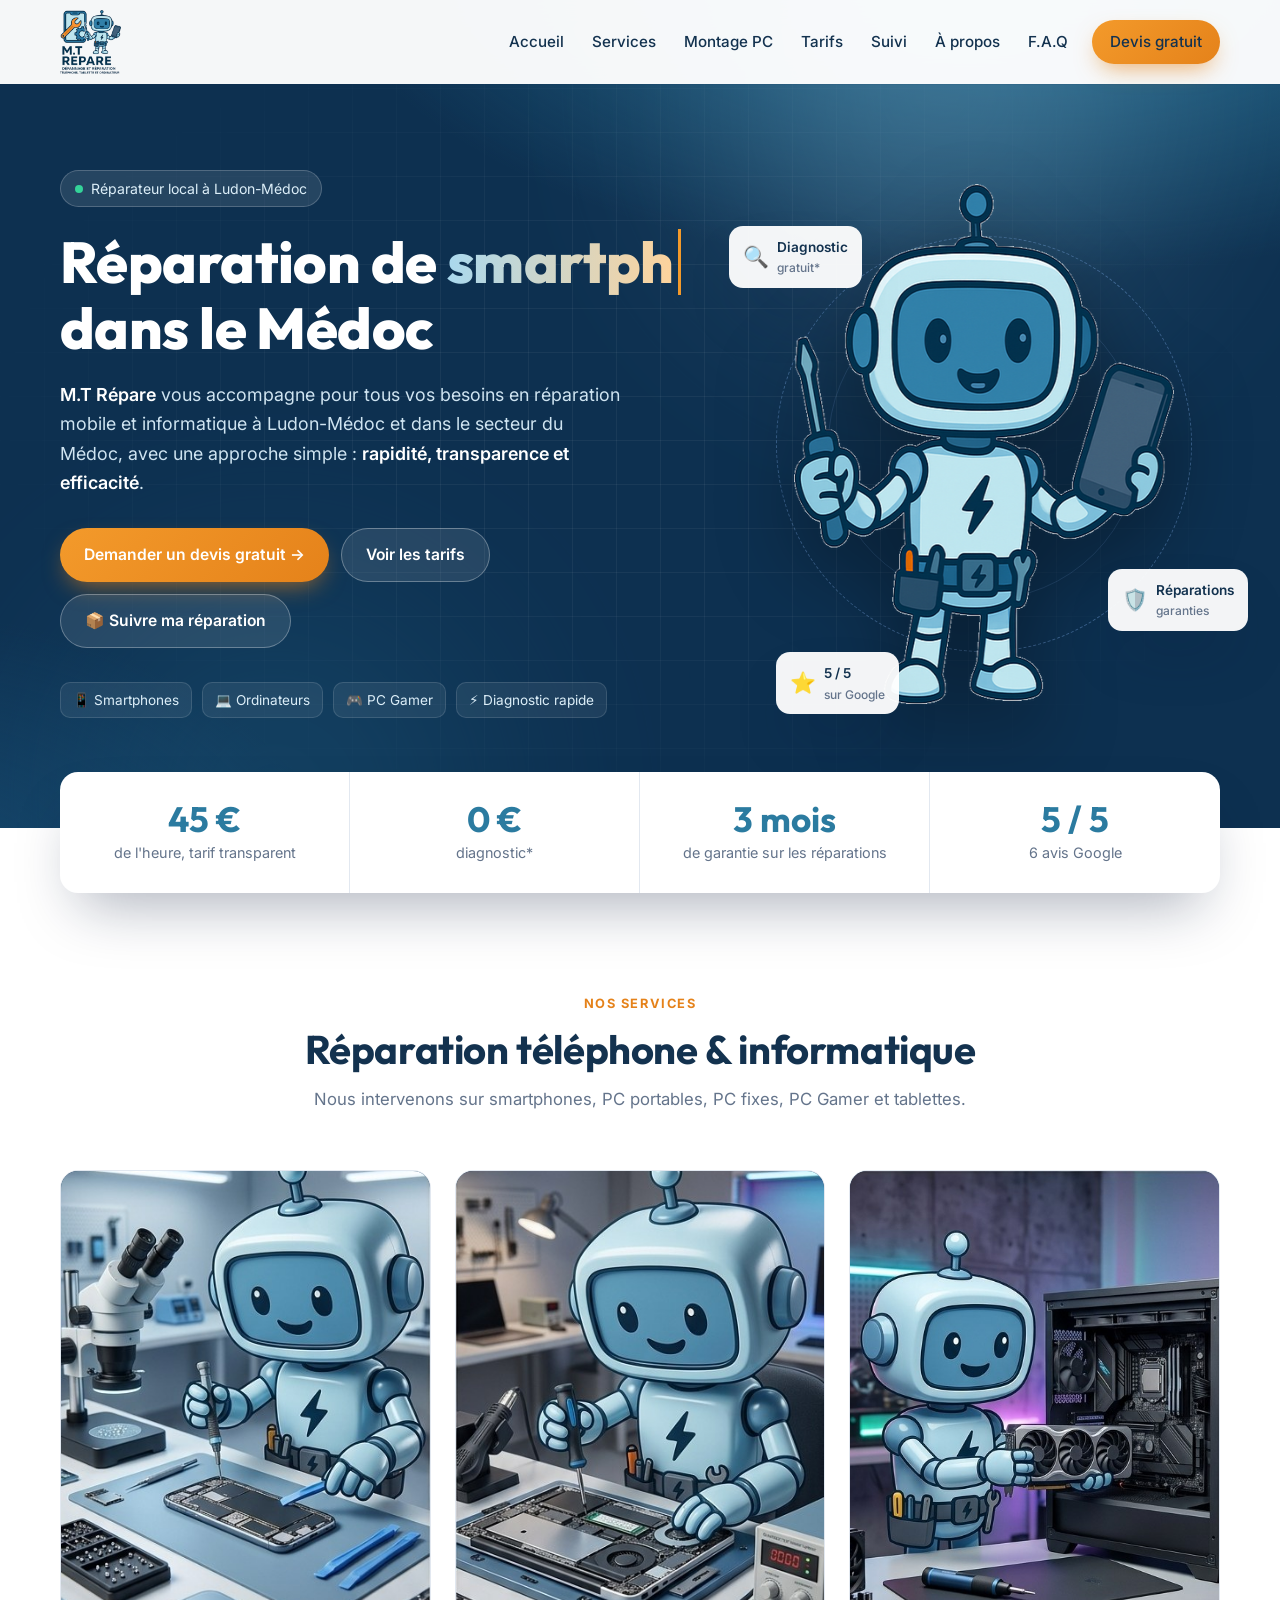
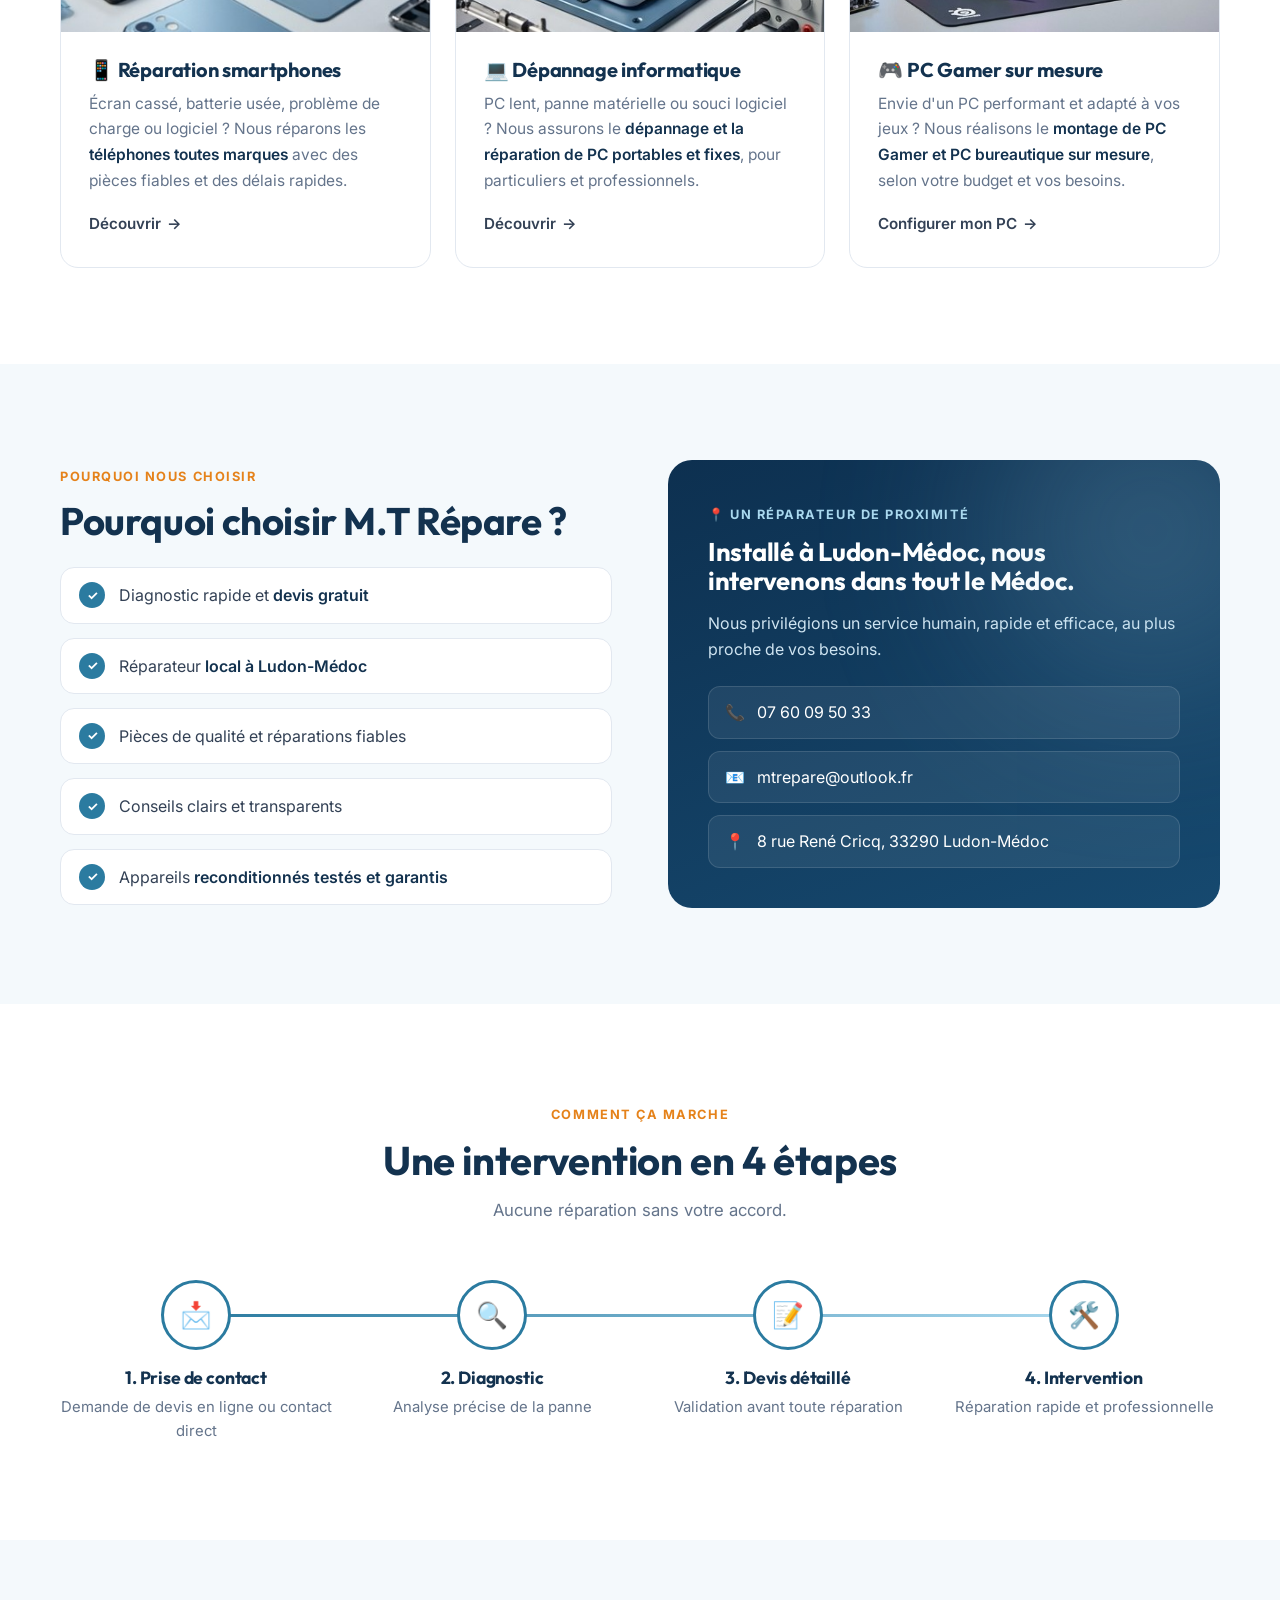
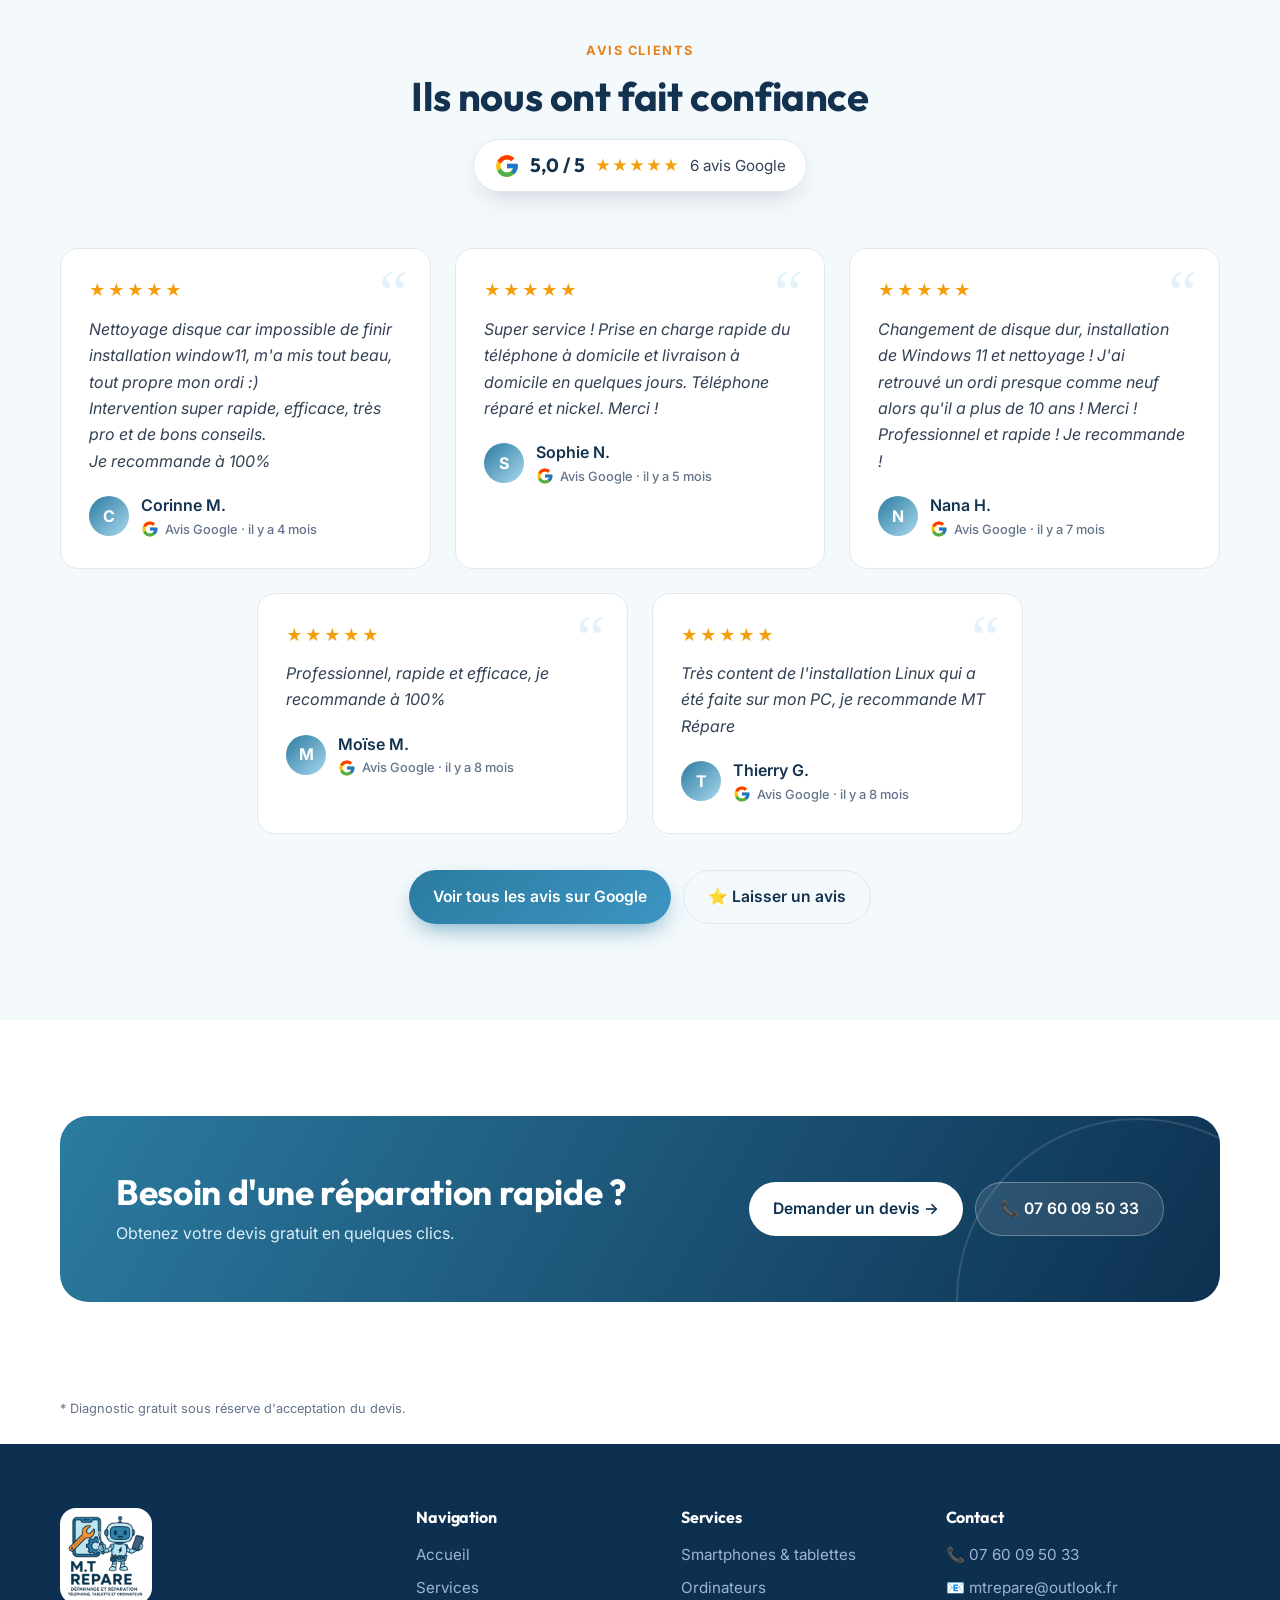
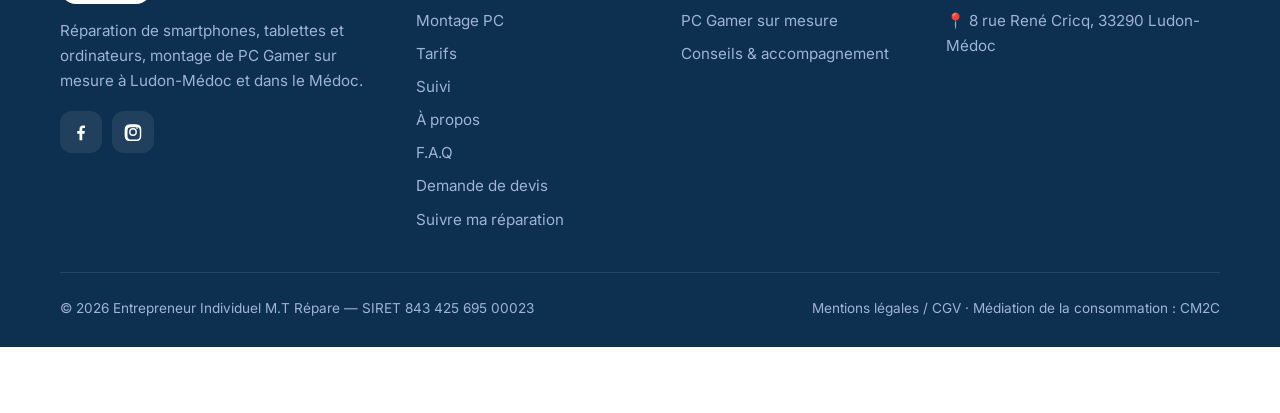
<file: index.html>
<!doctype html>
<html lang="fr">
<head>
<meta charset="utf-8">
<meta name="viewport" content="width=device-width, initial-scale=1">
<title>Réparation Téléphones &amp; PC à Ludon-Médoc | M.T Répare</title>
<meta name="description" content="M.T Répare est spécialisé dans la réparation de téléphones, ordinateurs et tablettes à Ludon-Médoc et dans le secteur du Médoc. Service fiable et transparent, avec devis gratuit.">
<link rel="canonical" href="https://www.mtrepare.fr/">
<meta property="og:type" content="website">
<meta property="og:title" content="Réparation Téléphones &amp; PC à Ludon-Médoc | M.T Répare">
<meta property="og:description" content="M.T Répare est spécialisé dans la réparation de téléphones, ordinateurs et tablettes à Ludon-Médoc et dans le secteur du Médoc. Service fiable et transparent, avec devis gratuit.">
<meta property="og:url" content="https://www.mtrepare.fr/">
<meta property="og:image" content="https://www.mtrepare.fr/img/logo-mascotte.png">
<meta name="twitter:card" content="summary_large_image">
<meta name="theme-color" content="#0B1B3A">
<link rel="icon" href="/img/mascotte.png">
<link rel="preconnect" href="https://fonts.googleapis.com">
<link rel="preconnect" href="https://fonts.gstatic.com" crossorigin>
<link href="https://fonts.googleapis.com/css2?family=Inter:wght@400;500;600;700&family=Outfit:wght@600;700;800&display=swap" rel="stylesheet">
<link rel="stylesheet" href="/assets/style.css">
<script type="application/ld+json">{"@context": "https://schema.org", "@type": "ComputerRepair", "name": "M.T Répare", "image": "https://www.mtrepare.fr/img/logo-mascotte.png", "logo": "https://www.mtrepare.fr/img/logo.png", "url": "https://www.mtrepare.fr/", "telephone": "+33760095033", "email": "mtrepare@outlook.fr", "priceRange": "€€", "address": {"@type": "PostalAddress", "streetAddress": "8 rue René Cricq", "postalCode": "33290", "addressLocality": "Ludon-Médoc", "addressRegion": "Gironde", "addressCountry": "FR"}, "areaServed": ["Ludon-Médoc", "Médoc", "Gironde"], "sameAs": ["https://facebook.com/mtrepare", "https://instagram.com/m.trepare"]}</script>

</head>
<body>
<a class="skip" href="#main">Passer au contenu principal</a>
<header class="header">
  <div class="container">
    <a class="brand" href="/" aria-label="M.T Répare — accueil"><img src="/img/logo.png" alt="M.T Répare" width="61" height="64" onerror="this.replaceWith(document.createTextNode('M.T Répare'))"></a>
    <nav class="nav" aria-label="Menu principal"><a href="/" data-path="/">Accueil</a><a href="/services" data-path="/services">Services</a><a href="/montage-pc" data-path="/montage-pc">Montage PC</a><a href="/tarifs" data-path="/tarifs">Tarifs</a><a href="/suivi" data-path="/suivi">Suivi</a><a href="/a-propos" data-path="/a-propos">À propos</a><a href="/f-a-q" data-path="/f-a-q">F.A.Q</a><a class="btn btn-accent" href="/devis">Devis gratuit</a></nav>
    <button class="burger" aria-label="Ouvrir le menu" aria-expanded="false"><span></span><span></span><span></span></button>
  </div>
</header>
<main id="main">

<section class="hero">
  <div class="glow g1"></div><div class="glow g2"></div>
  <div class="container hero-grid">
    <div>
      <span class="badge"><span class="dot"></span>Réparateur local à Ludon-Médoc</span>
      <h1>Réparation de <span class="grad rotator" data-words='["smartphone","tablette","PC portable","PC fixe","PC Gamer"]'>smartphone</span><br>dans le Médoc</h1>
      <p class="lead"><strong style="color:#fff">M.T Répare</strong> vous accompagne pour tous vos besoins en réparation mobile et informatique à Ludon-Médoc et dans le secteur du Médoc, avec une approche simple : <strong style="color:#fff">rapidité, transparence et efficacité</strong>.</p>
      <div class="cta">
        <a class="btn btn-accent" href="/devis">Demander un devis gratuit →</a>
        <a class="btn btn-ghost" href="/tarifs">Voir les tarifs</a>
        <a class="btn btn-ghost" href="/suivi">📦 Suivre ma réparation</a>
      </div>
      <div class="hero-tags"><span>📱 Smartphones</span><span>💻 Ordinateurs</span><span>🎮 PC Gamer</span><span>⚡ Diagnostic rapide</span></div>
    </div>
    <div class="hero-visual">
      <div class="ring"></div><div class="ring r2"></div>
      <img class="mascot" src="/img/mascotte.png" alt="La mascotte robot de M.T Répare" width="437" height="520">
      <div class="chip c1"><span class="ico">🔍</span><span>Diagnostic<small>gratuit*</small></span></div>
      <div class="chip c2"><span class="ico">🛡️</span><span>Réparations<small>garanties</small></span></div>
      <div class="chip c3"><span class="ico">⭐</span><span>5 / 5<small>sur Google</small></span></div>
    </div>
  </div>
</section>

<section class="stats">
  <div class="container">
    <div class="stats-grid reveal">
      <div class="stat"><b data-count="45" data-suffix=" €">45 €</b><span>de l'heure, tarif transparent</span></div>
      <div class="stat"><b>0 €</b><span>diagnostic*</span></div>
      <div class="stat"><b data-count="3" data-suffix=" mois">3 mois</b><span>de garantie sur les réparations</span></div>
      <div class="stat"><b>5 / 5</b><span>6 avis Google</span></div>
    </div>
  </div>
</section>

<section>
  <div class="container">
    <div class="section-head reveal"><span class="eyebrow">Nos services</span><h2>Réparation téléphone &amp; informatique</h2><p>Nous intervenons sur smartphones, PC portables, PC fixes, PC Gamer et tablettes.</p></div>
    <div class="cards">
      <a class="card has-img reveal d1" href="/services#telephone" style="color:inherit">
        <div class="img"><img src="/img/rep-telephone.jpg" alt="Réparation de smartphone" loading="lazy"></div>
        <div class="body"><h3>📱 Réparation smartphones</h3><p>Écran cassé, batterie usée, problème de charge ou logiciel ? Nous réparons les <strong>téléphones toutes marques</strong> avec des pièces fiables et des délais rapides.</p><span class="more">Découvrir <i>→</i></span></div>
      </a>
      <a class="card has-img reveal d2" href="/services#ordinateur" style="color:inherit">
        <div class="img"><img src="/img/rep-pc.jpg" alt="Dépannage d'ordinateur" loading="lazy"></div>
        <div class="body"><h3>💻 Dépannage informatique</h3><p>PC lent, panne matérielle ou souci logiciel ? Nous assurons le <strong>dépannage et la réparation de PC portables et fixes</strong>, pour particuliers et professionnels.</p><span class="more">Découvrir <i>→</i></span></div>
      </a>
      <a class="card has-img reveal d3" href="/montage-pc" style="color:inherit">
        <div class="img"><img src="/img/montage-pc.jpg" alt="Montage de PC Gamer sur mesure" loading="lazy" style="object-position:40% 50%"></div>
        <div class="body"><h3>🎮 PC Gamer sur mesure</h3><p>Envie d'un PC performant et adapté à vos jeux ? Nous réalisons le <strong>montage de PC Gamer et PC bureautique sur mesure</strong>, selon votre budget et vos besoins.</p><span class="more">Configurer mon PC <i>→</i></span></div>
      </a>
    </div>
  </div>
</section>

<section class="section-alt">
  <div class="container split">
    <div class="reveal">
      <span class="eyebrow">Pourquoi nous choisir</span>
      <h2 style="font-size:clamp(1.7rem,3.5vw,2.4rem)">Pourquoi choisir M.T Répare ?</h2>
      <ul class="checklist">
        <li><span class="tick">✓</span><span>Diagnostic rapide et <strong>devis gratuit</strong></span></li>
        <li><span class="tick">✓</span><span>Réparateur <strong>local à Ludon-Médoc</strong></span></li>
        <li><span class="tick">✓</span><span>Pièces de qualité et réparations fiables</span></li>
        <li><span class="tick">✓</span><span>Conseils clairs et transparents</span></li>
        <li><span class="tick">✓</span><span>Appareils <strong>reconditionnés testés et garantis</strong></span></li>
      </ul>
    </div>
    <div class="panel reveal d2">
      <span class="eyebrow" style="color:var(--cyan)">📍 Un réparateur de proximité</span>
      <h3>Installé à Ludon-Médoc, nous intervenons dans tout le Médoc.</h3>
      <p>Nous privilégions un service humain, rapide et efficace, au plus proche de vos besoins.</p>
      <div class="meta">
        <a href="tel:+33760095033">📞 <span>07 60 09 50 33</span></a>
        <a href="mailto:mtrepare@outlook.fr">📧 <span>mtrepare@outlook.fr</span></a>
        <div>📍 <span>8 rue René Cricq, 33290 Ludon-Médoc</span></div>
      </div>
    </div>
  </div>
</section>

<section>
  <div class="container">
    <div class="section-head reveal"><span class="eyebrow">Comment ça marche</span><h2>Une intervention en 4 étapes</h2><p>Aucune réparation sans votre accord.</p></div>
    <div class="steps">
      <div class="bar"></div>
      <div class="step"><div class="num">📩</div><h3>1. Prise de contact</h3><p>Demande de devis en ligne ou contact direct</p></div>
      <div class="step"><div class="num">🔍</div><h3>2. Diagnostic</h3><p>Analyse précise de la panne</p></div>
      <div class="step"><div class="num">📝</div><h3>3. Devis détaillé</h3><p>Validation avant toute réparation</p></div>
      <div class="step"><div class="num">🛠️</div><h3>4. Intervention</h3><p>Réparation rapide et professionnelle</p></div>
    </div>
  </div>
</section>

<section class="section-alt">
  <div class="container">
    <div class="section-head reveal"><span class="eyebrow">Avis clients</span><h2>Ils nous ont fait confiance</h2>
      <a class="gbadge" href="https://www.google.com/search?q=M.T+R%C3%A9pare+Ludon-M%C3%A9doc" target="_blank" rel="noopener"><svg viewBox="0 0 48 48" width="26" height="26" aria-hidden="true"><path fill="#FFC107" d="M43.6 20.5H42V20H24v8h11.3C33.7 32.7 29.2 36 24 36c-6.6 0-12-5.4-12-12s5.4-12 12-12c3.1 0 5.8 1.2 7.9 3.1l5.7-5.7C34 6.1 29.3 4 24 4 12.9 4 4 12.9 4 24s8.9 20 20 20 20-8.9 20-20c0-1.3-.1-2.4-.4-3.5z"/><path fill="#FF3D00" d="M6.3 14.7l6.6 4.8C14.7 15.1 19 12 24 12c3.1 0 5.8 1.2 7.9 3.1l5.7-5.7C34 6.1 29.3 4 24 4 16.3 4 9.7 8.3 6.3 14.7z"/><path fill="#4CAF50" d="M24 44c5.2 0 9.9-2 13.4-5.2l-6.2-5.2C29.2 35.1 26.7 36 24 36c-5.2 0-9.6-3.3-11.3-7.9l-6.5 5C9.5 39.6 16.2 44 24 44z"/><path fill="#1976D2" d="M43.6 20.5H42V20H24v8h11.3c-.8 2.2-2.2 4.2-4.1 5.6l6.2 5.2C37 39.2 44 34 44 24c0-1.3-.1-2.4-.4-3.5z"/></svg><b>5,0 / 5</b><span class="stars">★★★★★</span><span>6 avis Google</span></a>
    </div>
    <div class="reviews"><div class="review reveal d1"><span class="q">“</span><div class="stars">★★★★★</div><p>Nettoyage disque car impossible de finir installation window11, m'a mis tout beau, tout propre mon ordi :)<br>Intervention super rapide, efficace, très pro et de bons conseils.<br>Je recommande à 100%</p><div class="who"><span class="av">C</span><span>Corinne M.<small class="src"><svg viewBox="0 0 48 48" width="18" height="18" aria-hidden="true"><path fill="#FFC107" d="M43.6 20.5H42V20H24v8h11.3C33.7 32.7 29.2 36 24 36c-6.6 0-12-5.4-12-12s5.4-12 12-12c3.1 0 5.8 1.2 7.9 3.1l5.7-5.7C34 6.1 29.3 4 24 4 12.9 4 4 12.9 4 24s8.9 20 20 20 20-8.9 20-20c0-1.3-.1-2.4-.4-3.5z"/><path fill="#FF3D00" d="M6.3 14.7l6.6 4.8C14.7 15.1 19 12 24 12c3.1 0 5.8 1.2 7.9 3.1l5.7-5.7C34 6.1 29.3 4 24 4 16.3 4 9.7 8.3 6.3 14.7z"/><path fill="#4CAF50" d="M24 44c5.2 0 9.9-2 13.4-5.2l-6.2-5.2C29.2 35.1 26.7 36 24 36c-5.2 0-9.6-3.3-11.3-7.9l-6.5 5C9.5 39.6 16.2 44 24 44z"/><path fill="#1976D2" d="M43.6 20.5H42V20H24v8h11.3c-.8 2.2-2.2 4.2-4.1 5.6l6.2 5.2C37 39.2 44 34 44 24c0-1.3-.1-2.4-.4-3.5z"/></svg> Avis Google · il y a 4 mois</small></span></div></div><div class="review reveal d2"><span class="q">“</span><div class="stars">★★★★★</div><p>Super service ! Prise en charge rapide du téléphone à domicile et livraison à domicile en quelques jours. Téléphone réparé et nickel. Merci !</p><div class="who"><span class="av">S</span><span>Sophie N.<small class="src"><svg viewBox="0 0 48 48" width="18" height="18" aria-hidden="true"><path fill="#FFC107" d="M43.6 20.5H42V20H24v8h11.3C33.7 32.7 29.2 36 24 36c-6.6 0-12-5.4-12-12s5.4-12 12-12c3.1 0 5.8 1.2 7.9 3.1l5.7-5.7C34 6.1 29.3 4 24 4 12.9 4 4 12.9 4 24s8.9 20 20 20 20-8.9 20-20c0-1.3-.1-2.4-.4-3.5z"/><path fill="#FF3D00" d="M6.3 14.7l6.6 4.8C14.7 15.1 19 12 24 12c3.1 0 5.8 1.2 7.9 3.1l5.7-5.7C34 6.1 29.3 4 24 4 16.3 4 9.7 8.3 6.3 14.7z"/><path fill="#4CAF50" d="M24 44c5.2 0 9.9-2 13.4-5.2l-6.2-5.2C29.2 35.1 26.7 36 24 36c-5.2 0-9.6-3.3-11.3-7.9l-6.5 5C9.5 39.6 16.2 44 24 44z"/><path fill="#1976D2" d="M43.6 20.5H42V20H24v8h11.3c-.8 2.2-2.2 4.2-4.1 5.6l6.2 5.2C37 39.2 44 34 44 24c0-1.3-.1-2.4-.4-3.5z"/></svg> Avis Google · il y a 5 mois</small></span></div></div><div class="review reveal d3"><span class="q">“</span><div class="stars">★★★★★</div><p>Changement de disque dur, installation de Windows 11 et nettoyage ! J'ai retrouvé un ordi presque comme neuf alors qu'il a plus de 10 ans ! Merci !<br>Professionnel et rapide ! Je recommande !</p><div class="who"><span class="av">N</span><span>Nana H.<small class="src"><svg viewBox="0 0 48 48" width="18" height="18" aria-hidden="true"><path fill="#FFC107" d="M43.6 20.5H42V20H24v8h11.3C33.7 32.7 29.2 36 24 36c-6.6 0-12-5.4-12-12s5.4-12 12-12c3.1 0 5.8 1.2 7.9 3.1l5.7-5.7C34 6.1 29.3 4 24 4 12.9 4 4 12.9 4 24s8.9 20 20 20 20-8.9 20-20c0-1.3-.1-2.4-.4-3.5z"/><path fill="#FF3D00" d="M6.3 14.7l6.6 4.8C14.7 15.1 19 12 24 12c3.1 0 5.8 1.2 7.9 3.1l5.7-5.7C34 6.1 29.3 4 24 4 16.3 4 9.7 8.3 6.3 14.7z"/><path fill="#4CAF50" d="M24 44c5.2 0 9.9-2 13.4-5.2l-6.2-5.2C29.2 35.1 26.7 36 24 36c-5.2 0-9.6-3.3-11.3-7.9l-6.5 5C9.5 39.6 16.2 44 24 44z"/><path fill="#1976D2" d="M43.6 20.5H42V20H24v8h11.3c-.8 2.2-2.2 4.2-4.1 5.6l6.2 5.2C37 39.2 44 34 44 24c0-1.3-.1-2.4-.4-3.5z"/></svg> Avis Google · il y a 7 mois</small></span></div></div><div class="review reveal d1"><span class="q">“</span><div class="stars">★★★★★</div><p>Professionnel, rapide et efficace, je recommande à 100%</p><div class="who"><span class="av">M</span><span>Moïse M.<small class="src"><svg viewBox="0 0 48 48" width="18" height="18" aria-hidden="true"><path fill="#FFC107" d="M43.6 20.5H42V20H24v8h11.3C33.7 32.7 29.2 36 24 36c-6.6 0-12-5.4-12-12s5.4-12 12-12c3.1 0 5.8 1.2 7.9 3.1l5.7-5.7C34 6.1 29.3 4 24 4 12.9 4 4 12.9 4 24s8.9 20 20 20 20-8.9 20-20c0-1.3-.1-2.4-.4-3.5z"/><path fill="#FF3D00" d="M6.3 14.7l6.6 4.8C14.7 15.1 19 12 24 12c3.1 0 5.8 1.2 7.9 3.1l5.7-5.7C34 6.1 29.3 4 24 4 16.3 4 9.7 8.3 6.3 14.7z"/><path fill="#4CAF50" d="M24 44c5.2 0 9.9-2 13.4-5.2l-6.2-5.2C29.2 35.1 26.7 36 24 36c-5.2 0-9.6-3.3-11.3-7.9l-6.5 5C9.5 39.6 16.2 44 24 44z"/><path fill="#1976D2" d="M43.6 20.5H42V20H24v8h11.3c-.8 2.2-2.2 4.2-4.1 5.6l6.2 5.2C37 39.2 44 34 44 24c0-1.3-.1-2.4-.4-3.5z"/></svg> Avis Google · il y a 8 mois</small></span></div></div><div class="review reveal d2"><span class="q">“</span><div class="stars">★★★★★</div><p>Très content de l'installation Linux qui a été faite sur mon PC, je recommande MT Répare</p><div class="who"><span class="av">T</span><span>Thierry G.<small class="src"><svg viewBox="0 0 48 48" width="18" height="18" aria-hidden="true"><path fill="#FFC107" d="M43.6 20.5H42V20H24v8h11.3C33.7 32.7 29.2 36 24 36c-6.6 0-12-5.4-12-12s5.4-12 12-12c3.1 0 5.8 1.2 7.9 3.1l5.7-5.7C34 6.1 29.3 4 24 4 12.9 4 4 12.9 4 24s8.9 20 20 20 20-8.9 20-20c0-1.3-.1-2.4-.4-3.5z"/><path fill="#FF3D00" d="M6.3 14.7l6.6 4.8C14.7 15.1 19 12 24 12c3.1 0 5.8 1.2 7.9 3.1l5.7-5.7C34 6.1 29.3 4 24 4 16.3 4 9.7 8.3 6.3 14.7z"/><path fill="#4CAF50" d="M24 44c5.2 0 9.9-2 13.4-5.2l-6.2-5.2C29.2 35.1 26.7 36 24 36c-5.2 0-9.6-3.3-11.3-7.9l-6.5 5C9.5 39.6 16.2 44 24 44z"/><path fill="#1976D2" d="M43.6 20.5H42V20H24v8h11.3c-.8 2.2-2.2 4.2-4.1 5.6l6.2 5.2C37 39.2 44 34 44 24c0-1.3-.1-2.4-.4-3.5z"/></svg> Avis Google · il y a 8 mois</small></span></div></div></div>
    <div class="reviews-cta reveal"><a class="btn btn-primary" href="https://www.google.com/search?q=M.T+R%C3%A9pare+Ludon-M%C3%A9doc" target="_blank" rel="noopener">Voir tous les avis sur Google</a><a class="btn btn-back" href="https://g.page/r/CeWvv-VzhUriEBM/review" target="_blank" rel="noopener">⭐ Laisser un avis</a></div>
  </div>
</section>
<section style="padding-top:96px;padding-bottom:0"></section>

<section class="cta-band">
  <div class="container">
    <div class="cta-box reveal">
      <div><h2>Besoin d'une réparation rapide ?</h2><p>Obtenez votre devis gratuit en quelques clics.</p></div>
      <div class="actions"><a class="btn btn-light" href="/devis">Demander un devis →</a><a class="btn btn-ghost" href="tel:+33760095033">📞 07 60 09 50 33</a></div>
    </div>
  </div>
</section>
<p class="container" style="font-size:.8rem;color:var(--muted);padding-bottom:24px">* Diagnostic gratuit sous réserve d'acceptation du devis.</p>

</main>
<footer class="footer">
  <div class="container">
    <div class="footer-grid">
      <div>
        <a class="brand" href="/" style="background:#fff;border-radius:16px;padding:8px;display:inline-flex"><img src="/img/logo.png" alt="M.T Répare" width="76" height="80" style="height:80px" onerror="this.replaceWith(document.createTextNode('M.T Répare'))"></a>
        <p>Réparation de smartphones, tablettes et ordinateurs, montage de PC Gamer sur mesure à Ludon-Médoc et dans le Médoc.</p>
        <div class="socials">
          <a href="https://facebook.com/mtrepare" target="_blank" rel="noopener" aria-label="Facebook"><svg viewBox="0 0 24 24" aria-hidden="true"><path d="M13.5 22v-8h2.7l.4-3.2h-3.1V8.8c0-.9.3-1.5 1.6-1.5h1.7V4.4c-.3 0-1.3-.1-2.5-.1-2.4 0-4.1 1.5-4.1 4.2v2.3H7.5V14h2.7v8h3.3z"/></svg></a>
          <a href="https://instagram.com/m.trepare" target="_blank" rel="noopener" aria-label="Instagram"><svg viewBox="0 0 24 24" aria-hidden="true"><path d="M12 7.3A4.7 4.7 0 1 0 16.7 12 4.7 4.7 0 0 0 12 7.3zm0 7.7a3 3 0 1 1 3-3 3 3 0 0 1-3 3zm6-7.9a1.1 1.1 0 1 1-1.1-1.1A1.1 1.1 0 0 1 18 7.1zM21.9 8.2a5.4 5.4 0 0 0-1.5-3.8 5.4 5.4 0 0 0-3.8-1.5C15.1 2.8 8.9 2.8 7.4 2.9a5.4 5.4 0 0 0-3.8 1.5A5.4 5.4 0 0 0 2.1 8.2c-.1 1.5-.1 7.7 0 9.2a5.4 5.4 0 0 0 1.5 3.8 5.4 5.4 0 0 0 3.8 1.5c1.5.1 7.7.1 9.2 0a5.4 5.4 0 0 0 3.8-1.5 5.4 5.4 0 0 0 1.5-3.8c.1-1.5.1-7.7 0-9.2zM19.8 19a3 3 0 0 1-1.7 1.7c-1.2.5-4 .4-5.3.4s-4.1.1-5.3-.4A3 3 0 0 1 5.8 19c-.5-1.2-.4-4-.4-5.3s-.1-4.1.4-5.3a3 3 0 0 1 1.7-1.7c1.2-.5 4-.4 5.3-.4s4.1-.1 5.3.4a3 3 0 0 1 1.7 1.7c.5 1.2.4 4 .4 5.3s.1 4.1-.4 5.3z"/></svg></a>
        </div>
      </div>
      <div>
        <h4>Navigation</h4>
        <ul><li><a href="/">Accueil</a></li><li><a href="/services">Services</a></li><li><a href="/montage-pc">Montage PC</a></li><li><a href="/tarifs">Tarifs</a></li><li><a href="/suivi">Suivi</a></li><li><a href="/a-propos">À propos</a></li><li><a href="/f-a-q">F.A.Q</a></li><li><a href="/devis">Demande de devis</a></li><li><a href="/suivi">Suivre ma réparation</a></li></ul>
      </div>
      <div>
        <h4>Services</h4>
        <ul>
          <li><a href="/services#telephone">Smartphones &amp; tablettes</a></li>
          <li><a href="/services#ordinateur">Ordinateurs</a></li>
          <li><a href="/montage-pc">PC Gamer sur mesure</a></li>
          <li><a href="/services#conseils">Conseils &amp; accompagnement</a></li>
        </ul>
      </div>
      <div>
        <h4>Contact</h4>
        <ul>
          <li>📞 <a href="tel:+33760095033">07 60 09 50 33</a></li>
          <li>📧 <a href="mailto:mtrepare@outlook.fr">mtrepare@outlook.fr</a></li>
          <li>📍 8 rue René Cricq, 33290 Ludon-Médoc</li>
        </ul>
      </div>
    </div>
    <div class="footer-bottom">
      <span>© <span data-year>2026</span> Entrepreneur Individuel M.T Répare — SIRET 843 425 695 00023</span>
      <span><a href="/f-a-q#cgv">Mentions légales / CGV</a> · <a href="/f-a-q#mediation">Médiation de la consommation : CM2C</a></span>
    </div>
  </div>
</footer>
<a class="fab" href="tel:+33760095033" aria-label="Appeler M.T Répare">📞</a>
<button class="to-top" aria-label="Revenir en haut">↑</button>
<script src="/assets/config.js"></script>
<script src="/assets/main.js" defer></script>
</body>
</html>
</file>
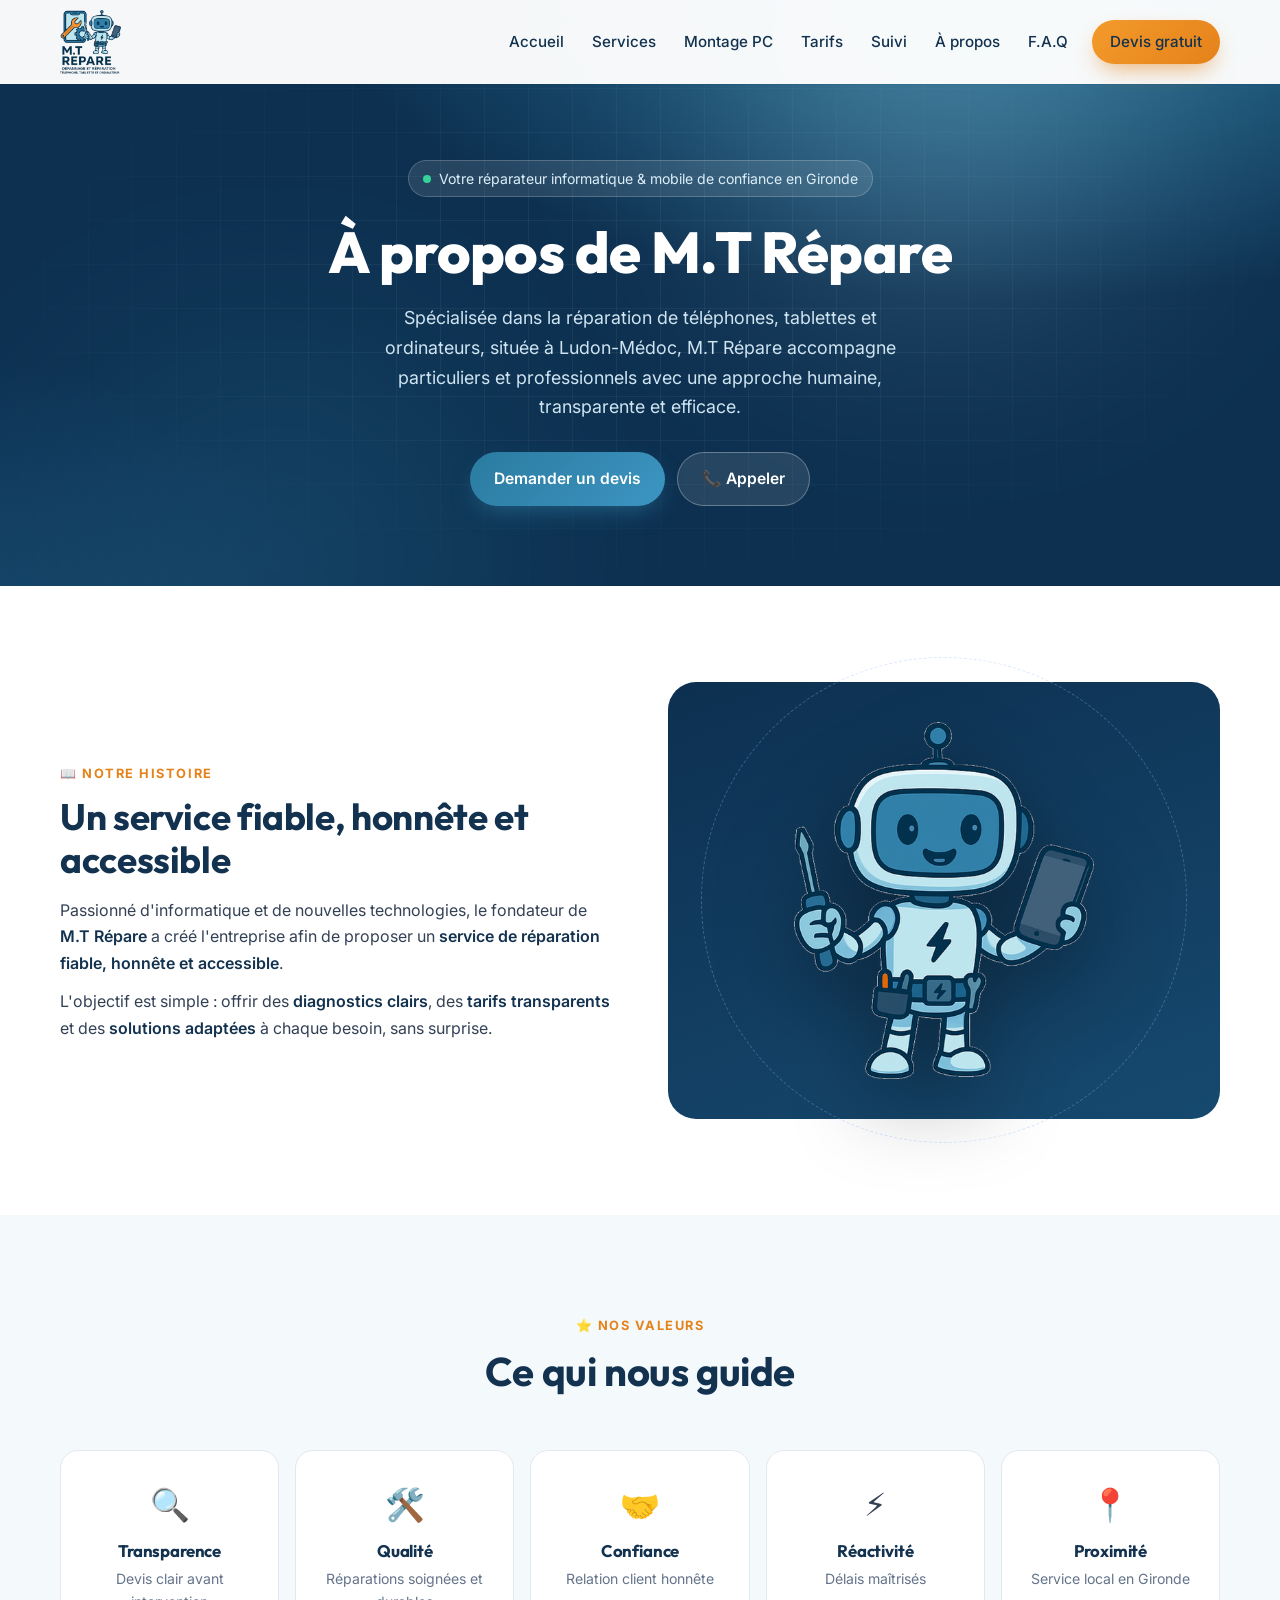
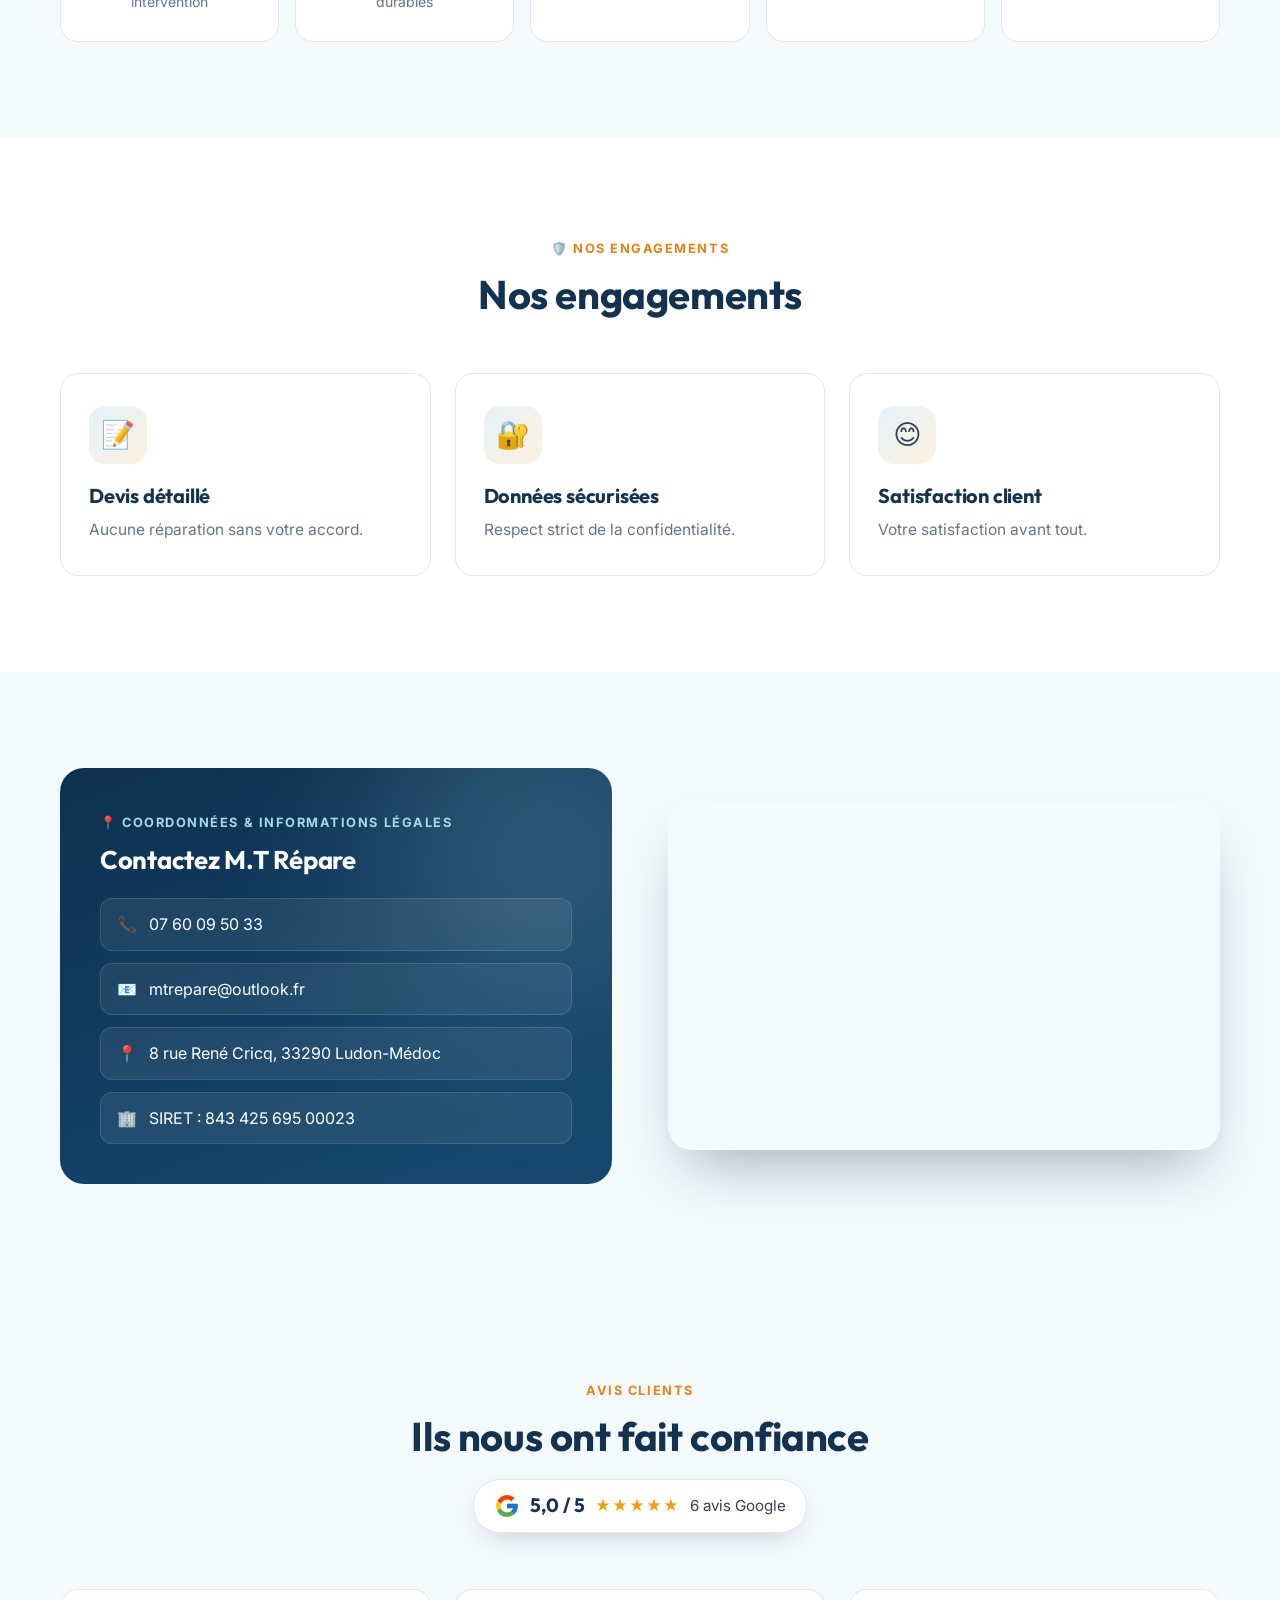
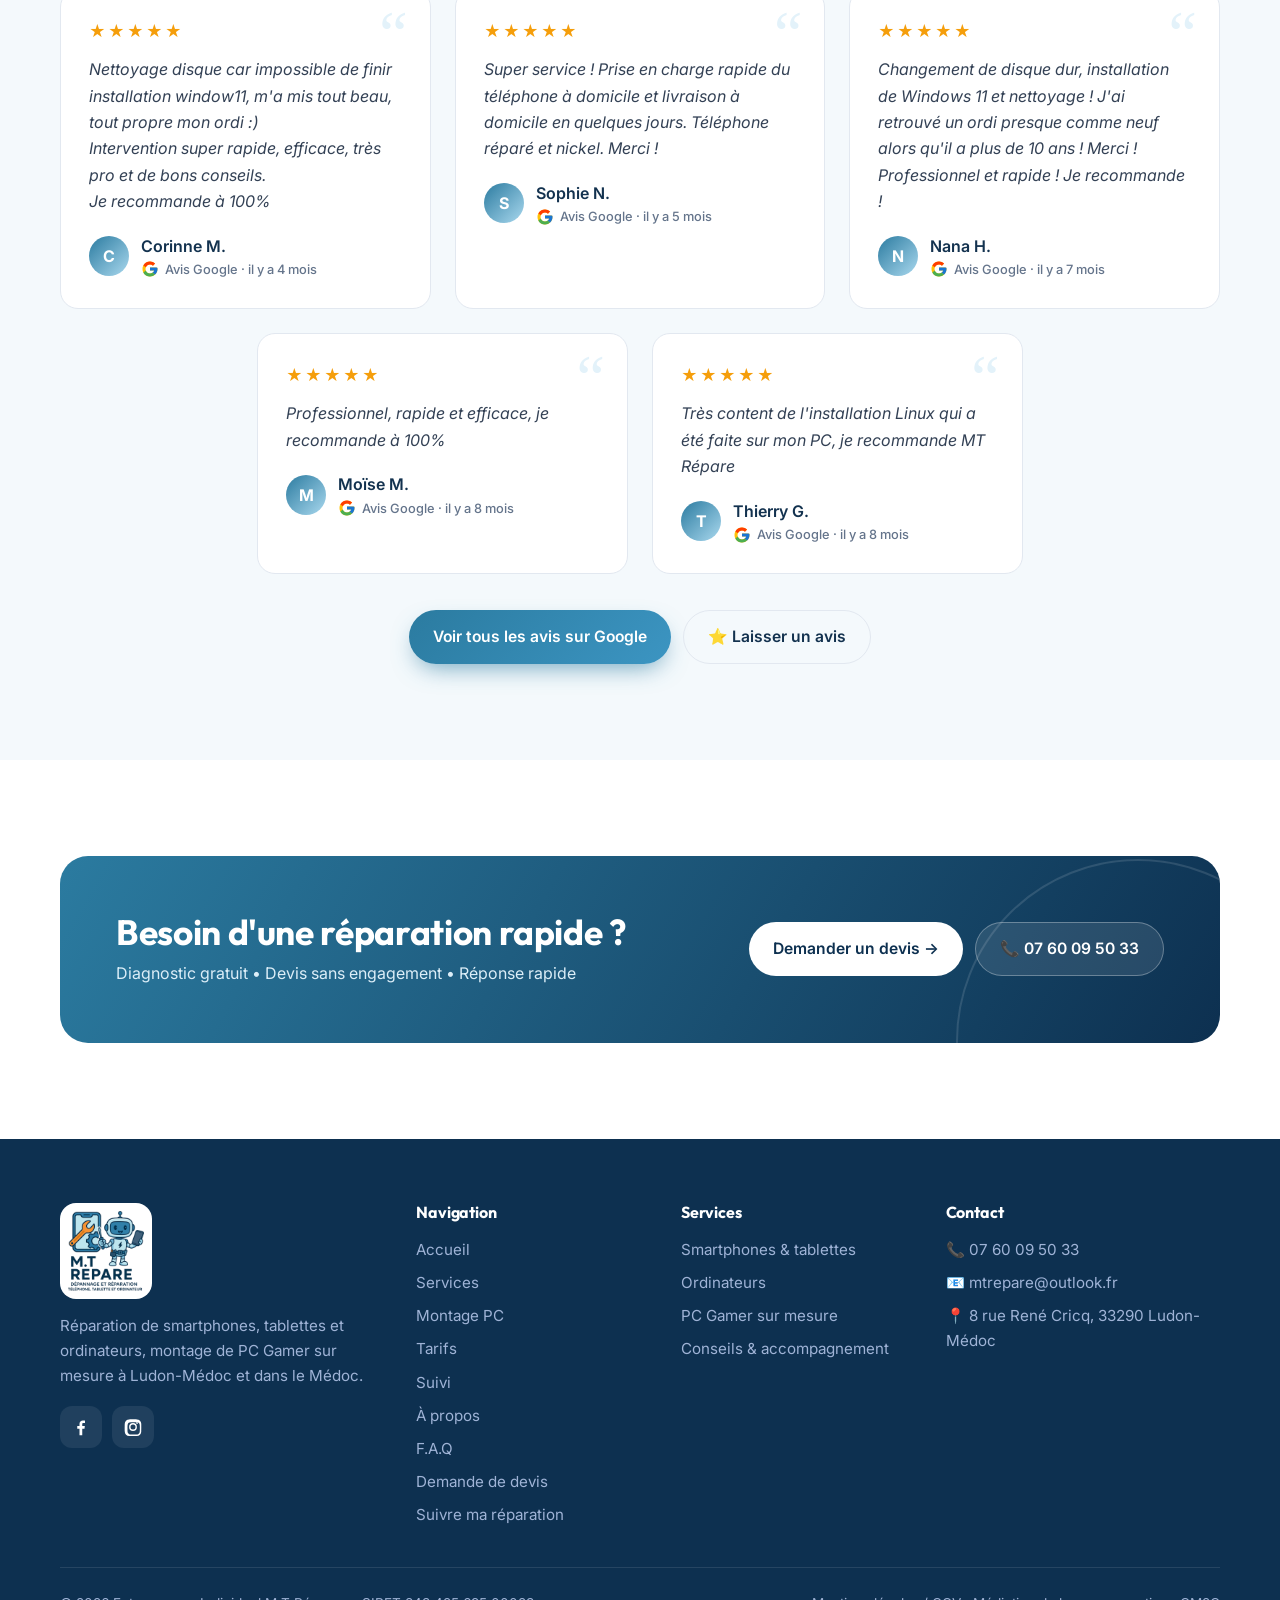
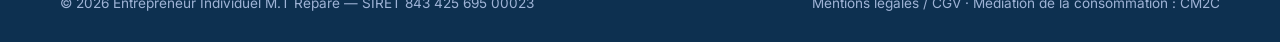
<file: a-propos/index.html>
<!doctype html>
<html lang="fr">
<head>
<meta charset="utf-8">
<meta name="viewport" content="width=device-width, initial-scale=1">
<title>À propos – Réparateur téléphone &amp; informatique à Ludon-Médoc | M.T Répare</title>
<meta name="description" content="Découvrez M.T Répare, votre réparateur local à Ludon-Médoc. Diagnostic gratuit, réparations fiables et service de proximité.">
<link rel="canonical" href="https://www.mtrepare.fr/a-propos">
<meta property="og:type" content="website">
<meta property="og:title" content="À propos – Réparateur téléphone &amp; informatique à Ludon-Médoc | M.T Répare">
<meta property="og:description" content="Découvrez M.T Répare, votre réparateur local à Ludon-Médoc. Diagnostic gratuit, réparations fiables et service de proximité.">
<meta property="og:url" content="https://www.mtrepare.fr/a-propos">
<meta property="og:image" content="https://www.mtrepare.fr/img/mascotte.png">
<meta name="twitter:card" content="summary_large_image">
<meta name="theme-color" content="#0B1B3A">
<link rel="icon" href="/img/mascotte.png">
<link rel="preconnect" href="https://fonts.googleapis.com">
<link rel="preconnect" href="https://fonts.gstatic.com" crossorigin>
<link href="https://fonts.googleapis.com/css2?family=Inter:wght@400;500;600;700&family=Outfit:wght@600;700;800&display=swap" rel="stylesheet">
<link rel="stylesheet" href="/assets/style.css">
<script type="application/ld+json">{"@context": "https://schema.org", "@type": "ComputerRepair", "name": "M.T Répare", "image": "https://www.mtrepare.fr/img/logo-mascotte.png", "logo": "https://www.mtrepare.fr/img/logo.png", "url": "https://www.mtrepare.fr/", "telephone": "+33760095033", "email": "mtrepare@outlook.fr", "priceRange": "€€", "address": {"@type": "PostalAddress", "streetAddress": "8 rue René Cricq", "postalCode": "33290", "addressLocality": "Ludon-Médoc", "addressRegion": "Gironde", "addressCountry": "FR"}, "areaServed": ["Ludon-Médoc", "Médoc", "Gironde"], "sameAs": ["https://facebook.com/mtrepare", "https://instagram.com/m.trepare"]}</script>

</head>
<body>
<a class="skip" href="#main">Passer au contenu principal</a>
<header class="header">
  <div class="container">
    <a class="brand" href="/" aria-label="M.T Répare — accueil"><img src="/img/logo.png" alt="M.T Répare" width="61" height="64" onerror="this.replaceWith(document.createTextNode('M.T Répare'))"></a>
    <nav class="nav" aria-label="Menu principal"><a href="/" data-path="/">Accueil</a><a href="/services" data-path="/services">Services</a><a href="/montage-pc" data-path="/montage-pc">Montage PC</a><a href="/tarifs" data-path="/tarifs">Tarifs</a><a href="/suivi" data-path="/suivi">Suivi</a><a href="/a-propos" data-path="/a-propos">À propos</a><a href="/f-a-q" data-path="/f-a-q">F.A.Q</a><a class="btn btn-accent" href="/devis">Devis gratuit</a></nav>
    <button class="burger" aria-label="Ouvrir le menu" aria-expanded="false"><span></span><span></span><span></span></button>
  </div>
</header>
<main id="main">

<section class="hero small">
  <div class="glow g1"></div><div class="glow g2"></div>
  <div class="container">
    <span class="badge"><span class="dot"></span>Votre réparateur informatique &amp; mobile de confiance en Gironde</span>
    <h1>À propos de M.T Répare</h1>
    <p class="lead">Spécialisée dans la réparation de téléphones, tablettes et ordinateurs, située à Ludon-Médoc, M.T Répare accompagne particuliers et professionnels avec une approche humaine, transparente et efficace.</p>
    <div class="cta"><a class="btn btn-primary" href="/devis">Demander un devis</a><a class="btn btn-ghost" href="tel:+33760095033">📞 Appeler</a></div>
    
  </div>
</section>
<section>
  <div class="container split">
    <div class="reveal">
      <span class="eyebrow">📖 Notre histoire</span>
      <h2 style="font-size:clamp(1.6rem,3vw,2.3rem);margin-bottom:16px">Un service fiable, honnête et accessible</h2>
      <p>Passionné d'informatique et de nouvelles technologies, le fondateur de <strong>M.T Répare</strong> a créé l'entreprise afin de proposer un <strong>service de réparation fiable, honnête et accessible</strong>.</p>
      <p style="margin-top:12px">L'objectif est simple : offrir des <strong>diagnostics clairs</strong>, des <strong>tarifs transparents</strong> et des <strong>solutions adaptées</strong> à chaque besoin, sans surprise.</p>
    </div>
    <div class="hero-visual reveal d2" style="background:linear-gradient(160deg,var(--navy),var(--navy-2));border-radius:28px;padding:40px">
      <div class="ring"></div>
      <img class="mascot" src="/img/mascotte.png" alt="Mascotte M.T Répare" style="width:min(300px,80%)" loading="lazy">
    </div>
  </div>
</section>
<section class="section-alt">
  <div class="container">
    <div class="section-head reveal"><span class="eyebrow">⭐ Nos valeurs</span><h2>Ce qui nous guide</h2></div>
    <div class="values">
      <div class="value reveal d1"><div class="e">🔍</div><h3>Transparence</h3><p>Devis clair avant intervention</p></div>
      <div class="value reveal d2"><div class="e">🛠️</div><h3>Qualité</h3><p>Réparations soignées et durables</p></div>
      <div class="value reveal d3"><div class="e">🤝</div><h3>Confiance</h3><p>Relation client honnête</p></div>
      <div class="value reveal d4"><div class="e">⚡</div><h3>Réactivité</h3><p>Délais maîtrisés</p></div>
      <div class="value reveal d4"><div class="e">📍</div><h3>Proximité</h3><p>Service local en Gironde</p></div>
    </div>
  </div>
</section>
<section>
  <div class="container">
    <div class="section-head reveal"><span class="eyebrow">🛡️ Nos engagements</span><h2>Nos engagements</h2></div>
    <div class="cards">
      <div class="card reveal d1"><div class="icon">📝</div><h3>Devis détaillé</h3><p>Aucune réparation sans votre accord.</p></div>
      <div class="card reveal d2"><div class="icon">🔐</div><h3>Données sécurisées</h3><p>Respect strict de la confidentialité.</p></div>
      <div class="card reveal d3"><div class="icon">😊</div><h3>Satisfaction client</h3><p>Votre satisfaction avant tout.</p></div>
    </div>
  </div>
</section>
<section class="section-alt" id="contact">
  <div class="container split">
    <div class="panel reveal">
      <span class="eyebrow" style="color:var(--cyan)">📍 Coordonnées &amp; informations légales</span>
      <h3>Contactez M.T Répare</h3>
      <div class="meta">
        <a href="tel:+33760095033">📞 <span>07 60 09 50 33</span></a>
        <a href="mailto:mtrepare@outlook.fr">📧 <span>mtrepare@outlook.fr</span></a>
        <div>📍 <span>8 rue René Cricq, 33290 Ludon-Médoc</span></div>
        <div>🏢 <span>SIRET : 843 425 695 00023</span></div>
      </div>
    </div>
    <div class="reveal d2" style="border-radius:24px;overflow:hidden;box-shadow:var(--shadow-lg);min-height:340px">
      <iframe title="Plan d'accès M.T Répare" src="https://www.google.com/maps?q=8+rue+Ren%C3%A9+Cricq,+33290+Ludon-M%C3%A9doc&output=embed" style="border:0;width:100%;height:100%;min-height:340px" loading="lazy" referrerpolicy="no-referrer-when-downgrade"></iframe>
    </div>
  </div>
</section>

<section class="section-alt">
  <div class="container">
    <div class="section-head reveal"><span class="eyebrow">Avis clients</span><h2>Ils nous ont fait confiance</h2>
      <a class="gbadge" href="https://www.google.com/search?q=M.T+R%C3%A9pare+Ludon-M%C3%A9doc" target="_blank" rel="noopener"><svg viewBox="0 0 48 48" width="26" height="26" aria-hidden="true"><path fill="#FFC107" d="M43.6 20.5H42V20H24v8h11.3C33.7 32.7 29.2 36 24 36c-6.6 0-12-5.4-12-12s5.4-12 12-12c3.1 0 5.8 1.2 7.9 3.1l5.7-5.7C34 6.1 29.3 4 24 4 12.9 4 4 12.9 4 24s8.9 20 20 20 20-8.9 20-20c0-1.3-.1-2.4-.4-3.5z"/><path fill="#FF3D00" d="M6.3 14.7l6.6 4.8C14.7 15.1 19 12 24 12c3.1 0 5.8 1.2 7.9 3.1l5.7-5.7C34 6.1 29.3 4 24 4 16.3 4 9.7 8.3 6.3 14.7z"/><path fill="#4CAF50" d="M24 44c5.2 0 9.9-2 13.4-5.2l-6.2-5.2C29.2 35.1 26.7 36 24 36c-5.2 0-9.6-3.3-11.3-7.9l-6.5 5C9.5 39.6 16.2 44 24 44z"/><path fill="#1976D2" d="M43.6 20.5H42V20H24v8h11.3c-.8 2.2-2.2 4.2-4.1 5.6l6.2 5.2C37 39.2 44 34 44 24c0-1.3-.1-2.4-.4-3.5z"/></svg><b>5,0 / 5</b><span class="stars">★★★★★</span><span>6 avis Google</span></a>
    </div>
    <div class="reviews"><div class="review reveal d1"><span class="q">“</span><div class="stars">★★★★★</div><p>Nettoyage disque car impossible de finir installation window11, m'a mis tout beau, tout propre mon ordi :)<br>Intervention super rapide, efficace, très pro et de bons conseils.<br>Je recommande à 100%</p><div class="who"><span class="av">C</span><span>Corinne M.<small class="src"><svg viewBox="0 0 48 48" width="18" height="18" aria-hidden="true"><path fill="#FFC107" d="M43.6 20.5H42V20H24v8h11.3C33.7 32.7 29.2 36 24 36c-6.6 0-12-5.4-12-12s5.4-12 12-12c3.1 0 5.8 1.2 7.9 3.1l5.7-5.7C34 6.1 29.3 4 24 4 12.9 4 4 12.9 4 24s8.9 20 20 20 20-8.9 20-20c0-1.3-.1-2.4-.4-3.5z"/><path fill="#FF3D00" d="M6.3 14.7l6.6 4.8C14.7 15.1 19 12 24 12c3.1 0 5.8 1.2 7.9 3.1l5.7-5.7C34 6.1 29.3 4 24 4 16.3 4 9.7 8.3 6.3 14.7z"/><path fill="#4CAF50" d="M24 44c5.2 0 9.9-2 13.4-5.2l-6.2-5.2C29.2 35.1 26.7 36 24 36c-5.2 0-9.6-3.3-11.3-7.9l-6.5 5C9.5 39.6 16.2 44 24 44z"/><path fill="#1976D2" d="M43.6 20.5H42V20H24v8h11.3c-.8 2.2-2.2 4.2-4.1 5.6l6.2 5.2C37 39.2 44 34 44 24c0-1.3-.1-2.4-.4-3.5z"/></svg> Avis Google · il y a 4 mois</small></span></div></div><div class="review reveal d2"><span class="q">“</span><div class="stars">★★★★★</div><p>Super service ! Prise en charge rapide du téléphone à domicile et livraison à domicile en quelques jours. Téléphone réparé et nickel. Merci !</p><div class="who"><span class="av">S</span><span>Sophie N.<small class="src"><svg viewBox="0 0 48 48" width="18" height="18" aria-hidden="true"><path fill="#FFC107" d="M43.6 20.5H42V20H24v8h11.3C33.7 32.7 29.2 36 24 36c-6.6 0-12-5.4-12-12s5.4-12 12-12c3.1 0 5.8 1.2 7.9 3.1l5.7-5.7C34 6.1 29.3 4 24 4 12.9 4 4 12.9 4 24s8.9 20 20 20 20-8.9 20-20c0-1.3-.1-2.4-.4-3.5z"/><path fill="#FF3D00" d="M6.3 14.7l6.6 4.8C14.7 15.1 19 12 24 12c3.1 0 5.8 1.2 7.9 3.1l5.7-5.7C34 6.1 29.3 4 24 4 16.3 4 9.7 8.3 6.3 14.7z"/><path fill="#4CAF50" d="M24 44c5.2 0 9.9-2 13.4-5.2l-6.2-5.2C29.2 35.1 26.7 36 24 36c-5.2 0-9.6-3.3-11.3-7.9l-6.5 5C9.5 39.6 16.2 44 24 44z"/><path fill="#1976D2" d="M43.6 20.5H42V20H24v8h11.3c-.8 2.2-2.2 4.2-4.1 5.6l6.2 5.2C37 39.2 44 34 44 24c0-1.3-.1-2.4-.4-3.5z"/></svg> Avis Google · il y a 5 mois</small></span></div></div><div class="review reveal d3"><span class="q">“</span><div class="stars">★★★★★</div><p>Changement de disque dur, installation de Windows 11 et nettoyage ! J'ai retrouvé un ordi presque comme neuf alors qu'il a plus de 10 ans ! Merci !<br>Professionnel et rapide ! Je recommande !</p><div class="who"><span class="av">N</span><span>Nana H.<small class="src"><svg viewBox="0 0 48 48" width="18" height="18" aria-hidden="true"><path fill="#FFC107" d="M43.6 20.5H42V20H24v8h11.3C33.7 32.7 29.2 36 24 36c-6.6 0-12-5.4-12-12s5.4-12 12-12c3.1 0 5.8 1.2 7.9 3.1l5.7-5.7C34 6.1 29.3 4 24 4 12.9 4 4 12.9 4 24s8.9 20 20 20 20-8.9 20-20c0-1.3-.1-2.4-.4-3.5z"/><path fill="#FF3D00" d="M6.3 14.7l6.6 4.8C14.7 15.1 19 12 24 12c3.1 0 5.8 1.2 7.9 3.1l5.7-5.7C34 6.1 29.3 4 24 4 16.3 4 9.7 8.3 6.3 14.7z"/><path fill="#4CAF50" d="M24 44c5.2 0 9.9-2 13.4-5.2l-6.2-5.2C29.2 35.1 26.7 36 24 36c-5.2 0-9.6-3.3-11.3-7.9l-6.5 5C9.5 39.6 16.2 44 24 44z"/><path fill="#1976D2" d="M43.6 20.5H42V20H24v8h11.3c-.8 2.2-2.2 4.2-4.1 5.6l6.2 5.2C37 39.2 44 34 44 24c0-1.3-.1-2.4-.4-3.5z"/></svg> Avis Google · il y a 7 mois</small></span></div></div><div class="review reveal d1"><span class="q">“</span><div class="stars">★★★★★</div><p>Professionnel, rapide et efficace, je recommande à 100%</p><div class="who"><span class="av">M</span><span>Moïse M.<small class="src"><svg viewBox="0 0 48 48" width="18" height="18" aria-hidden="true"><path fill="#FFC107" d="M43.6 20.5H42V20H24v8h11.3C33.7 32.7 29.2 36 24 36c-6.6 0-12-5.4-12-12s5.4-12 12-12c3.1 0 5.8 1.2 7.9 3.1l5.7-5.7C34 6.1 29.3 4 24 4 12.9 4 4 12.9 4 24s8.9 20 20 20 20-8.9 20-20c0-1.3-.1-2.4-.4-3.5z"/><path fill="#FF3D00" d="M6.3 14.7l6.6 4.8C14.7 15.1 19 12 24 12c3.1 0 5.8 1.2 7.9 3.1l5.7-5.7C34 6.1 29.3 4 24 4 16.3 4 9.7 8.3 6.3 14.7z"/><path fill="#4CAF50" d="M24 44c5.2 0 9.9-2 13.4-5.2l-6.2-5.2C29.2 35.1 26.7 36 24 36c-5.2 0-9.6-3.3-11.3-7.9l-6.5 5C9.5 39.6 16.2 44 24 44z"/><path fill="#1976D2" d="M43.6 20.5H42V20H24v8h11.3c-.8 2.2-2.2 4.2-4.1 5.6l6.2 5.2C37 39.2 44 34 44 24c0-1.3-.1-2.4-.4-3.5z"/></svg> Avis Google · il y a 8 mois</small></span></div></div><div class="review reveal d2"><span class="q">“</span><div class="stars">★★★★★</div><p>Très content de l'installation Linux qui a été faite sur mon PC, je recommande MT Répare</p><div class="who"><span class="av">T</span><span>Thierry G.<small class="src"><svg viewBox="0 0 48 48" width="18" height="18" aria-hidden="true"><path fill="#FFC107" d="M43.6 20.5H42V20H24v8h11.3C33.7 32.7 29.2 36 24 36c-6.6 0-12-5.4-12-12s5.4-12 12-12c3.1 0 5.8 1.2 7.9 3.1l5.7-5.7C34 6.1 29.3 4 24 4 12.9 4 4 12.9 4 24s8.9 20 20 20 20-8.9 20-20c0-1.3-.1-2.4-.4-3.5z"/><path fill="#FF3D00" d="M6.3 14.7l6.6 4.8C14.7 15.1 19 12 24 12c3.1 0 5.8 1.2 7.9 3.1l5.7-5.7C34 6.1 29.3 4 24 4 16.3 4 9.7 8.3 6.3 14.7z"/><path fill="#4CAF50" d="M24 44c5.2 0 9.9-2 13.4-5.2l-6.2-5.2C29.2 35.1 26.7 36 24 36c-5.2 0-9.6-3.3-11.3-7.9l-6.5 5C9.5 39.6 16.2 44 24 44z"/><path fill="#1976D2" d="M43.6 20.5H42V20H24v8h11.3c-.8 2.2-2.2 4.2-4.1 5.6l6.2 5.2C37 39.2 44 34 44 24c0-1.3-.1-2.4-.4-3.5z"/></svg> Avis Google · il y a 8 mois</small></span></div></div></div>
    <div class="reviews-cta reveal"><a class="btn btn-primary" href="https://www.google.com/search?q=M.T+R%C3%A9pare+Ludon-M%C3%A9doc" target="_blank" rel="noopener">Voir tous les avis sur Google</a><a class="btn btn-back" href="https://g.page/r/CeWvv-VzhUriEBM/review" target="_blank" rel="noopener">⭐ Laisser un avis</a></div>
  </div>
</section>
<section style="padding-top:96px;padding-bottom:0"></section>

<section class="cta-band">
  <div class="container">
    <div class="cta-box reveal">
      <div><h2>Besoin d'une réparation rapide ?</h2><p>Diagnostic gratuit • Devis sans engagement • Réponse rapide</p></div>
      <div class="actions"><a class="btn btn-light" href="/devis">Demander un devis →</a><a class="btn btn-ghost" href="tel:+33760095033">📞 07 60 09 50 33</a></div>
    </div>
  </div>
</section>
</main>
<footer class="footer">
  <div class="container">
    <div class="footer-grid">
      <div>
        <a class="brand" href="/" style="background:#fff;border-radius:16px;padding:8px;display:inline-flex"><img src="/img/logo.png" alt="M.T Répare" width="76" height="80" style="height:80px" onerror="this.replaceWith(document.createTextNode('M.T Répare'))"></a>
        <p>Réparation de smartphones, tablettes et ordinateurs, montage de PC Gamer sur mesure à Ludon-Médoc et dans le Médoc.</p>
        <div class="socials">
          <a href="https://facebook.com/mtrepare" target="_blank" rel="noopener" aria-label="Facebook"><svg viewBox="0 0 24 24" aria-hidden="true"><path d="M13.5 22v-8h2.7l.4-3.2h-3.1V8.8c0-.9.3-1.5 1.6-1.5h1.7V4.4c-.3 0-1.3-.1-2.5-.1-2.4 0-4.1 1.5-4.1 4.2v2.3H7.5V14h2.7v8h3.3z"/></svg></a>
          <a href="https://instagram.com/m.trepare" target="_blank" rel="noopener" aria-label="Instagram"><svg viewBox="0 0 24 24" aria-hidden="true"><path d="M12 7.3A4.7 4.7 0 1 0 16.7 12 4.7 4.7 0 0 0 12 7.3zm0 7.7a3 3 0 1 1 3-3 3 3 0 0 1-3 3zm6-7.9a1.1 1.1 0 1 1-1.1-1.1A1.1 1.1 0 0 1 18 7.1zM21.9 8.2a5.4 5.4 0 0 0-1.5-3.8 5.4 5.4 0 0 0-3.8-1.5C15.1 2.8 8.9 2.8 7.4 2.9a5.4 5.4 0 0 0-3.8 1.5A5.4 5.4 0 0 0 2.1 8.2c-.1 1.5-.1 7.7 0 9.2a5.4 5.4 0 0 0 1.5 3.8 5.4 5.4 0 0 0 3.8 1.5c1.5.1 7.7.1 9.2 0a5.4 5.4 0 0 0 3.8-1.5 5.4 5.4 0 0 0 1.5-3.8c.1-1.5.1-7.7 0-9.2zM19.8 19a3 3 0 0 1-1.7 1.7c-1.2.5-4 .4-5.3.4s-4.1.1-5.3-.4A3 3 0 0 1 5.8 19c-.5-1.2-.4-4-.4-5.3s-.1-4.1.4-5.3a3 3 0 0 1 1.7-1.7c1.2-.5 4-.4 5.3-.4s4.1-.1 5.3.4a3 3 0 0 1 1.7 1.7c.5 1.2.4 4 .4 5.3s.1 4.1-.4 5.3z"/></svg></a>
        </div>
      </div>
      <div>
        <h4>Navigation</h4>
        <ul><li><a href="/">Accueil</a></li><li><a href="/services">Services</a></li><li><a href="/montage-pc">Montage PC</a></li><li><a href="/tarifs">Tarifs</a></li><li><a href="/suivi">Suivi</a></li><li><a href="/a-propos">À propos</a></li><li><a href="/f-a-q">F.A.Q</a></li><li><a href="/devis">Demande de devis</a></li><li><a href="/suivi">Suivre ma réparation</a></li></ul>
      </div>
      <div>
        <h4>Services</h4>
        <ul>
          <li><a href="/services#telephone">Smartphones &amp; tablettes</a></li>
          <li><a href="/services#ordinateur">Ordinateurs</a></li>
          <li><a href="/montage-pc">PC Gamer sur mesure</a></li>
          <li><a href="/services#conseils">Conseils &amp; accompagnement</a></li>
        </ul>
      </div>
      <div>
        <h4>Contact</h4>
        <ul>
          <li>📞 <a href="tel:+33760095033">07 60 09 50 33</a></li>
          <li>📧 <a href="mailto:mtrepare@outlook.fr">mtrepare@outlook.fr</a></li>
          <li>📍 8 rue René Cricq, 33290 Ludon-Médoc</li>
        </ul>
      </div>
    </div>
    <div class="footer-bottom">
      <span>© <span data-year>2026</span> Entrepreneur Individuel M.T Répare — SIRET 843 425 695 00023</span>
      <span><a href="/f-a-q#cgv">Mentions légales / CGV</a> · <a href="/f-a-q#mediation">Médiation de la consommation : CM2C</a></span>
    </div>
  </div>
</footer>
<a class="fab" href="tel:+33760095033" aria-label="Appeler M.T Répare">📞</a>
<button class="to-top" aria-label="Revenir en haut">↑</button>
<script src="/assets/config.js"></script>
<script src="/assets/main.js" defer></script>
</body>
</html>
</file>
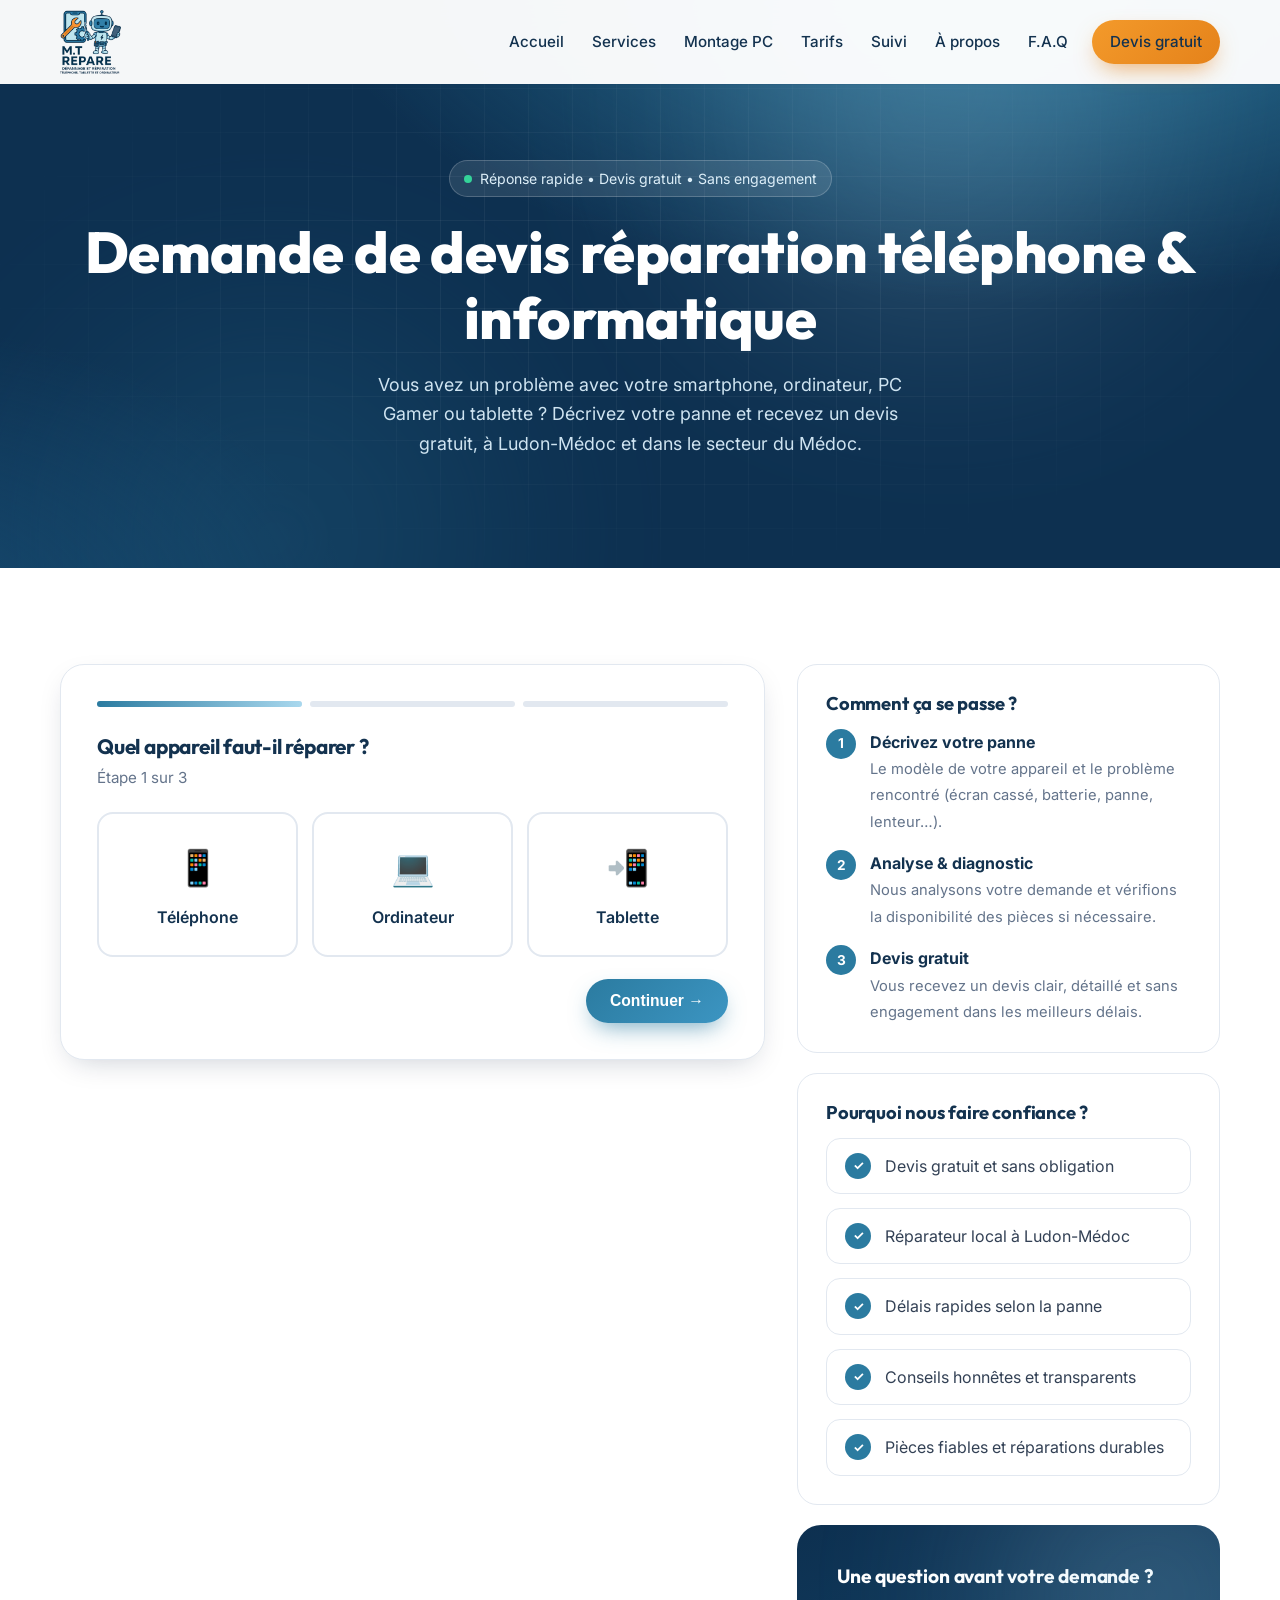
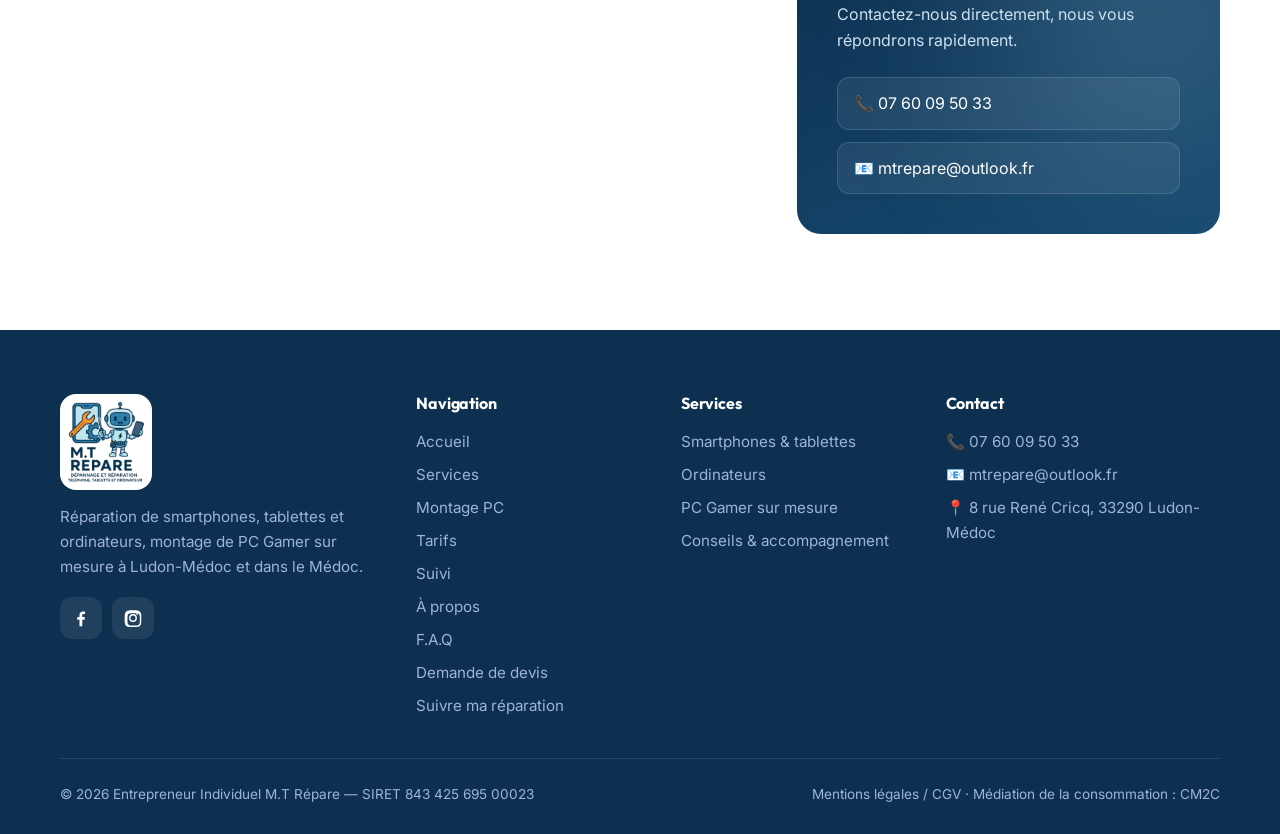
<file: devis/index.html>
<!doctype html>
<html lang="fr">
<head>
<meta charset="utf-8">
<meta name="viewport" content="width=device-width, initial-scale=1">
<title>Demande de devis gratuit | M.T Répare Ludon-Médoc</title>
<meta name="description" content="Demandez votre devis gratuit et sans engagement pour la réparation de votre smartphone, tablette, ordinateur ou PC Gamer à Ludon-Médoc et dans le Médoc.">
<link rel="canonical" href="https://www.mtrepare.fr/devis">
<meta property="og:type" content="website">
<meta property="og:title" content="Demande de devis gratuit | M.T Répare Ludon-Médoc">
<meta property="og:description" content="Demandez votre devis gratuit et sans engagement pour la réparation de votre smartphone, tablette, ordinateur ou PC Gamer à Ludon-Médoc et dans le Médoc.">
<meta property="og:url" content="https://www.mtrepare.fr/devis">
<meta property="og:image" content="https://www.mtrepare.fr/img/logo-mascotte.png">
<meta name="twitter:card" content="summary_large_image">
<meta name="theme-color" content="#0B1B3A">
<link rel="icon" href="/img/mascotte.png">
<link rel="preconnect" href="https://fonts.googleapis.com">
<link rel="preconnect" href="https://fonts.gstatic.com" crossorigin>
<link href="https://fonts.googleapis.com/css2?family=Inter:wght@400;500;600;700&family=Outfit:wght@600;700;800&display=swap" rel="stylesheet">
<link rel="stylesheet" href="/assets/style.css">
<script type="application/ld+json">{"@context": "https://schema.org", "@type": "ComputerRepair", "name": "M.T Répare", "image": "https://www.mtrepare.fr/img/logo-mascotte.png", "logo": "https://www.mtrepare.fr/img/logo.png", "url": "https://www.mtrepare.fr/", "telephone": "+33760095033", "email": "mtrepare@outlook.fr", "priceRange": "€€", "address": {"@type": "PostalAddress", "streetAddress": "8 rue René Cricq", "postalCode": "33290", "addressLocality": "Ludon-Médoc", "addressRegion": "Gironde", "addressCountry": "FR"}, "areaServed": ["Ludon-Médoc", "Médoc", "Gironde"], "sameAs": ["https://facebook.com/mtrepare", "https://instagram.com/m.trepare"]}</script>

</head>
<body>
<a class="skip" href="#main">Passer au contenu principal</a>
<header class="header">
  <div class="container">
    <a class="brand" href="/" aria-label="M.T Répare — accueil"><img src="/img/logo.png" alt="M.T Répare" width="61" height="64" onerror="this.replaceWith(document.createTextNode('M.T Répare'))"></a>
    <nav class="nav" aria-label="Menu principal"><a href="/" data-path="/">Accueil</a><a href="/services" data-path="/services">Services</a><a href="/montage-pc" data-path="/montage-pc">Montage PC</a><a href="/tarifs" data-path="/tarifs">Tarifs</a><a href="/suivi" data-path="/suivi">Suivi</a><a href="/a-propos" data-path="/a-propos">À propos</a><a href="/f-a-q" data-path="/f-a-q">F.A.Q</a><a class="btn btn-accent" href="/devis">Devis gratuit</a></nav>
    <button class="burger" aria-label="Ouvrir le menu" aria-expanded="false"><span></span><span></span><span></span></button>
  </div>
</header>
<main id="main">

<section class="hero small">
  <div class="glow g1"></div><div class="glow g2"></div>
  <div class="container">
    <span class="badge"><span class="dot"></span>Réponse rapide • Devis gratuit • Sans engagement</span>
    <h1>Demande de devis réparation téléphone &amp; informatique</h1>
    <p class="lead">Vous avez un problème avec votre smartphone, ordinateur, PC Gamer ou tablette ? Décrivez votre panne et recevez un devis gratuit, à Ludon-Médoc et dans le secteur du Médoc.</p>
    
    
  </div>
</section>
<section>
  <div class="container form-wrap">
    <form id="devis-form" class="form-card reveal" action="https://api.web3forms.com/submit" method="POST" novalidate>
      <input type="hidden" name="access_key" value="">
      <input type="hidden" name="from_name" value="Site M.T Répare">
      <input type="checkbox" name="botcheck" class="hp" tabindex="-1" autocomplete="off" aria-hidden="true">
      <div class="progress" aria-hidden="true"><span class="done"></span><span></span><span></span></div>
      <div class="form-body">
        <div class="fstep active">
          <h3>Quel appareil faut-il réparer ?</h3>
          <p class="sub">Étape 1 sur 3</p>
          <div class="devices">
            <div class="device"><input type="radio" name="appareil" id="d-tel" value="Téléphone" required><label for="d-tel"><span class="e">📱</span>Téléphone</label></div>
            <div class="device"><input type="radio" name="appareil" id="d-pc" value="Ordinateur"><label for="d-pc"><span class="e">💻</span>Ordinateur</label></div>
            <div class="device"><input type="radio" name="appareil" id="d-tab" value="Tablette"><label for="d-tab"><span class="e">📲</span>Tablette</label></div>
          </div>
          <p class="device-err" style="display:none;color:#E11D48;font-size:.85rem;margin-top:10px">Choisissez un type d'appareil.</p>
          <div class="form-nav" style="justify-content:flex-end;margin-top:22px"><button type="button" class="btn btn-primary" data-next>Continuer →</button></div>
        </div>
        <div class="fstep">
          <h3>Décrivez votre panne</h3>
          <p class="sub">Étape 2 sur 3 — modèle de l'appareil et problème rencontré</p>
          <div class="field"><label for="modele">Marque et modèle</label><input id="modele" name="modele" placeholder="Ex. : iPhone 13, Samsung Galaxy A54, PC portable HP…"></div>
          <div class="field"><label for="description">Description de la demande <span class="req">*</span></label>
            <div class="chips"><button type="button">Écran cassé</button><button type="button">Batterie</button><button type="button">Ne charge plus</button><button type="button">Lenteur</button><button type="button">Ne s'allume plus</button><button type="button">Son / micro / caméra</button><button type="button">Transfert de données</button><button type="button">Montage PC</button></div>
            <textarea id="description" name="description" required placeholder="Expliquez le problème rencontré…"></textarea><span class="err">Merci de décrire votre demande.</span></div>
          <div class="form-nav"><button type="button" class="btn btn-back" data-prev>← Retour</button><button type="button" class="btn btn-primary" data-next>Continuer →</button></div>
        </div>
        <div class="fstep">
          <h3>Vos coordonnées</h3>
          <p class="sub">Étape 3 sur 3 — pour vous envoyer votre devis</p>
          <div class="field"><label for="name">Nom Prénom <span class="req">*</span></label><input id="name" name="name" required autocomplete="name"><span class="err">Champ obligatoire.</span></div>
          <div class="grid2">
            <div class="field"><label for="email">Adresse e-mail <span class="req">*</span></label><input id="email" name="email" type="email" required autocomplete="email"><span class="err">Adresse e-mail invalide.</span></div>
            <div class="field"><label for="telephone">Téléphone <span class="req">*</span></label><input id="telephone" name="telephone" type="tel" required autocomplete="tel" pattern="[0-9 +.\(\)\-]{8,}"><span class="err">Numéro invalide.</span></div>
          </div>
          <div class="field"><label for="adresse">Adresse postale <span class="req">*</span></label><input id="adresse" name="adresse" required autocomplete="address-line1" placeholder="N° et nom de rue"><span class="err">Champ obligatoire.</span></div>
          <div class="grid2">
            <div class="field"><label for="cp">Code postal <span class="req">*</span></label><input id="cp" name="code_postal" inputmode="numeric" maxlength="5" pattern="[0-9]{5}" required autocomplete="postal-code" placeholder="Ex. : 33290"><span class="err">Code postal à 5 chiffres.</span></div>
            <div class="field city-field"><label for="ville">Ville <span class="req">*</span></label><input id="ville" name="ville" required autocomplete="address-level2" placeholder="Saisissez d'abord le code postal"><span class="err">Choisissez votre ville.</span>
              <ul class="city-list" id="city-list" role="listbox" hidden></ul></div>
          </div>
          <div class="summary"></div>
          <div class="form-nav"><button type="button" class="btn btn-back" data-prev>← Retour</button><button type="submit" class="btn btn-primary">Envoyer ma demande ✓</button></div>
          <p class="consent">Vos informations servent uniquement à établir votre devis et ne sont jamais transmises à des tiers.</p>
        </div>
      </div>
      <div class="success">
        <div class="big">✅</div>
        <h3>Demande envoyée !</h3>
        <p style="color:var(--muted);margin-top:8px">Merci, nous revenons vers vous rapidement avec votre devis gratuit.</p>
        <a class="btn btn-primary" style="margin-top:20px" href="/">Retour à l'accueil</a>
      </div>
    </form>
    <aside>
      <div class="side-card reveal d1">
        <h3>Comment ça se passe ?</h3>
        <ol>
          <li><div><b>Décrivez votre panne</b><span>Le modèle de votre appareil et le problème rencontré (écran cassé, batterie, panne, lenteur…).</span></div></li>
          <li><div><b>Analyse &amp; diagnostic</b><span>Nous analysons votre demande et vérifions la disponibilité des pièces si nécessaire.</span></div></li>
          <li><div><b>Devis gratuit</b><span>Vous recevez un devis clair, détaillé et sans engagement dans les meilleurs délais.</span></div></li>
        </ol>
      </div>
      <div class="side-card reveal d2">
        <h3>Pourquoi nous faire confiance ?</h3>
        <ul class="checklist" style="margin-top:0">
          <li><span class="tick">✓</span><span>Devis gratuit et sans obligation</span></li>
          <li><span class="tick">✓</span><span>Réparateur local à Ludon-Médoc</span></li>
          <li><span class="tick">✓</span><span>Délais rapides selon la panne</span></li>
          <li><span class="tick">✓</span><span>Conseils honnêtes et transparents</span></li>
          <li><span class="tick">✓</span><span>Pièces fiables et réparations durables</span></li>
        </ul>
      </div>
      <div class="panel reveal d3">
        <h3 style="font-size:1.2rem">Une question avant votre demande ?</h3>
        <p>Contactez-nous directement, nous vous répondrons rapidement.</p>
        <div class="meta"><a href="tel:+33760095033">📞 07 60 09 50 33</a><a href="mailto:mtrepare@outlook.fr">📧 mtrepare@outlook.fr</a></div>
      </div>
    </aside>
  </div>
</section>
</main>
<footer class="footer">
  <div class="container">
    <div class="footer-grid">
      <div>
        <a class="brand" href="/" style="background:#fff;border-radius:16px;padding:8px;display:inline-flex"><img src="/img/logo.png" alt="M.T Répare" width="76" height="80" style="height:80px" onerror="this.replaceWith(document.createTextNode('M.T Répare'))"></a>
        <p>Réparation de smartphones, tablettes et ordinateurs, montage de PC Gamer sur mesure à Ludon-Médoc et dans le Médoc.</p>
        <div class="socials">
          <a href="https://facebook.com/mtrepare" target="_blank" rel="noopener" aria-label="Facebook"><svg viewBox="0 0 24 24" aria-hidden="true"><path d="M13.5 22v-8h2.7l.4-3.2h-3.1V8.8c0-.9.3-1.5 1.6-1.5h1.7V4.4c-.3 0-1.3-.1-2.5-.1-2.4 0-4.1 1.5-4.1 4.2v2.3H7.5V14h2.7v8h3.3z"/></svg></a>
          <a href="https://instagram.com/m.trepare" target="_blank" rel="noopener" aria-label="Instagram"><svg viewBox="0 0 24 24" aria-hidden="true"><path d="M12 7.3A4.7 4.7 0 1 0 16.7 12 4.7 4.7 0 0 0 12 7.3zm0 7.7a3 3 0 1 1 3-3 3 3 0 0 1-3 3zm6-7.9a1.1 1.1 0 1 1-1.1-1.1A1.1 1.1 0 0 1 18 7.1zM21.9 8.2a5.4 5.4 0 0 0-1.5-3.8 5.4 5.4 0 0 0-3.8-1.5C15.1 2.8 8.9 2.8 7.4 2.9a5.4 5.4 0 0 0-3.8 1.5A5.4 5.4 0 0 0 2.1 8.2c-.1 1.5-.1 7.7 0 9.2a5.4 5.4 0 0 0 1.5 3.8 5.4 5.4 0 0 0 3.8 1.5c1.5.1 7.7.1 9.2 0a5.4 5.4 0 0 0 3.8-1.5 5.4 5.4 0 0 0 1.5-3.8c.1-1.5.1-7.7 0-9.2zM19.8 19a3 3 0 0 1-1.7 1.7c-1.2.5-4 .4-5.3.4s-4.1.1-5.3-.4A3 3 0 0 1 5.8 19c-.5-1.2-.4-4-.4-5.3s-.1-4.1.4-5.3a3 3 0 0 1 1.7-1.7c1.2-.5 4-.4 5.3-.4s4.1-.1 5.3.4a3 3 0 0 1 1.7 1.7c.5 1.2.4 4 .4 5.3s.1 4.1-.4 5.3z"/></svg></a>
        </div>
      </div>
      <div>
        <h4>Navigation</h4>
        <ul><li><a href="/">Accueil</a></li><li><a href="/services">Services</a></li><li><a href="/montage-pc">Montage PC</a></li><li><a href="/tarifs">Tarifs</a></li><li><a href="/suivi">Suivi</a></li><li><a href="/a-propos">À propos</a></li><li><a href="/f-a-q">F.A.Q</a></li><li><a href="/devis">Demande de devis</a></li><li><a href="/suivi">Suivre ma réparation</a></li></ul>
      </div>
      <div>
        <h4>Services</h4>
        <ul>
          <li><a href="/services#telephone">Smartphones &amp; tablettes</a></li>
          <li><a href="/services#ordinateur">Ordinateurs</a></li>
          <li><a href="/montage-pc">PC Gamer sur mesure</a></li>
          <li><a href="/services#conseils">Conseils &amp; accompagnement</a></li>
        </ul>
      </div>
      <div>
        <h4>Contact</h4>
        <ul>
          <li>📞 <a href="tel:+33760095033">07 60 09 50 33</a></li>
          <li>📧 <a href="mailto:mtrepare@outlook.fr">mtrepare@outlook.fr</a></li>
          <li>📍 8 rue René Cricq, 33290 Ludon-Médoc</li>
        </ul>
      </div>
    </div>
    <div class="footer-bottom">
      <span>© <span data-year>2026</span> Entrepreneur Individuel M.T Répare — SIRET 843 425 695 00023</span>
      <span><a href="/f-a-q#cgv">Mentions légales / CGV</a> · <a href="/f-a-q#mediation">Médiation de la consommation : CM2C</a></span>
    </div>
  </div>
</footer>
<a class="fab" href="tel:+33760095033" aria-label="Appeler M.T Répare">📞</a>
<button class="to-top" aria-label="Revenir en haut">↑</button>
<script src="/assets/config.js"></script>
<script src="/assets/main.js" defer></script>
</body>
</html>
</file>
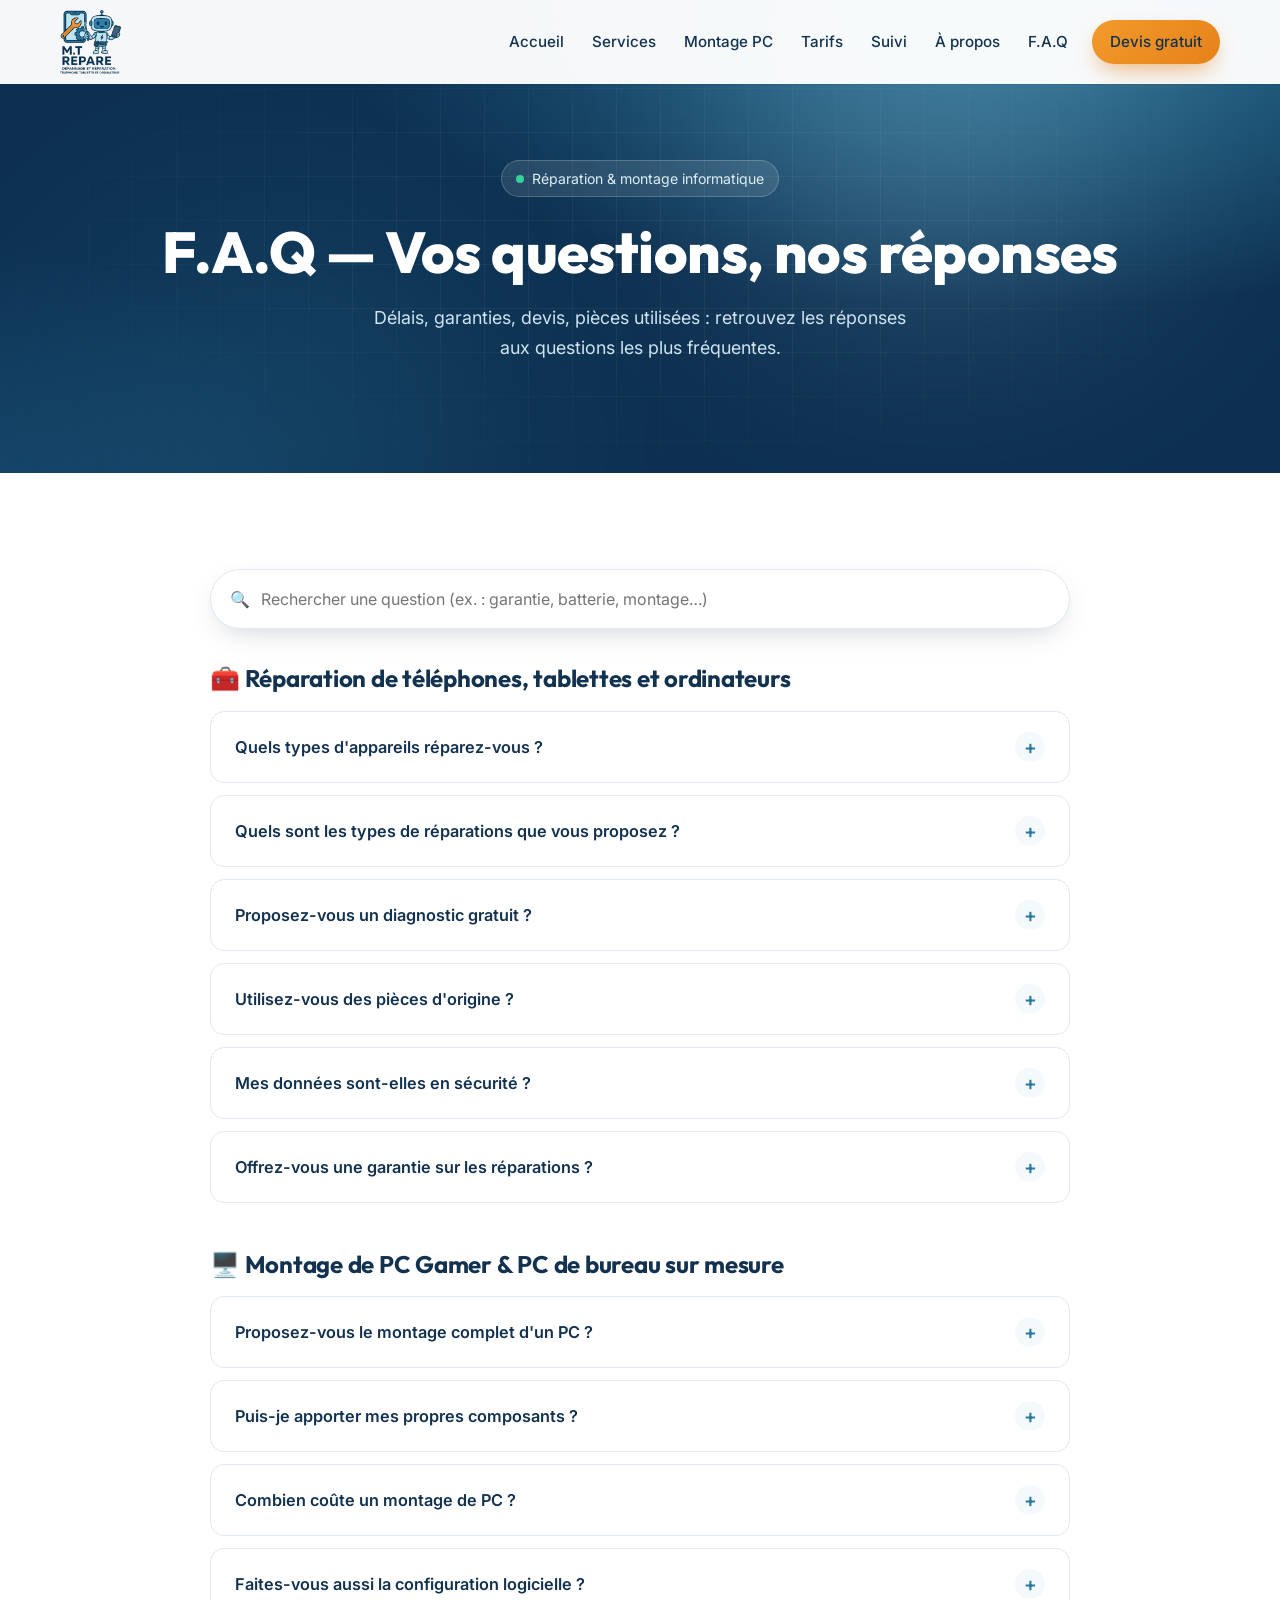
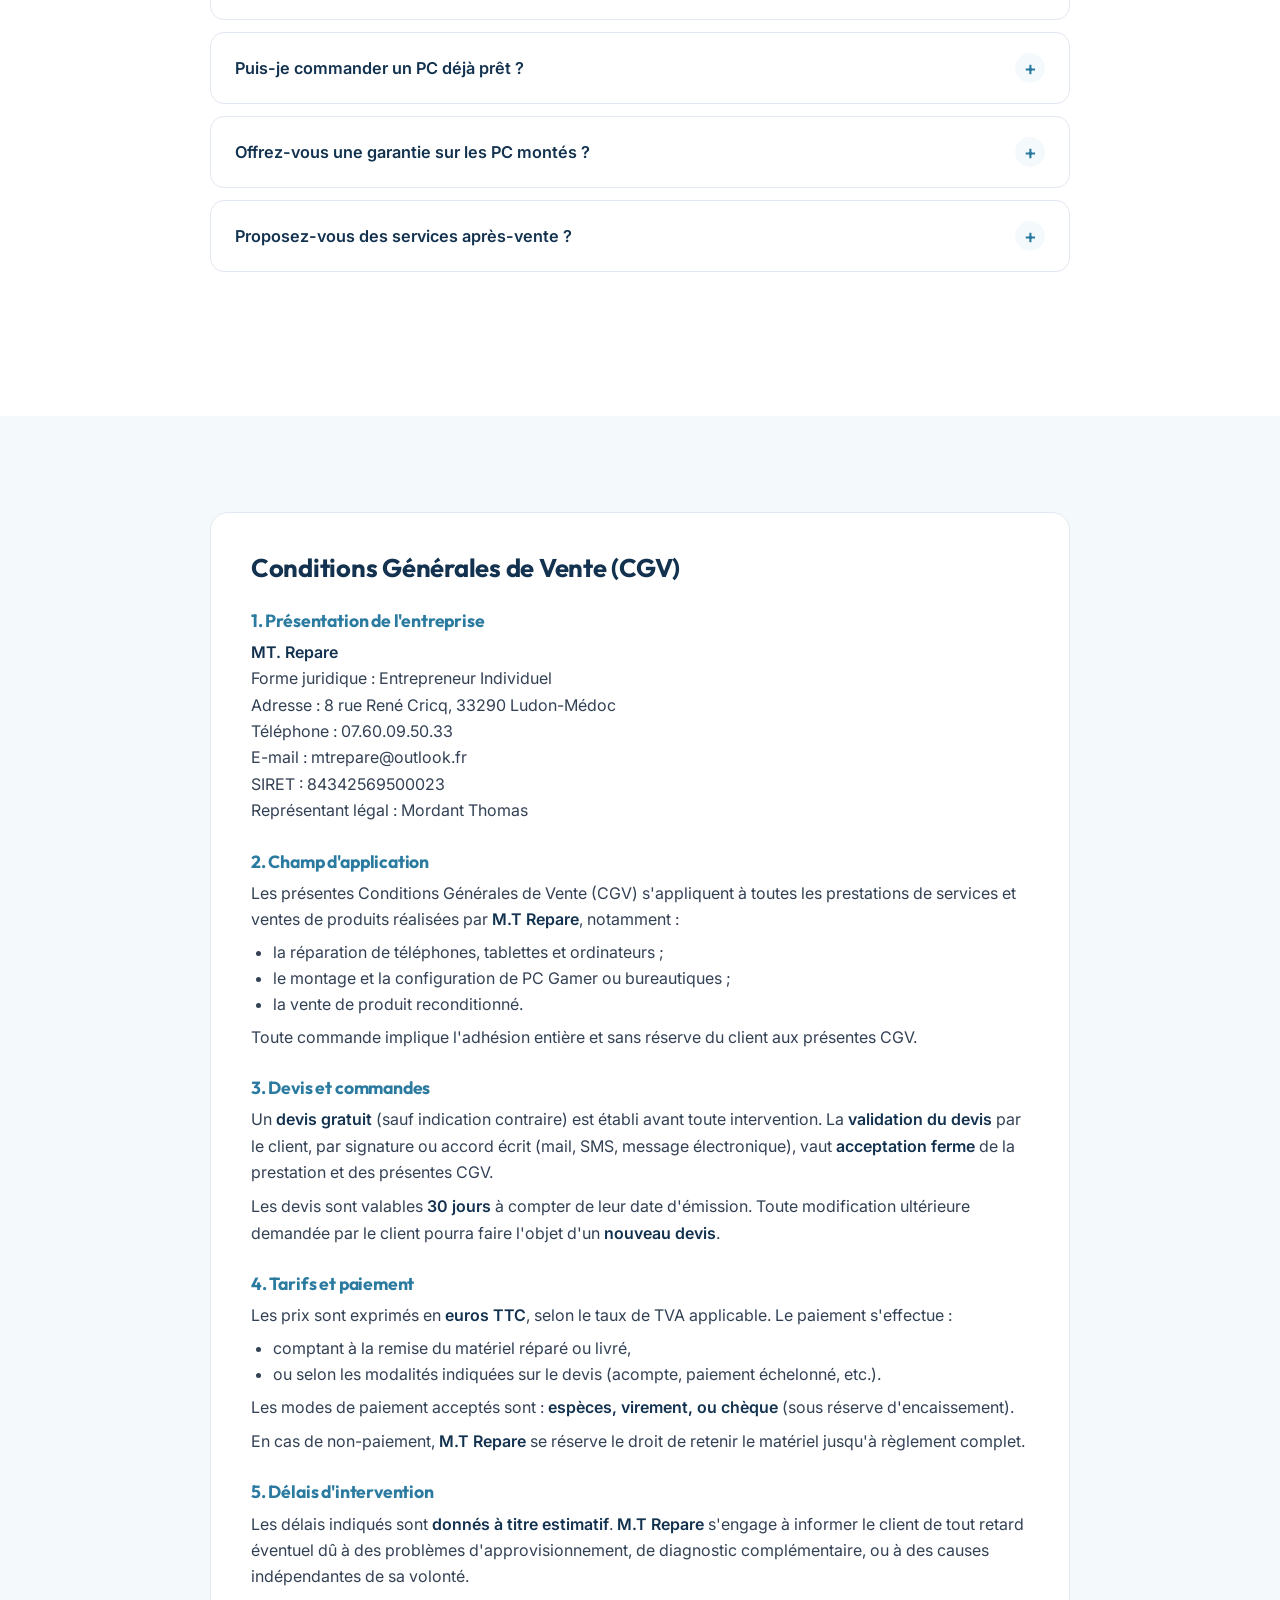
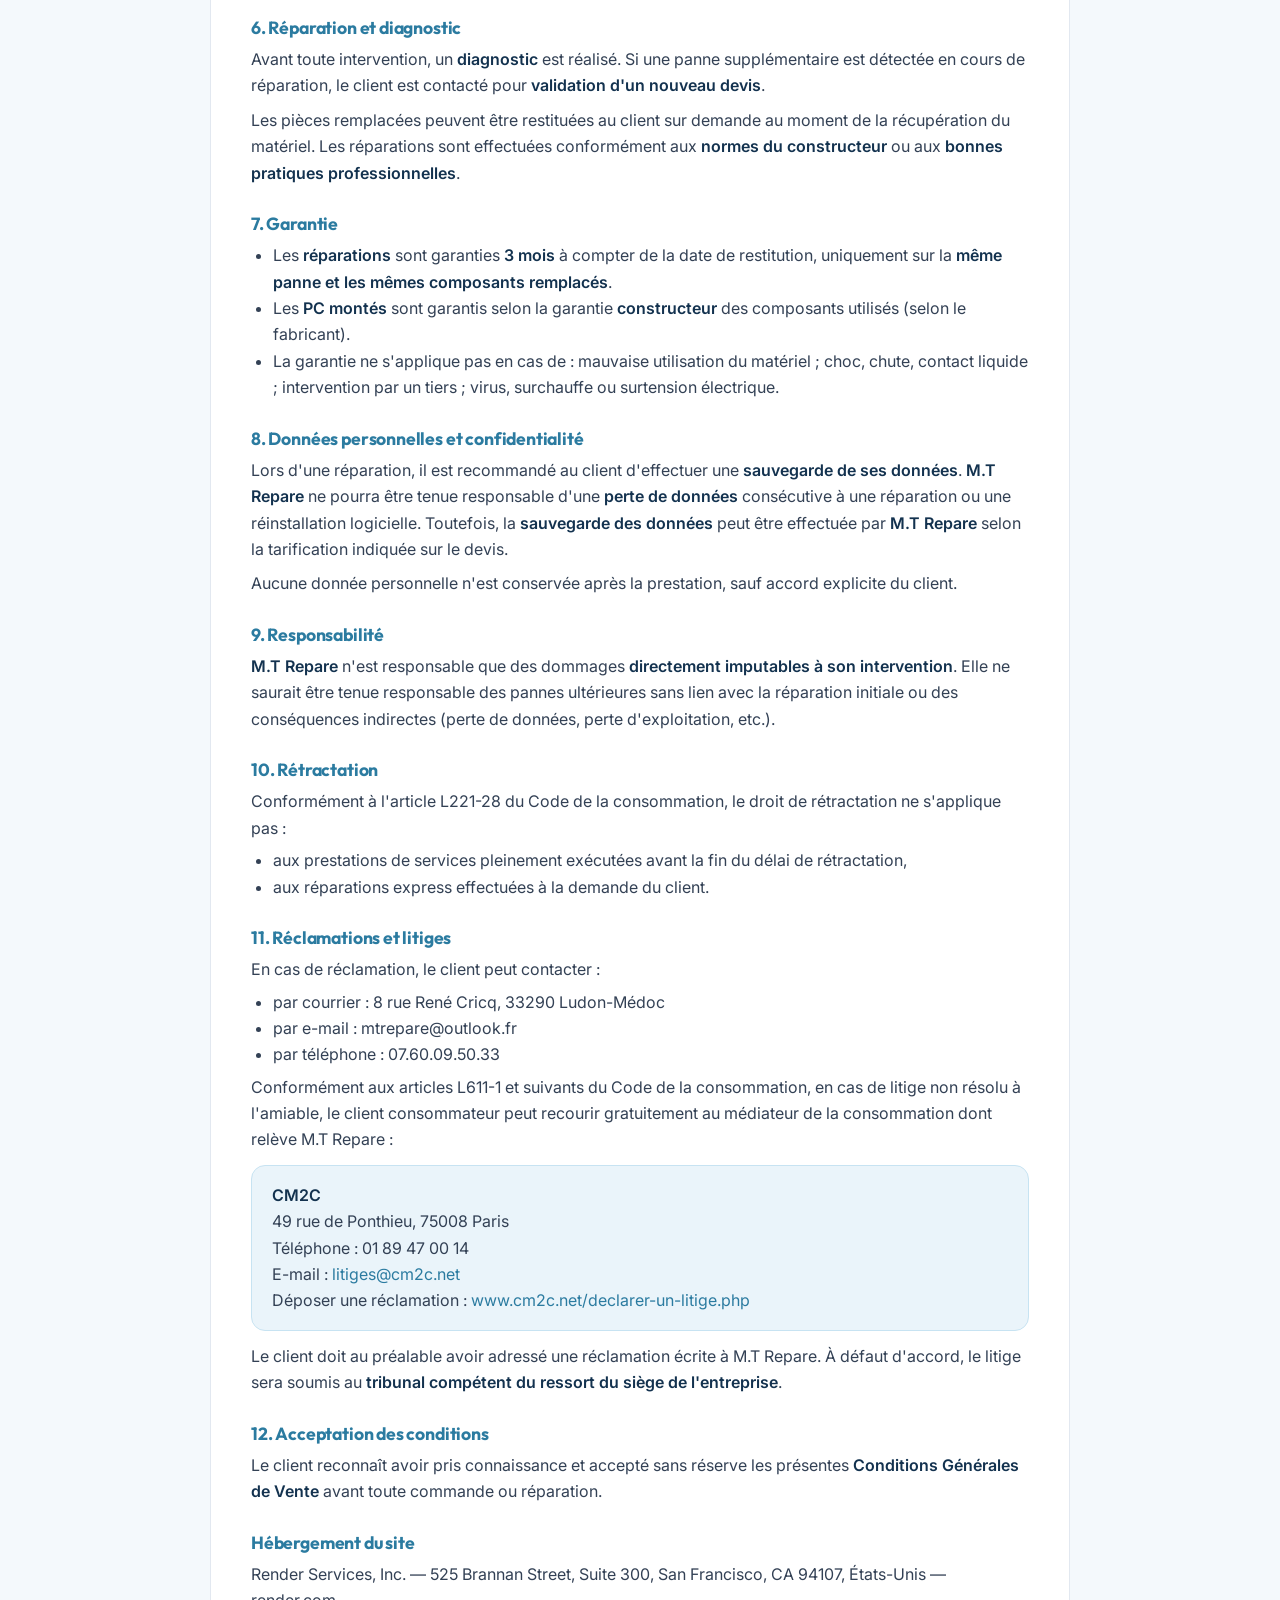
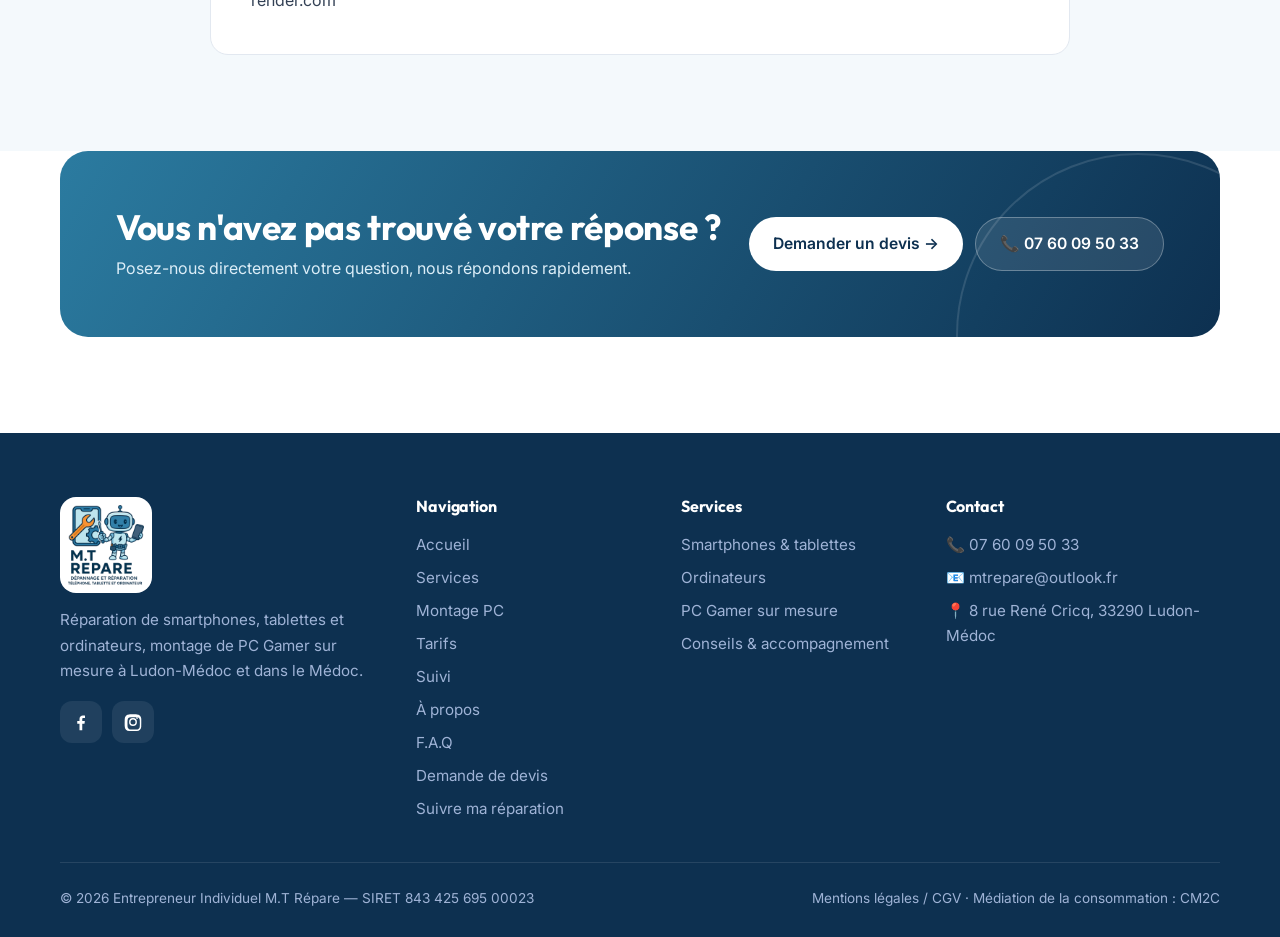
<file: f-a-q/index.html>
<!doctype html>
<html lang="fr">
<head>
<meta charset="utf-8">
<meta name="viewport" content="width=device-width, initial-scale=1">
<title>FAQ réparation téléphone et PC | M.T Répare Ludon-Médoc</title>
<meta name="description" content="Questions fréquentes sur la réparation de téléphones et ordinateurs à Ludon-Médoc : délais, garanties, devis, pièces utilisées.">
<link rel="canonical" href="https://www.mtrepare.fr/f-a-q">
<meta property="og:type" content="website">
<meta property="og:title" content="FAQ réparation téléphone et PC | M.T Répare Ludon-Médoc">
<meta property="og:description" content="Questions fréquentes sur la réparation de téléphones et ordinateurs à Ludon-Médoc : délais, garanties, devis, pièces utilisées.">
<meta property="og:url" content="https://www.mtrepare.fr/f-a-q">
<meta property="og:image" content="https://www.mtrepare.fr/img/logo-mascotte.png">
<meta name="twitter:card" content="summary_large_image">
<meta name="theme-color" content="#0B1B3A">
<link rel="icon" href="/img/mascotte.png">
<link rel="preconnect" href="https://fonts.googleapis.com">
<link rel="preconnect" href="https://fonts.gstatic.com" crossorigin>
<link href="https://fonts.googleapis.com/css2?family=Inter:wght@400;500;600;700&family=Outfit:wght@600;700;800&display=swap" rel="stylesheet">
<link rel="stylesheet" href="/assets/style.css">
<script type="application/ld+json">{"@context": "https://schema.org", "@type": "ComputerRepair", "name": "M.T Répare", "image": "https://www.mtrepare.fr/img/logo-mascotte.png", "logo": "https://www.mtrepare.fr/img/logo.png", "url": "https://www.mtrepare.fr/", "telephone": "+33760095033", "email": "mtrepare@outlook.fr", "priceRange": "€€", "address": {"@type": "PostalAddress", "streetAddress": "8 rue René Cricq", "postalCode": "33290", "addressLocality": "Ludon-Médoc", "addressRegion": "Gironde", "addressCountry": "FR"}, "areaServed": ["Ludon-Médoc", "Médoc", "Gironde"], "sameAs": ["https://facebook.com/mtrepare", "https://instagram.com/m.trepare"]}</script>
<script type="application/ld+json">{"@context": "https://schema.org", "@type": "FAQPage", "mainEntity": [{"@type": "Question", "name": "Quels types d'appareils réparez-vous ?", "acceptedAnswer": {"@type": "Answer", "text": "<p>Nous réparons la majorité des <strong>smartphones, tablettes et ordinateurs</strong>, toutes marques confondues (Apple, Samsung, Huawei, Xiaomi, Asus, HP, Dell, Lenovo, etc.).</p><p>Nous n'intervenons pas sur les consoles de jeux.</p>"}}, {"@type": "Question", "name": "Quels sont les types de réparations que vous proposez ?", "acceptedAnswer": {"@type": "Answer", "text": "<p>Nous intervenons sur :</p><ul><li>Remplacement d'écran cassé</li><li>Changement de batterie</li><li>Réparation de connecteurs de charge</li><li>Problèmes de son, caméra ou micro</li><li>Récupération de données</li><li>Réinstallation de système ou nettoyage logiciel</li><li>Diagnostic de panne matérielle</li></ul>"}}, {"@type": "Question", "name": "Proposez-vous un diagnostic gratuit ?", "acceptedAnswer": {"@type": "Answer", "text": "<p>Oui, le <strong>diagnostic est gratuit</strong> si la réparation est faite en suivant le devis.</p><p>Si, après diagnostic, vous décidez de ne pas faire réparer votre appareil, le diagnostic vous sera facturé au tarif horaire applicable, sur la durée du diagnostic.</p>"}}, {"@type": "Question", "name": "Utilisez-vous des pièces d'origine ?", "acceptedAnswer": {"@type": "Answer", "text": "<p>Nous utilisons <strong>des pièces d'origine constructeur</strong> lorsque c'est possible, ou <strong>des pièces compatibles de haute qualité</strong> avec garantie.</p>"}}, {"@type": "Question", "name": "Mes données sont-elles en sécurité ?", "acceptedAnswer": {"@type": "Answer", "text": "<p>Oui. La confidentialité de vos données est une <strong>priorité absolue</strong>. Aucune information personnelle n'est consultée ni copiée sans votre autorisation.</p>"}}, {"@type": "Question", "name": "Offrez-vous une garantie sur les réparations ?", "acceptedAnswer": {"@type": "Answer", "text": "<p>Toutes nos réparations sont <strong>garanties 3 mois</strong> à compter de la restitution de l'appareil, sur la même panne et les mêmes pièces remplacées.</p>"}}, {"@type": "Question", "name": "Proposez-vous le montage complet d'un PC ?", "acceptedAnswer": {"@type": "Answer", "text": "<p>Oui ! Nous réalisons des <strong>montages sur mesure</strong> pour les joueurs, créateurs de contenu, professionnels ou particuliers. Nous pouvons aussi <strong>vous conseiller les composants</strong> selon vos besoins et votre budget.</p>"}}, {"@type": "Question", "name": "Puis-je apporter mes propres composants ?", "acceptedAnswer": {"@type": "Answer", "text": "<p>Oui, vous pouvez apporter vos composants. Nous pouvons également vérifier leur <strong>compatibilité</strong> avant le montage pour éviter toute mauvaise surprise.</p><p>Néanmoins, nous n'assurons pas la garantie des composants que vous apportez.</p>"}}, {"@type": "Question", "name": "Combien coûte un montage de PC ?", "acceptedAnswer": {"@type": "Answer", "text": "<p>Le tarif dépend de la prestation :</p><ul><li>Montage sans système : <strong>80 €</strong></li><li>Montage avec Windows 11 Famille : <strong>235 €</strong></li><li>Montage avec Windows 11 Pro : <strong>295 €</strong></li></ul><p>Un devis détaillé est toujours fourni avant toute prestation. Voir la page <a href=\"/tarifs\">Tarifs</a>.</p>"}}, {"@type": "Question", "name": "Faites-vous aussi la configuration logicielle ?", "acceptedAnswer": {"@type": "Answer", "text": "<p>Oui, nous pouvons :</p><ul><li>Installer Windows / Linux</li><li>Mettre à jour les pilotes</li><li>Installer vos logiciels essentiels</li><li>Effectuer les tests de stabilité et de température</li></ul>"}}, {"@type": "Question", "name": "Puis-je commander un PC déjà prêt ?", "acceptedAnswer": {"@type": "Answer", "text": "<p>Oui, nous proposons également des <strong>configurations prêtes à l'emploi</strong>, optimisées selon vos usages : bureautique, gaming, montage vidéo, graphisme, etc.</p>"}}, {"@type": "Question", "name": "Offrez-vous une garantie sur les PC montés ?", "acceptedAnswer": {"@type": "Answer", "text": "<p>Nos montages bénéficient d'une <strong>garantie main-d'œuvre de 12 mois</strong>. Les composants, eux, conservent leur <strong>garantie constructeur</strong> (souvent 2 à 5 ans).</p>"}}, {"@type": "Question", "name": "Proposez-vous des services après-vente ?", "acceptedAnswer": {"@type": "Answer", "text": "<p>Bien sûr ! Nous assurons un <strong>suivi complet</strong>, des mises à jour, de la maintenance et des améliorations de configuration selon vos besoins.</p>"}}]}</script>
</head>
<body>
<a class="skip" href="#main">Passer au contenu principal</a>
<header class="header">
  <div class="container">
    <a class="brand" href="/" aria-label="M.T Répare — accueil"><img src="/img/logo.png" alt="M.T Répare" width="61" height="64" onerror="this.replaceWith(document.createTextNode('M.T Répare'))"></a>
    <nav class="nav" aria-label="Menu principal"><a href="/" data-path="/">Accueil</a><a href="/services" data-path="/services">Services</a><a href="/montage-pc" data-path="/montage-pc">Montage PC</a><a href="/tarifs" data-path="/tarifs">Tarifs</a><a href="/suivi" data-path="/suivi">Suivi</a><a href="/a-propos" data-path="/a-propos">À propos</a><a href="/f-a-q" data-path="/f-a-q">F.A.Q</a><a class="btn btn-accent" href="/devis">Devis gratuit</a></nav>
    <button class="burger" aria-label="Ouvrir le menu" aria-expanded="false"><span></span><span></span><span></span></button>
  </div>
</header>
<main id="main">

<section class="hero small">
  <div class="glow g1"></div><div class="glow g2"></div>
  <div class="container">
    <span class="badge"><span class="dot"></span>Réparation &amp; montage informatique</span>
    <h1>F.A.Q — Vos questions, nos réponses</h1>
    <p class="lead">Délais, garanties, devis, pièces utilisées : retrouvez les réponses aux questions les plus fréquentes.</p>
    
    
  </div>
</section>
<section>
  <div class="container">
    <div class="search reveal"><input id="faq-search" type="search" placeholder="Rechercher une question (ex. : garantie, batterie, montage…)" aria-label="Rechercher dans la FAQ"></div>
    <div class="faq-group reveal"><h2>🧰 Réparation de téléphones, tablettes et ordinateurs</h2><div class="faq-item"><button class="faq-q" aria-expanded="false">Quels types d'appareils réparez-vous ?<span class="pm">+</span></button><div class="faq-a"><div><div class="inner"><p>Nous réparons la majorité des <strong>smartphones, tablettes et ordinateurs</strong>, toutes marques confondues (Apple, Samsung, Huawei, Xiaomi, Asus, HP, Dell, Lenovo, etc.).</p><p>Nous n'intervenons pas sur les consoles de jeux.</p></div></div></div></div><div class="faq-item"><button class="faq-q" aria-expanded="false">Quels sont les types de réparations que vous proposez ?<span class="pm">+</span></button><div class="faq-a"><div><div class="inner"><p>Nous intervenons sur :</p><ul><li>Remplacement d'écran cassé</li><li>Changement de batterie</li><li>Réparation de connecteurs de charge</li><li>Problèmes de son, caméra ou micro</li><li>Récupération de données</li><li>Réinstallation de système ou nettoyage logiciel</li><li>Diagnostic de panne matérielle</li></ul></div></div></div></div><div class="faq-item"><button class="faq-q" aria-expanded="false">Proposez-vous un diagnostic gratuit ?<span class="pm">+</span></button><div class="faq-a"><div><div class="inner"><p>Oui, le <strong>diagnostic est gratuit</strong> si la réparation est faite en suivant le devis.</p><p>Si, après diagnostic, vous décidez de ne pas faire réparer votre appareil, le diagnostic vous sera facturé au tarif horaire applicable, sur la durée du diagnostic.</p></div></div></div></div><div class="faq-item"><button class="faq-q" aria-expanded="false">Utilisez-vous des pièces d'origine ?<span class="pm">+</span></button><div class="faq-a"><div><div class="inner"><p>Nous utilisons <strong>des pièces d'origine constructeur</strong> lorsque c'est possible, ou <strong>des pièces compatibles de haute qualité</strong> avec garantie.</p></div></div></div></div><div class="faq-item"><button class="faq-q" aria-expanded="false">Mes données sont-elles en sécurité ?<span class="pm">+</span></button><div class="faq-a"><div><div class="inner"><p>Oui. La confidentialité de vos données est une <strong>priorité absolue</strong>. Aucune information personnelle n'est consultée ni copiée sans votre autorisation.</p></div></div></div></div><div class="faq-item"><button class="faq-q" aria-expanded="false">Offrez-vous une garantie sur les réparations ?<span class="pm">+</span></button><div class="faq-a"><div><div class="inner"><p>Toutes nos réparations sont <strong>garanties 3 mois</strong> à compter de la restitution de l'appareil, sur la même panne et les mêmes pièces remplacées.</p></div></div></div></div></div>
    <div class="faq-group reveal"><h2>🖥️ Montage de PC Gamer &amp; PC de bureau sur mesure</h2><div class="faq-item"><button class="faq-q" aria-expanded="false">Proposez-vous le montage complet d'un PC ?<span class="pm">+</span></button><div class="faq-a"><div><div class="inner"><p>Oui ! Nous réalisons des <strong>montages sur mesure</strong> pour les joueurs, créateurs de contenu, professionnels ou particuliers. Nous pouvons aussi <strong>vous conseiller les composants</strong> selon vos besoins et votre budget.</p></div></div></div></div><div class="faq-item"><button class="faq-q" aria-expanded="false">Puis-je apporter mes propres composants ?<span class="pm">+</span></button><div class="faq-a"><div><div class="inner"><p>Oui, vous pouvez apporter vos composants. Nous pouvons également vérifier leur <strong>compatibilité</strong> avant le montage pour éviter toute mauvaise surprise.</p><p>Néanmoins, nous n'assurons pas la garantie des composants que vous apportez.</p></div></div></div></div><div class="faq-item"><button class="faq-q" aria-expanded="false">Combien coûte un montage de PC ?<span class="pm">+</span></button><div class="faq-a"><div><div class="inner"><p>Le tarif dépend de la prestation :</p><ul><li>Montage sans système : <strong>80 €</strong></li><li>Montage avec Windows 11 Famille : <strong>235 €</strong></li><li>Montage avec Windows 11 Pro : <strong>295 €</strong></li></ul><p>Un devis détaillé est toujours fourni avant toute prestation. Voir la page <a href="/tarifs">Tarifs</a>.</p></div></div></div></div><div class="faq-item"><button class="faq-q" aria-expanded="false">Faites-vous aussi la configuration logicielle ?<span class="pm">+</span></button><div class="faq-a"><div><div class="inner"><p>Oui, nous pouvons :</p><ul><li>Installer Windows / Linux</li><li>Mettre à jour les pilotes</li><li>Installer vos logiciels essentiels</li><li>Effectuer les tests de stabilité et de température</li></ul></div></div></div></div><div class="faq-item"><button class="faq-q" aria-expanded="false">Puis-je commander un PC déjà prêt ?<span class="pm">+</span></button><div class="faq-a"><div><div class="inner"><p>Oui, nous proposons également des <strong>configurations prêtes à l'emploi</strong>, optimisées selon vos usages : bureautique, gaming, montage vidéo, graphisme, etc.</p></div></div></div></div><div class="faq-item"><button class="faq-q" aria-expanded="false">Offrez-vous une garantie sur les PC montés ?<span class="pm">+</span></button><div class="faq-a"><div><div class="inner"><p>Nos montages bénéficient d'une <strong>garantie main-d'œuvre de 12 mois</strong>. Les composants, eux, conservent leur <strong>garantie constructeur</strong> (souvent 2 à 5 ans).</p></div></div></div></div><div class="faq-item"><button class="faq-q" aria-expanded="false">Proposez-vous des services après-vente ?<span class="pm">+</span></button><div class="faq-a"><div><div class="inner"><p>Bien sûr ! Nous assurons un <strong>suivi complet</strong>, des mises à jour, de la maintenance et des améliorations de configuration selon vos besoins.</p></div></div></div></div></div>
  </div>
</section>
<section class="section-alt">
  <div class="container">
<div class="legal reveal" id="cgv">
  <h2>Conditions Générales de Vente (CGV)</h2>
  <h3>1. Présentation de l'entreprise</h3>
  <p><strong>MT. Repare</strong><br>Forme juridique : Entrepreneur Individuel<br>Adresse : 8 rue René Cricq, 33290 Ludon-Médoc<br>Téléphone : 07.60.09.50.33<br>E-mail : mtrepare@outlook.fr<br>SIRET : 84342569500023<br>Représentant légal : Mordant Thomas</p>
  <h3>2. Champ d'application</h3>
  <p>Les présentes Conditions Générales de Vente (CGV) s'appliquent à toutes les prestations de services et ventes de produits réalisées par <strong>M.T Repare</strong>, notamment :</p>
  <ul><li>la réparation de téléphones, tablettes et ordinateurs ;</li><li>le montage et la configuration de PC Gamer ou bureautiques ;</li><li>la vente de produit reconditionné.</li></ul>
  <p>Toute commande implique l'adhésion entière et sans réserve du client aux présentes CGV.</p>
  <h3>3. Devis et commandes</h3>
  <p>Un <strong>devis gratuit</strong> (sauf indication contraire) est établi avant toute intervention. La <strong>validation du devis</strong> par le client, par signature ou accord écrit (mail, SMS, message électronique), vaut <strong>acceptation ferme</strong> de la prestation et des présentes CGV.</p>
  <p>Les devis sont valables <strong>30 jours</strong> à compter de leur date d'émission. Toute modification ultérieure demandée par le client pourra faire l'objet d'un <strong>nouveau devis</strong>.</p>
  <h3>4. Tarifs et paiement</h3>
  <p>Les prix sont exprimés en <strong>euros TTC</strong>, selon le taux de TVA applicable. Le paiement s'effectue :</p>
  <ul><li>comptant à la remise du matériel réparé ou livré,</li><li>ou selon les modalités indiquées sur le devis (acompte, paiement échelonné, etc.).</li></ul>
  <p>Les modes de paiement acceptés sont : <strong>espèces, virement, ou chèque</strong> (sous réserve d'encaissement).</p>
  <p>En cas de non-paiement, <strong>M.T Repare</strong> se réserve le droit de retenir le matériel jusqu'à règlement complet.</p>
  <h3>5. Délais d'intervention</h3>
  <p>Les délais indiqués sont <strong>donnés à titre estimatif</strong>. <strong>M.T Repare</strong> s'engage à informer le client de tout retard éventuel dû à des problèmes d'approvisionnement, de diagnostic complémentaire, ou à des causes indépendantes de sa volonté.</p>
  <h3>6. Réparation et diagnostic</h3>
  <p>Avant toute intervention, un <strong>diagnostic</strong> est réalisé. Si une panne supplémentaire est détectée en cours de réparation, le client est contacté pour <strong>validation d'un nouveau devis</strong>.</p>
  <p>Les pièces remplacées peuvent être restituées au client sur demande au moment de la récupération du matériel. Les réparations sont effectuées conformément aux <strong>normes du constructeur</strong> ou aux <strong>bonnes pratiques professionnelles</strong>.</p>
  <h3>7. Garantie</h3>
  <ul><li>Les <strong>réparations</strong> sont garanties <strong>3 mois</strong> à compter de la date de restitution, uniquement sur la <strong>même panne et les mêmes composants remplacés</strong>.</li><li>Les <strong>PC montés</strong> sont garantis selon la garantie <strong>constructeur</strong> des composants utilisés (selon le fabricant).</li><li>La garantie ne s'applique pas en cas de : mauvaise utilisation du matériel ; choc, chute, contact liquide ; intervention par un tiers ; virus, surchauffe ou surtension électrique.</li></ul>
  <h3>8. Données personnelles et confidentialité</h3>
  <p>Lors d'une réparation, il est recommandé au client d'effectuer une <strong>sauvegarde de ses données</strong>. <strong>M.T Repare</strong> ne pourra être tenue responsable d'une <strong>perte de données</strong> consécutive à une réparation ou une réinstallation logicielle. Toutefois, la <strong>sauvegarde des données</strong> peut être effectuée par <strong>M.T Repare</strong> selon la tarification indiquée sur le devis.</p>
  <p>Aucune donnée personnelle n'est conservée après la prestation, sauf accord explicite du client.</p>
  <h3>9. Responsabilité</h3>
  <p><strong>M.T Repare</strong> n'est responsable que des dommages <strong>directement imputables à son intervention</strong>. Elle ne saurait être tenue responsable des pannes ultérieures sans lien avec la réparation initiale ou des conséquences indirectes (perte de données, perte d'exploitation, etc.).</p>
  <h3>10. Rétractation</h3>
  <p>Conformément à l'article L221-28 du Code de la consommation, le droit de rétractation ne s'applique pas :</p>
  <ul><li>aux prestations de services pleinement exécutées avant la fin du délai de rétractation,</li><li>aux réparations express effectuées à la demande du client.</li></ul>
  <h3>11. Réclamations et litiges</h3>
  <p>En cas de réclamation, le client peut contacter :</p>
  <ul><li>par courrier : 8 rue René Cricq, 33290 Ludon-Médoc</li><li>par e-mail : mtrepare@outlook.fr</li><li>par téléphone : 07.60.09.50.33</li></ul>
  <p>Conformément aux articles L611-1 et suivants du Code de la consommation, en cas de litige non résolu à l'amiable, le client consommateur peut recourir gratuitement au médiateur de la consommation dont relève M.T Repare :</p>
  <div class="mediateur" id="mediation">
    <p><strong>CM2C</strong><br>49 rue de Ponthieu, 75008 Paris<br>Téléphone : 01 89 47 00 14<br>E-mail : <a href="mailto:litiges@cm2c.net">litiges@cm2c.net</a><br>Déposer une réclamation : <a href="https://www.cm2c.net/declarer-un-litige.php" target="_blank" rel="noopener">www.cm2c.net/declarer-un-litige.php</a></p>
  </div>
  <p>Le client doit au préalable avoir adressé une réclamation écrite à M.T Repare. À défaut d'accord, le litige sera soumis au <strong>tribunal compétent du ressort du siège de l'entreprise</strong>.</p>
  <h3>12. Acceptation des conditions</h3>
  <p>Le client reconnaît avoir pris connaissance et accepté sans réserve les présentes <strong>Conditions Générales de Vente</strong> avant toute commande ou réparation.</p>
  <h3>Hébergement du site</h3>
  <p>Render Services, Inc. — 525 Brannan Street, Suite 300, San Francisco, CA 94107, États-Unis — render.com</p>
</div></div>
</section>

<section class="cta-band">
  <div class="container">
    <div class="cta-box reveal">
      <div><h2>Vous n'avez pas trouvé votre réponse ?</h2><p>Posez-nous directement votre question, nous répondons rapidement.</p></div>
      <div class="actions"><a class="btn btn-light" href="/devis">Demander un devis →</a><a class="btn btn-ghost" href="tel:+33760095033">📞 07 60 09 50 33</a></div>
    </div>
  </div>
</section>
</main>
<footer class="footer">
  <div class="container">
    <div class="footer-grid">
      <div>
        <a class="brand" href="/" style="background:#fff;border-radius:16px;padding:8px;display:inline-flex"><img src="/img/logo.png" alt="M.T Répare" width="76" height="80" style="height:80px" onerror="this.replaceWith(document.createTextNode('M.T Répare'))"></a>
        <p>Réparation de smartphones, tablettes et ordinateurs, montage de PC Gamer sur mesure à Ludon-Médoc et dans le Médoc.</p>
        <div class="socials">
          <a href="https://facebook.com/mtrepare" target="_blank" rel="noopener" aria-label="Facebook"><svg viewBox="0 0 24 24" aria-hidden="true"><path d="M13.5 22v-8h2.7l.4-3.2h-3.1V8.8c0-.9.3-1.5 1.6-1.5h1.7V4.4c-.3 0-1.3-.1-2.5-.1-2.4 0-4.1 1.5-4.1 4.2v2.3H7.5V14h2.7v8h3.3z"/></svg></a>
          <a href="https://instagram.com/m.trepare" target="_blank" rel="noopener" aria-label="Instagram"><svg viewBox="0 0 24 24" aria-hidden="true"><path d="M12 7.3A4.7 4.7 0 1 0 16.7 12 4.7 4.7 0 0 0 12 7.3zm0 7.7a3 3 0 1 1 3-3 3 3 0 0 1-3 3zm6-7.9a1.1 1.1 0 1 1-1.1-1.1A1.1 1.1 0 0 1 18 7.1zM21.9 8.2a5.4 5.4 0 0 0-1.5-3.8 5.4 5.4 0 0 0-3.8-1.5C15.1 2.8 8.9 2.8 7.4 2.9a5.4 5.4 0 0 0-3.8 1.5A5.4 5.4 0 0 0 2.1 8.2c-.1 1.5-.1 7.7 0 9.2a5.4 5.4 0 0 0 1.5 3.8 5.4 5.4 0 0 0 3.8 1.5c1.5.1 7.7.1 9.2 0a5.4 5.4 0 0 0 3.8-1.5 5.4 5.4 0 0 0 1.5-3.8c.1-1.5.1-7.7 0-9.2zM19.8 19a3 3 0 0 1-1.7 1.7c-1.2.5-4 .4-5.3.4s-4.1.1-5.3-.4A3 3 0 0 1 5.8 19c-.5-1.2-.4-4-.4-5.3s-.1-4.1.4-5.3a3 3 0 0 1 1.7-1.7c1.2-.5 4-.4 5.3-.4s4.1-.1 5.3.4a3 3 0 0 1 1.7 1.7c.5 1.2.4 4 .4 5.3s.1 4.1-.4 5.3z"/></svg></a>
        </div>
      </div>
      <div>
        <h4>Navigation</h4>
        <ul><li><a href="/">Accueil</a></li><li><a href="/services">Services</a></li><li><a href="/montage-pc">Montage PC</a></li><li><a href="/tarifs">Tarifs</a></li><li><a href="/suivi">Suivi</a></li><li><a href="/a-propos">À propos</a></li><li><a href="/f-a-q">F.A.Q</a></li><li><a href="/devis">Demande de devis</a></li><li><a href="/suivi">Suivre ma réparation</a></li></ul>
      </div>
      <div>
        <h4>Services</h4>
        <ul>
          <li><a href="/services#telephone">Smartphones &amp; tablettes</a></li>
          <li><a href="/services#ordinateur">Ordinateurs</a></li>
          <li><a href="/montage-pc">PC Gamer sur mesure</a></li>
          <li><a href="/services#conseils">Conseils &amp; accompagnement</a></li>
        </ul>
      </div>
      <div>
        <h4>Contact</h4>
        <ul>
          <li>📞 <a href="tel:+33760095033">07 60 09 50 33</a></li>
          <li>📧 <a href="mailto:mtrepare@outlook.fr">mtrepare@outlook.fr</a></li>
          <li>📍 8 rue René Cricq, 33290 Ludon-Médoc</li>
        </ul>
      </div>
    </div>
    <div class="footer-bottom">
      <span>© <span data-year>2026</span> Entrepreneur Individuel M.T Répare — SIRET 843 425 695 00023</span>
      <span><a href="/f-a-q#cgv">Mentions légales / CGV</a> · <a href="/f-a-q#mediation">Médiation de la consommation : CM2C</a></span>
    </div>
  </div>
</footer>
<a class="fab" href="tel:+33760095033" aria-label="Appeler M.T Répare">📞</a>
<button class="to-top" aria-label="Revenir en haut">↑</button>
<script src="/assets/config.js"></script>
<script src="/assets/main.js" defer></script>
</body>
</html>
</file>
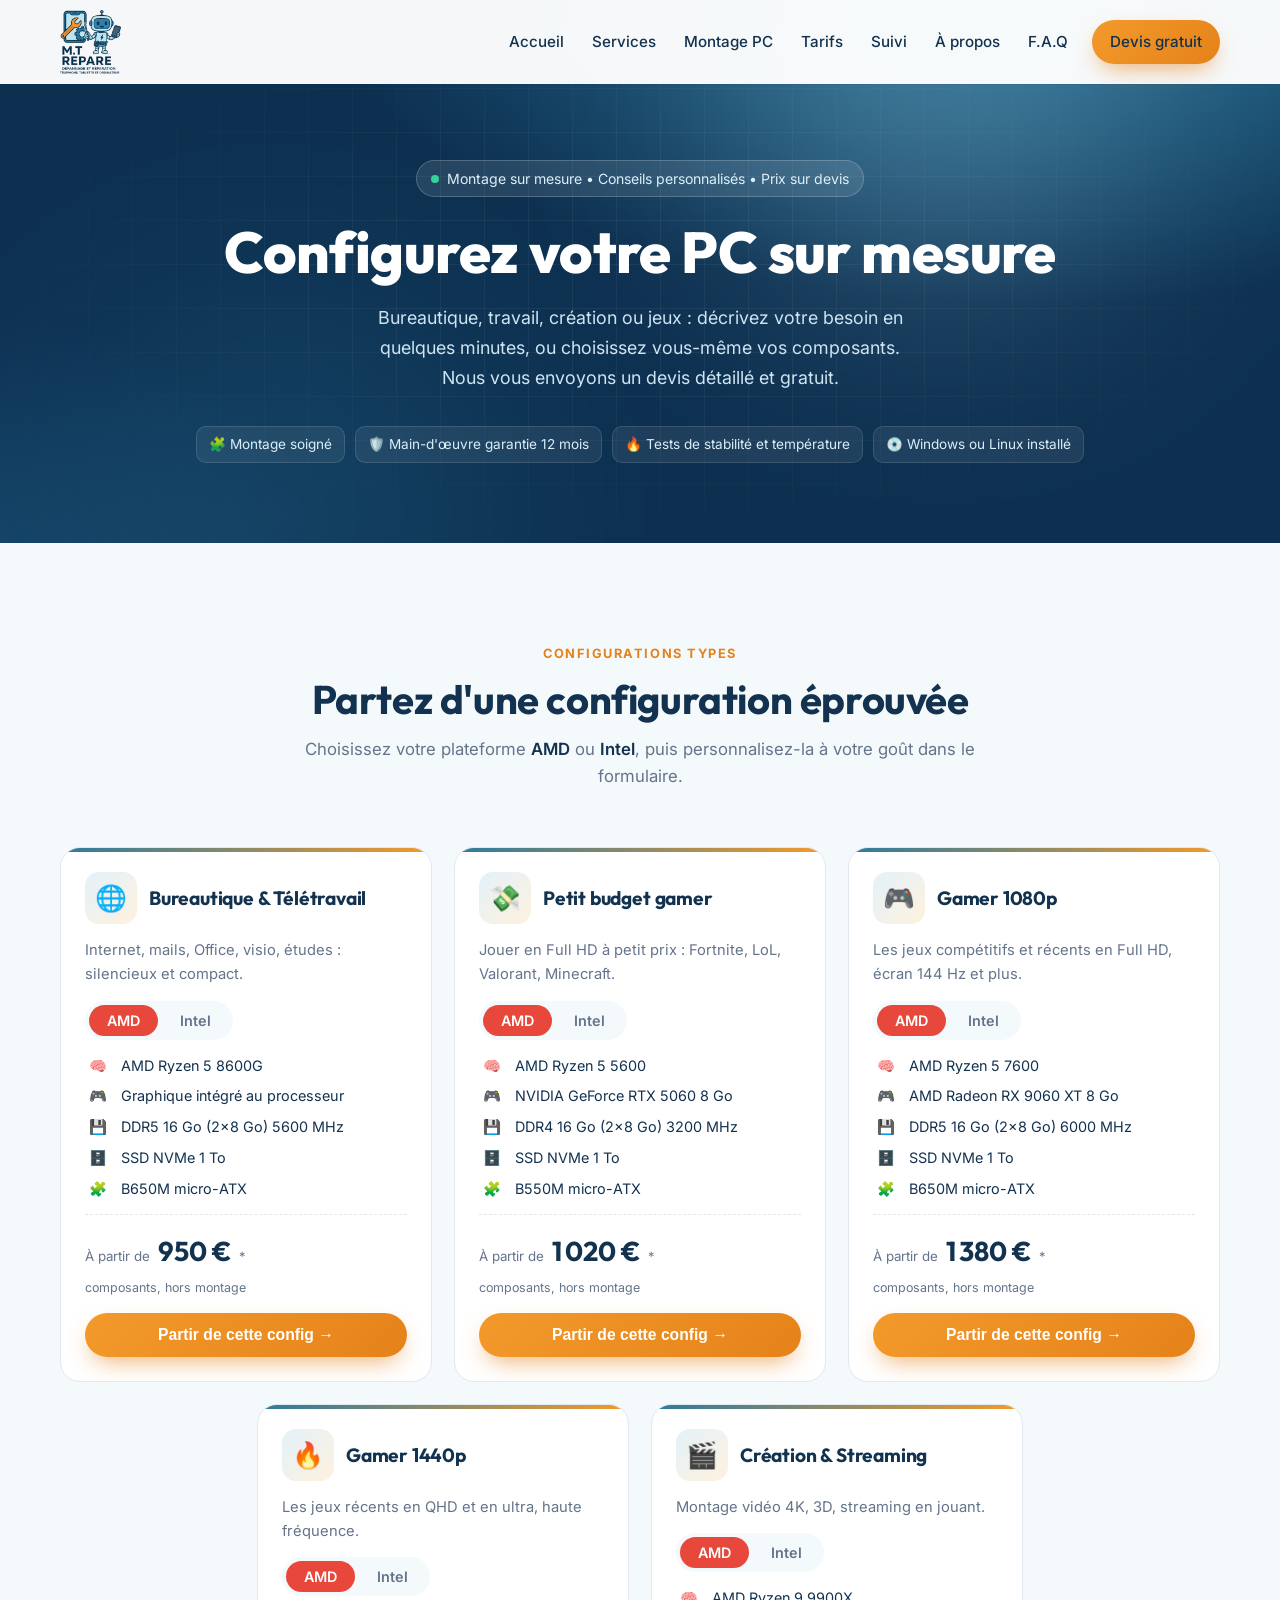
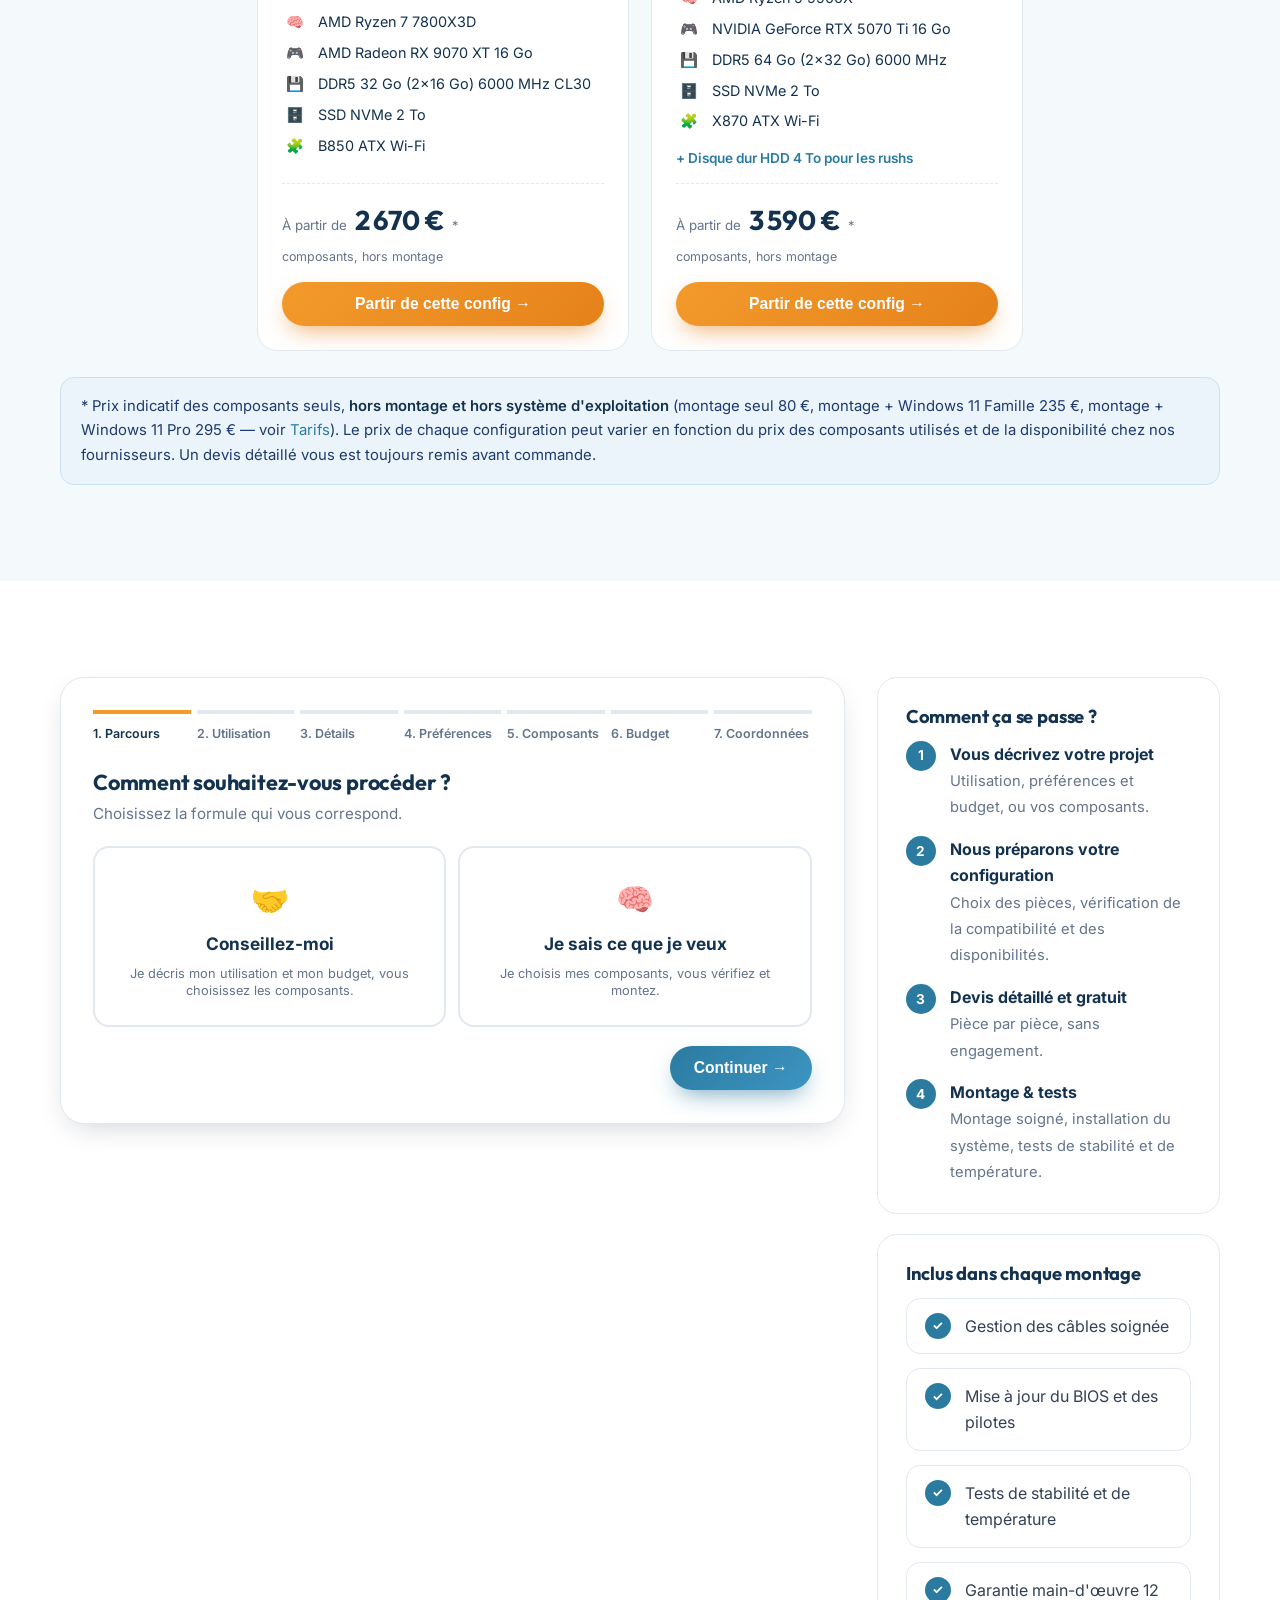
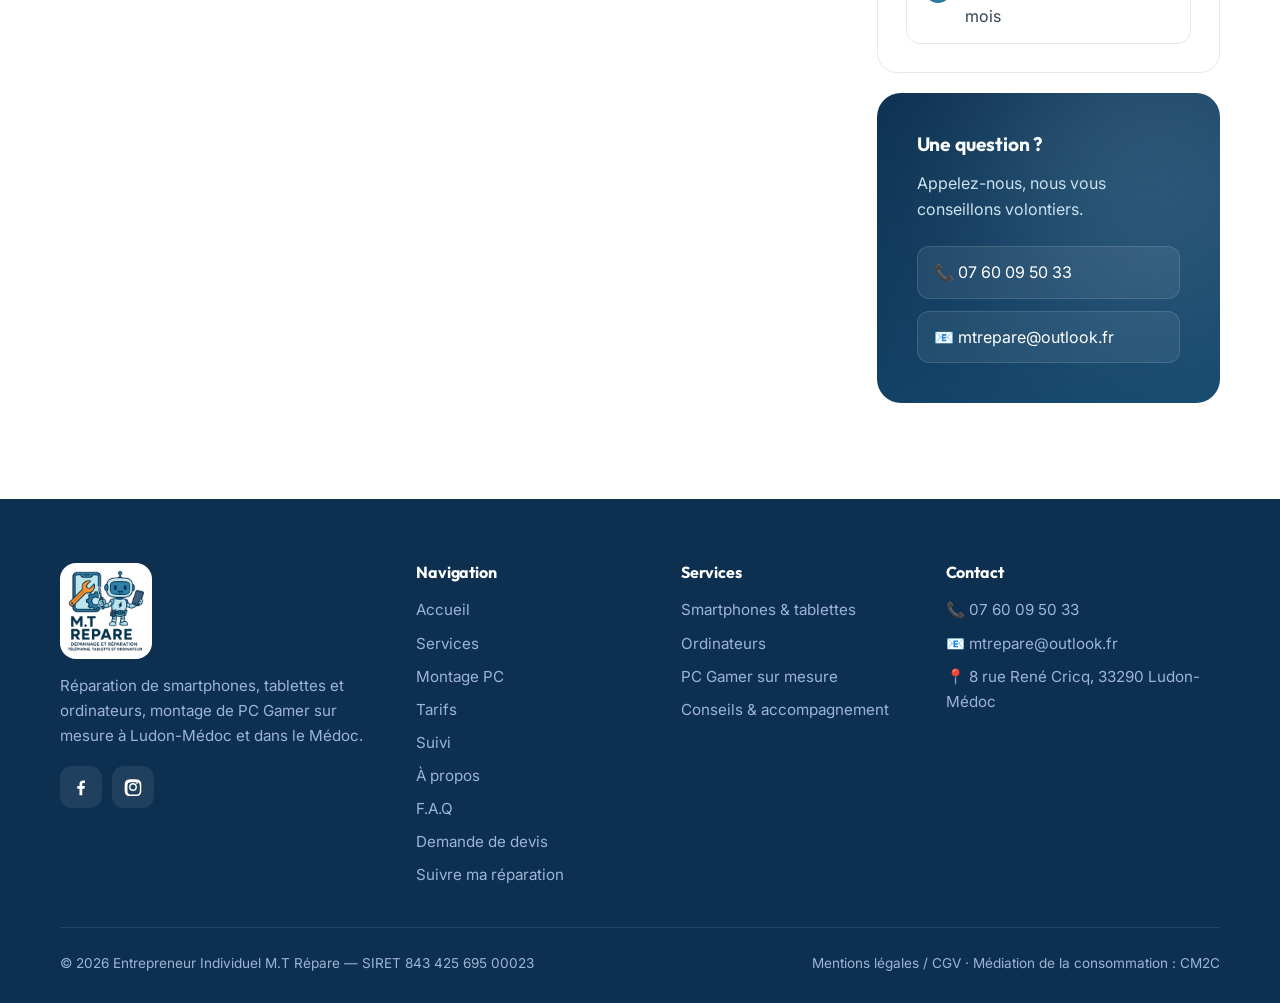
<file: montage-pc/index.html>
<!doctype html>
<html lang="fr">
<head>
<meta charset="utf-8">
<meta name="viewport" content="width=device-width, initial-scale=1">
<title>Montage PC sur mesure &amp; PC Gamer à Ludon-Médoc | M.T Répare</title>
<meta name="description" content="Configurez votre PC sur mesure : bureautique, travail, création ou PC Gamer. Conseils personnalisés, montage soigné et devis gratuit à Ludon-Médoc et dans le Médoc.">
<link rel="canonical" href="https://www.mtrepare.fr/montage-pc">
<meta property="og:type" content="website">
<meta property="og:title" content="Montage PC sur mesure &amp; PC Gamer à Ludon-Médoc | M.T Répare">
<meta property="og:description" content="Configurez votre PC sur mesure : bureautique, travail, création ou PC Gamer. Conseils personnalisés, montage soigné et devis gratuit à Ludon-Médoc et dans le Médoc.">
<meta property="og:url" content="https://www.mtrepare.fr/montage-pc">
<meta property="og:image" content="https://www.mtrepare.fr/img/montage-pc.jpg">
<meta name="twitter:card" content="summary_large_image">
<meta name="theme-color" content="#0B1B3A">
<link rel="icon" href="/img/mascotte.png">
<link rel="preconnect" href="https://fonts.googleapis.com">
<link rel="preconnect" href="https://fonts.gstatic.com" crossorigin>
<link href="https://fonts.googleapis.com/css2?family=Inter:wght@400;500;600;700&family=Outfit:wght@600;700;800&display=swap" rel="stylesheet">
<link rel="stylesheet" href="/assets/style.css">
<script type="application/ld+json">{"@context": "https://schema.org", "@type": "ComputerRepair", "name": "M.T Répare", "image": "https://www.mtrepare.fr/img/logo-mascotte.png", "logo": "https://www.mtrepare.fr/img/logo.png", "url": "https://www.mtrepare.fr/", "telephone": "+33760095033", "email": "mtrepare@outlook.fr", "priceRange": "€€", "address": {"@type": "PostalAddress", "streetAddress": "8 rue René Cricq", "postalCode": "33290", "addressLocality": "Ludon-Médoc", "addressRegion": "Gironde", "addressCountry": "FR"}, "areaServed": ["Ludon-Médoc", "Médoc", "Gironde"], "sameAs": ["https://facebook.com/mtrepare", "https://instagram.com/m.trepare"]}</script>

</head>
<body>
<a class="skip" href="#main">Passer au contenu principal</a>
<header class="header">
  <div class="container">
    <a class="brand" href="/" aria-label="M.T Répare — accueil"><img src="/img/logo.png" alt="M.T Répare" width="61" height="64" onerror="this.replaceWith(document.createTextNode('M.T Répare'))"></a>
    <nav class="nav" aria-label="Menu principal"><a href="/" data-path="/">Accueil</a><a href="/services" data-path="/services">Services</a><a href="/montage-pc" data-path="/montage-pc">Montage PC</a><a href="/tarifs" data-path="/tarifs">Tarifs</a><a href="/suivi" data-path="/suivi">Suivi</a><a href="/a-propos" data-path="/a-propos">À propos</a><a href="/f-a-q" data-path="/f-a-q">F.A.Q</a><a class="btn btn-accent" href="/devis">Devis gratuit</a></nav>
    <button class="burger" aria-label="Ouvrir le menu" aria-expanded="false"><span></span><span></span><span></span></button>
  </div>
</header>
<main id="main">
<section class="hero small">
  <div class="glow g1"></div><div class="glow g2"></div>
  <div class="container">
    <span class="badge"><span class="dot"></span>Montage sur mesure • Conseils personnalisés • Prix sur devis</span>
    <h1>Configurez votre PC sur mesure</h1>
    <p class="lead">Bureautique, travail, création ou jeux : décrivez votre besoin en quelques minutes, ou choisissez vous-même vos composants. Nous vous envoyons un devis détaillé et gratuit.</p>
    <div class="hero-tags"><span>🧩 Montage soigné</span><span>🛡️ Main-d'œuvre garantie 12 mois</span><span>🔥 Tests de stabilité et température</span><span>💿 Windows ou Linux installé</span></div>
  </div>
</section>

<section class="section-alt" id="configs-section" hidden>
  <div class="container">
    <div class="section-head reveal in"><span class="eyebrow">Configurations types</span><h2>Partez d'une configuration éprouvée</h2><p>Choisissez votre plateforme <strong>AMD</strong> ou <strong>Intel</strong>, puis personnalisez-la à votre goût dans le formulaire.</p></div>
    <div class="cfg-grid" id="cfg-grid"></div>
    <p class="note info cfg-note">* Prix indicatif des composants seuls, <strong>hors montage et hors système d'exploitation</strong> (montage seul 80 €, montage + Windows 11 Famille 235 €, montage + Windows 11 Pro 295 € — voir <a href="/tarifs">Tarifs</a>). Le prix de chaque configuration peut varier en fonction du prix des composants utilisés et de la disponibilité chez nos fournisseurs. Un devis détaillé vous est toujours remis avant commande.</p>
  </div>
</section>

<section id="configurateur">
  <div class="container mpc-wrap">
    <form id="mpc-form" class="form-card mpc-card" action="https://api.web3forms.com/submit" method="POST" novalidate>
      <input type="checkbox" name="botcheck" class="hp" tabindex="-1" autocomplete="off" aria-hidden="true">
      <ol class="mpc-steps" aria-hidden="true"></ol>

      <div class="mpc-body">

        <!-- PARCOURS -->
        <div class="mstep" data-step="path" data-label="Parcours">
          <h3>Comment souhaitez-vous procéder ?</h3>
          <p class="sub">Choisissez la formule qui vous correspond.</p>
          <div class="opt-grid two">
            <div class="opt big"><input type="radio" name="parcours" id="p-conseil" value="Conseil" required><label for="p-conseil"><span class="e">🤝</span><b>Conseillez-moi</b><small>Je décris mon utilisation et mon budget, vous choisissez les composants.</small></label></div>
            <div class="opt big"><input type="radio" name="parcours" id="p-expert" value="Expert"><label for="p-expert"><span class="e">🧠</span><b>Je sais ce que je veux</b><small>Je choisis mes composants, vous vérifiez et montez.</small></label></div>
          </div>
          <p class="opt-err">Choisissez une formule.</p>
        </div>

        <!-- USAGE -->
        <div class="mstep" data-step="usage" data-label="Utilisation" data-path="Conseil">
          <h3>À quoi servira votre PC ?</h3>
          <p class="sub">Plusieurs choix possibles.</p>
          <div class="opt-grid three">
            <div class="opt"><input type="checkbox" name="usage" id="u-bur" value="Bureautique / Internet"><label for="u-bur"><span class="e">🌐</span>Bureautique &amp; Internet</label></div>
            <div class="opt"><input type="checkbox" name="usage" id="u-tra" value="Télétravail / Études"><label for="u-tra"><span class="e">💼</span>Télétravail &amp; études</label></div>
            <div class="opt"><input type="checkbox" name="usage" id="u-jeu" value="Jeux vidéo"><label for="u-jeu"><span class="e">🎮</span>Jeux vidéo</label></div>
            <div class="opt"><input type="checkbox" name="usage" id="u-cre" value="Création (vidéo, photo, 3D, streaming)"><label for="u-cre"><span class="e">🎬</span>Création<br><small>vidéo, photo, 3D, stream</small></label></div>
            <div class="opt"><input type="checkbox" name="usage" id="u-dev" value="Programmation / IA"><label for="u-dev"><span class="e">🤖</span>Programmation &amp; IA</label></div>
            <div class="opt"><input type="checkbox" name="usage" id="u-sal" value="PC de salon / Multimédia"><label for="u-sal"><span class="e">📺</span>Salon &amp; multimédia</label></div>
          </div>
          <p class="opt-err">Choisissez au moins une utilisation.</p>
        </div>

        <!-- DÉTAILS -->
        <div class="mstep" data-step="details" data-label="Détails" data-path="Conseil">
          <h3>Précisez votre besoin</h3>
          <p class="sub">Plus vous êtes précis, plus la configuration sera adaptée.</p>

          <fieldset class="blk" id="blk-jeux" data-show-if="Jeux vidéo">
            <legend>🎮 Jeux vidéo</legend>
            <p class="q">Quels jeux ?</p>
            <div class="chipset">
              <label><input type="checkbox" name="jeux" value="Fortnite"><span>Fortnite</span></label>
              <label><input type="checkbox" name="jeux" value="Valorant"><span>Valorant</span></label>
              <label><input type="checkbox" name="jeux" value="Counter-Strike 2"><span>CS2</span></label>
              <label><input type="checkbox" name="jeux" value="League of Legends"><span>League of Legends</span></label>
              <label><input type="checkbox" name="jeux" value="Call of Duty / Warzone"><span>Call of Duty / Warzone</span></label>
              <label><input type="checkbox" name="jeux" value="EA Sports FC"><span>EA Sports FC</span></label>
              <label><input type="checkbox" name="jeux" value="Minecraft"><span>Minecraft</span></label>
              <label><input type="checkbox" name="jeux" value="GTA"><span>GTA</span></label>
              <label><input type="checkbox" name="jeux" value="Gros jeux AAA récents"><span>Gros jeux AAA récents</span></label>
              <label><input type="checkbox" name="jeux" value="Simulation (course, vol)"><span>Simulation (course, vol)</span></label>
            </div>
            <div class="field"><input name="jeux_autres" placeholder="Autres jeux…"></div>
            <div class="grid3">
              <div class="field"><label>Résolution de l'écran</label><select name="resolution"><option value="">Je ne sais pas</option><option>Full HD 1080p</option><option>QHD 1440p</option><option>4K 2160p</option><option>Ultra-large (21:9)</option></select></div>
              <div class="field"><label>Fréquence de l'écran</label><select name="frequence"><option value="">Je ne sais pas</option><option>60 Hz</option><option>144 / 165 Hz</option><option>240 Hz et plus</option></select></div>
              <div class="field"><label>Qualité graphique visée</label><select name="graphismes"><option value="">Peu importe</option><option>Moyenne (fluidité avant tout)</option><option>Élevée</option><option>Ultra / maximum</option></select></div>
            </div>
            <p class="q">Options</p>
            <div class="chipset">
              <label><input type="checkbox" name="jeux_options" value="Streaming (Twitch, YouTube)"><span>Streaming</span></label>
              <label><input type="checkbox" name="jeux_options" value="Réalité virtuelle (VR)"><span>Réalité virtuelle</span></label>
              <label><input type="checkbox" name="jeux_options" value="Ray tracing"><span>Ray tracing</span></label>
              <label><input type="checkbox" name="jeux_options" value="Compétitif (max d'images/seconde)"><span>Compétitif (max d'IPS)</span></label>
            </div>
          </fieldset>

          <fieldset class="blk" id="blk-crea" data-show-if="Création (vidéo, photo, 3D, streaming)">
            <legend>🎬 Création</legend>
            <p class="q">Logiciels utilisés</p>
            <div class="chipset">
              <label><input type="checkbox" name="logiciels" value="Premiere Pro"><span>Premiere Pro</span></label>
              <label><input type="checkbox" name="logiciels" value="DaVinci Resolve"><span>DaVinci Resolve</span></label>
              <label><input type="checkbox" name="logiciels" value="After Effects"><span>After Effects</span></label>
              <label><input type="checkbox" name="logiciels" value="Photoshop / Lightroom"><span>Photoshop / Lightroom</span></label>
              <label><input type="checkbox" name="logiciels" value="Blender"><span>Blender</span></label>
              <label><input type="checkbox" name="logiciels" value="OBS (streaming)"><span>OBS</span></label>
              <label><input type="checkbox" name="logiciels" value="Autocad / SolidWorks"><span>Autocad / SolidWorks</span></label>
            </div>
            <div class="field"><label>Type de projets</label><input name="projets" placeholder="Ex. : vidéos YouTube en 4K, retouche photo pro…"></div>
          </fieldset>

          <fieldset class="blk" id="blk-dev" data-show-if="Programmation / IA">
            <legend>🤖 Programmation &amp; IA</legend>
            <div class="field"><label>Votre utilisation</label><input name="dev" placeholder="Ex. : développement web, machines virtuelles, IA en local…"></div>
          </fieldset>

          <fieldset class="blk">
            <legend>🖥️ Au quotidien</legend>
            <div class="grid3">
              <div class="field"><label>Nombre d'écrans</label><select name="ecrans"><option value="">Je ne sais pas</option><option>1</option><option>2</option><option>3 ou plus</option></select></div>
              <div class="field"><label>Le silence est…</label><select name="silence"><option value="">Peu important</option><option>Important</option><option>Très important</option></select></div>
              <div class="field"><label>Durée d'utilisation visée</label><select name="duree"><option value="">Je ne sais pas</option><option>3 ans</option><option>5 ans</option><option>Le plus longtemps possible</option></select></div>
            </div>
          </fieldset>
        </div>

        <!-- PRÉFÉRENCES -->
        <div class="mstep" data-step="prefs" data-label="Préférences" data-path="Conseil">
          <h3>Vos préférences</h3>
          <p class="sub">Laissez « Je ne sais pas » si vous n'avez pas d'avis : nous vous conseillerons.</p>
          <div class="grid3">
            <div class="field"><label>Stockage</label><select name="stockage"><option value="">Je ne sais pas</option><option>512 Go</option><option>1 To</option><option>2 To</option><option>4 To et plus</option></select></div>
            <div class="field"><label>Mémoire vive (RAM)</label><select name="ram"><option value="">Je ne sais pas</option><option>16 Go</option><option>32 Go</option><option>64 Go et plus</option></select></div>
            <div class="field"><label>Taille du boîtier</label><select name="taille"><option value="">Peu importe</option><option>Compact (mini-ITX)</option><option>Moyen tour</option><option>Grande tour</option></select></div>
            <div class="field"><label>Style</label><select name="style"><option value="">Peu importe</option><option>Sobre (sans lumière)</option><option>RGB discret</option><option>RGB à fond</option></select></div>
            <div class="field"><label>Couleur</label><select name="couleur"><option value="">Peu importe</option><option>Noir</option><option>Blanc</option></select></div>
            <div class="field"><label>Panneau vitré</label><select name="vitre"><option value="">Peu importe</option><option>Oui</option><option>Non</option></select></div>
            <div class="field"><label>Processeur</label><select name="marque_cpu"><option value="">Pas de préférence</option><option>AMD</option><option>Intel</option></select></div>
            <div class="field"><label>Carte graphique</label><select name="marque_gpu"><option value="">Pas de préférence</option><option>NVIDIA</option><option>AMD</option><option>Intel</option></select></div>
            <div class="field"><label>Wi-Fi / Bluetooth</label><select name="wifi"><option value="">Je ne sais pas</option><option>Oui, indispensable</option><option>Non, câble réseau</option></select></div>
          </div>
          <p class="q">Composants que vous possédez déjà et voulez réutiliser</p>
          <div class="chipset">
            <label><input type="checkbox" name="reutiliser" value="Carte graphique"><span>Carte graphique</span></label>
            <label><input type="checkbox" name="reutiliser" value="Disques / SSD"><span>Disques / SSD</span></label>
            <label><input type="checkbox" name="reutiliser" value="Boîtier"><span>Boîtier</span></label>
            <label><input type="checkbox" name="reutiliser" value="Alimentation"><span>Alimentation</span></label>
            <label><input type="checkbox" name="reutiliser" value="Licence Windows"><span>Licence Windows</span></label>
          </div>
          <div class="field"><input name="reutiliser_detail" placeholder="Précisez les modèles si possible (ex. : RTX 3060, SSD 1 To…)"></div>
          <p class="q">Périphériques à prévoir</p>
          <div class="chipset">
            <label><input type="checkbox" name="peripheriques" value="Écran"><span>Écran</span></label>
            <label><input type="checkbox" name="peripheriques" value="Clavier + souris"><span>Clavier + souris</span></label>
            <label><input type="checkbox" name="peripheriques" value="Casque / micro"><span>Casque / micro</span></label>
            <label><input type="checkbox" name="peripheriques" value="Webcam"><span>Webcam</span></label>
            <label><input type="checkbox" name="peripheriques" value="Enceintes"><span>Enceintes</span></label>
          </div>
        </div>

        <!-- EXPERT -->
        <div class="mstep" data-step="expert" data-label="Composants" data-path="Expert">
          <h3>Choisissez vos composants</h3>
          <p class="sub">Prix sur devis selon les disponibilités. Laissez « Je laisse M.T Répare choisir » pour les éléments où vous n'avez pas de préférence.</p>
          <input type="hidden" name="config_type" id="config_type"><div class="cfg-picked" id="cfg-picked" hidden></div>
          <div class="field"><label>Utilisation principale</label><input name="usage_expert" placeholder="Ex. : jeux en 1440p 165 Hz + montage vidéo"></div>
          <div id="comp-list" class="comp-list"><p class="sub">Chargement de la liste des composants…</p></div>
          <div id="compat" class="compat" aria-live="polite"></div>
          <div class="field"><label for="lien_config">Vous avez déjà une configuration ? (lien PCPartPicker, liste…)</label><textarea id="lien_config" name="lien_config" rows="3" placeholder="Collez ici un lien ou votre liste de composants"></textarea></div>
          <div class="field"><label>Précisions ou autres composants</label><input name="precisions_expert" placeholder="Ex. : ventilateurs supplémentaires, carte Wi-Fi, lecteur…"></div>
        </div>

        <!-- BUDGET -->
        <div class="mstep" data-step="budget" data-label="Budget">
          <h3>Votre budget et vos options</h3>
          <p class="sub">Le budget nous aide à vous proposer la meilleure configuration possible. S'il est trop juste, nous vous le dirons honnêtement.</p>
          <div class="budget-box">
            <div class="budget-val"><span id="budget-out">1 000 €</span><small id="budget-note">composants compris</small></div>
            <input type="range" id="budget" name="budget" min="300" max="5000" step="50" value="1000" aria-label="Budget">
            <div class="budget-scale"><span>300 €</span><span>5 000 € et +</span></div>
            <div class="chipset">
              <label><input type="checkbox" name="budget_flexible" value="Oui"><span>Budget flexible (± 10 %)</span></label>
              <label><input type="checkbox" name="budget_inconnu" id="budget-inconnu" value="Oui"><span>Je ne sais pas encore</span></label>
            </div>
          </div>
          <div class="grid2">
            <div class="field"><label>Le budget comprend</label><select name="budget_contenu"><option>La tour seule</option><option>Le PC complet avec périphériques</option></select></div>
            <div class="field"><label>Délai souhaité</label><select name="delai"><option value="">Pas pressé</option><option>Dès que possible</option><option>Sous 2 semaines</option><option>Sous 1 mois</option></select></div>
          </div>
          <p class="q">Système d'exploitation</p>
          <div class="opt-grid os">
            <div class="opt"><input type="radio" name="systeme" id="os-fam" value="Windows 11 Famille (montage 235 €)" checked><label for="os-fam"><b>Windows 11 Famille</b><small>Montage + système : 235 €</small></label></div>
            <div class="opt"><input type="radio" name="systeme" id="os-pro" value="Windows 11 Pro (montage 295 €)"><label for="os-pro"><b>Windows 11 Pro</b><small>Montage + système : 295 €</small></label></div>
            <div class="opt"><input type="radio" name="systeme" id="os-lin" value="Linux (sur devis)"><label for="os-lin"><b>Linux</b><small>Sur devis</small></label></div>
            <div class="opt"><input type="radio" name="systeme" id="os-non" value="Sans système (montage 80 €)"><label for="os-non"><b>Sans système</b><small>Montage seul : 80 €</small></label></div>
          </div>
          <p class="q">Récupération</p>
          <div class="opt-grid two">
            <div class="opt"><input type="radio" name="retrait" id="r-atelier" value="Retrait à l'atelier (Ludon-Médoc)" checked><label for="r-atelier"><span class="e">🏠</span>Retrait à l'atelier</label></div>
            <div class="opt"><input type="radio" name="retrait" id="r-domicile" value="Livraison et installation à domicile"><label for="r-domicile"><span class="e">🚗</span>Livraison &amp; installation à domicile</label></div>
          </div>
        </div>

        <!-- COORDONNÉES -->
        <div class="mstep" data-step="contact" data-label="Coordonnées">
          <h3>Vos coordonnées</h3>
          <p class="sub">Pour vous envoyer votre devis personnalisé.</p>
          <div class="field"><label for="m-name">Nom Prénom <span class="req">*</span></label><input id="m-name" name="name" required autocomplete="name"><span class="err">Champ obligatoire.</span></div>
          <div class="grid2">
            <div class="field"><label for="m-email">Adresse e-mail <span class="req">*</span></label><input id="m-email" name="email" type="email" required autocomplete="email"><span class="err">Adresse e-mail invalide.</span></div>
            <div class="field"><label for="m-tel">Téléphone <span class="req">*</span></label><input id="m-tel" name="telephone" type="tel" required autocomplete="tel" pattern="[0-9 +.\(\)\-]{8,}"><span class="err">Numéro invalide.</span></div>
          </div>
          <div class="field"><label for="m-adr">Adresse postale</label><input id="m-adr" name="adresse" autocomplete="address-line1" placeholder="N° et nom de rue"></div>
          <div class="grid2">
            <div class="field"><label for="cp">Code postal <span class="req">*</span></label><input id="cp" name="code_postal" inputmode="numeric" maxlength="5" pattern="[0-9]{5}" required autocomplete="postal-code" placeholder="Ex. : 33290"><span class="err">Code postal à 5 chiffres.</span></div>
            <div class="field city-field"><label for="ville">Ville <span class="req">*</span></label><input id="ville" name="ville" required autocomplete="address-level2" placeholder="Saisissez d'abord le code postal"><span class="err">Choisissez votre ville.</span>
              <ul class="city-list" id="city-list" role="listbox" hidden></ul></div>
          </div>
          <div class="field"><label>Un message à ajouter ?</label><textarea name="message" rows="3" placeholder="Toute information utile…"></textarea></div>
          <div class="recap" id="recap"></div>
          <p class="consent">Vos informations servent uniquement à établir votre devis et ne sont jamais transmises à des tiers. Vos réponses sont enregistrées sur cet appareil jusqu'à l'envoi.</p>
        </div>

        <div class="form-nav mpc-nav">
          <button type="button" class="btn btn-back" data-mprev>← Retour</button>
          <span class="spacer"></span>
          <button type="button" class="btn btn-back print-btn" data-print hidden>🖨️ Imprimer</button>
          <button type="button" class="btn btn-primary" data-mnext>Continuer →</button>
          <button type="submit" class="btn btn-accent" data-msubmit hidden>Envoyer ma demande ✓</button>
        </div>
      </div>

      <div class="success" id="mpc-success">
        <div class="big">✅</div>
        <h3>Demande envoyée !</h3>
        <p style="color:var(--muted);margin-top:8px">Merci ! Nous étudions votre projet et revenons vers vous rapidement avec un devis détaillé.</p>
        <div class="form-nav" style="justify-content:center;margin-top:20px"><button type="button" class="btn btn-back" data-print>🖨️ Imprimer mon récapitulatif</button><a class="btn btn-primary" href="/">Retour à l'accueil</a></div>
      </div>
    </form>

    <aside class="mpc-aside">
      <div class="side-card reveal">
        <h3>Comment ça se passe ?</h3>
        <ol>
          <li><div><b>Vous décrivez votre projet</b><span>Utilisation, préférences et budget, ou vos composants.</span></div></li>
          <li><div><b>Nous préparons votre configuration</b><span>Choix des pièces, vérification de la compatibilité et des disponibilités.</span></div></li>
          <li><div><b>Devis détaillé et gratuit</b><span>Pièce par pièce, sans engagement.</span></div></li>
          <li><div><b>Montage &amp; tests</b><span>Montage soigné, installation du système, tests de stabilité et de température.</span></div></li>
        </ol>
      </div>
      <div class="side-card reveal d1">
        <h3>Inclus dans chaque montage</h3>
        <ul class="checklist" style="margin-top:0">
          <li><span class="tick">✓</span><span>Gestion des câbles soignée</span></li>
          <li><span class="tick">✓</span><span>Mise à jour du BIOS et des pilotes</span></li>
          <li><span class="tick">✓</span><span>Tests de stabilité et de température</span></li>
          <li><span class="tick">✓</span><span>Garantie main-d'œuvre 12 mois</span></li>
        </ul>
      </div>
      <div class="panel reveal d2">
        <h3 style="font-size:1.2rem">Une question ?</h3>
        <p>Appelez-nous, nous vous conseillons volontiers.</p>
        <div class="meta"><a href="tel:+33760095033">📞 07 60 09 50 33</a><a href="mailto:mtrepare@outlook.fr">📧 mtrepare@outlook.fr</a></div>
      </div>
    </aside>
  </div>
</section>

<section class="section-alt" id="realisations" hidden>
  <div class="container">
    <div class="section-head reveal in"><span class="eyebrow">Nos réalisations</span><h2>Quelques PC montés à l'atelier</h2></div>
    <div class="gallery" id="gallery"></div>
  </div>
</section>

</main>
<footer class="footer">
  <div class="container">
    <div class="footer-grid">
      <div>
        <a class="brand" href="/" style="background:#fff;border-radius:16px;padding:8px;display:inline-flex"><img src="/img/logo.png" alt="M.T Répare" width="76" height="80" style="height:80px" onerror="this.replaceWith(document.createTextNode('M.T Répare'))"></a>
        <p>Réparation de smartphones, tablettes et ordinateurs, montage de PC Gamer sur mesure à Ludon-Médoc et dans le Médoc.</p>
        <div class="socials">
          <a href="https://facebook.com/mtrepare" target="_blank" rel="noopener" aria-label="Facebook"><svg viewBox="0 0 24 24" aria-hidden="true"><path d="M13.5 22v-8h2.7l.4-3.2h-3.1V8.8c0-.9.3-1.5 1.6-1.5h1.7V4.4c-.3 0-1.3-.1-2.5-.1-2.4 0-4.1 1.5-4.1 4.2v2.3H7.5V14h2.7v8h3.3z"/></svg></a>
          <a href="https://instagram.com/m.trepare" target="_blank" rel="noopener" aria-label="Instagram"><svg viewBox="0 0 24 24" aria-hidden="true"><path d="M12 7.3A4.7 4.7 0 1 0 16.7 12 4.7 4.7 0 0 0 12 7.3zm0 7.7a3 3 0 1 1 3-3 3 3 0 0 1-3 3zm6-7.9a1.1 1.1 0 1 1-1.1-1.1A1.1 1.1 0 0 1 18 7.1zM21.9 8.2a5.4 5.4 0 0 0-1.5-3.8 5.4 5.4 0 0 0-3.8-1.5C15.1 2.8 8.9 2.8 7.4 2.9a5.4 5.4 0 0 0-3.8 1.5A5.4 5.4 0 0 0 2.1 8.2c-.1 1.5-.1 7.7 0 9.2a5.4 5.4 0 0 0 1.5 3.8 5.4 5.4 0 0 0 3.8 1.5c1.5.1 7.7.1 9.2 0a5.4 5.4 0 0 0 3.8-1.5 5.4 5.4 0 0 0 1.5-3.8c.1-1.5.1-7.7 0-9.2zM19.8 19a3 3 0 0 1-1.7 1.7c-1.2.5-4 .4-5.3.4s-4.1.1-5.3-.4A3 3 0 0 1 5.8 19c-.5-1.2-.4-4-.4-5.3s-.1-4.1.4-5.3a3 3 0 0 1 1.7-1.7c1.2-.5 4-.4 5.3-.4s4.1-.1 5.3.4a3 3 0 0 1 1.7 1.7c.5 1.2.4 4 .4 5.3s.1 4.1-.4 5.3z"/></svg></a>
        </div>
      </div>
      <div>
        <h4>Navigation</h4>
        <ul><li><a href="/">Accueil</a></li><li><a href="/services">Services</a></li><li><a href="/montage-pc">Montage PC</a></li><li><a href="/tarifs">Tarifs</a></li><li><a href="/suivi">Suivi</a></li><li><a href="/a-propos">À propos</a></li><li><a href="/f-a-q">F.A.Q</a></li><li><a href="/devis">Demande de devis</a></li><li><a href="/suivi">Suivre ma réparation</a></li></ul>
      </div>
      <div>
        <h4>Services</h4>
        <ul>
          <li><a href="/services#telephone">Smartphones &amp; tablettes</a></li>
          <li><a href="/services#ordinateur">Ordinateurs</a></li>
          <li><a href="/montage-pc">PC Gamer sur mesure</a></li>
          <li><a href="/services#conseils">Conseils &amp; accompagnement</a></li>
        </ul>
      </div>
      <div>
        <h4>Contact</h4>
        <ul>
          <li>📞 <a href="tel:+33760095033">07 60 09 50 33</a></li>
          <li>📧 <a href="mailto:mtrepare@outlook.fr">mtrepare@outlook.fr</a></li>
          <li>📍 8 rue René Cricq, 33290 Ludon-Médoc</li>
        </ul>
      </div>
    </div>
    <div class="footer-bottom">
      <span>© <span data-year>2026</span> Entrepreneur Individuel M.T Répare — SIRET 843 425 695 00023</span>
      <span><a href="/f-a-q#cgv">Mentions légales / CGV</a> · <a href="/f-a-q#mediation">Médiation de la consommation : CM2C</a></span>
    </div>
  </div>
</footer>
<a class="fab" href="tel:+33760095033" aria-label="Appeler M.T Répare">📞</a>
<button class="to-top" aria-label="Revenir en haut">↑</button>
<script src="/assets/config.js"></script>
<script src="/assets/main.js" defer></script>
<script src="/assets/montage.js" defer></script>
</body>
</html>
</file>
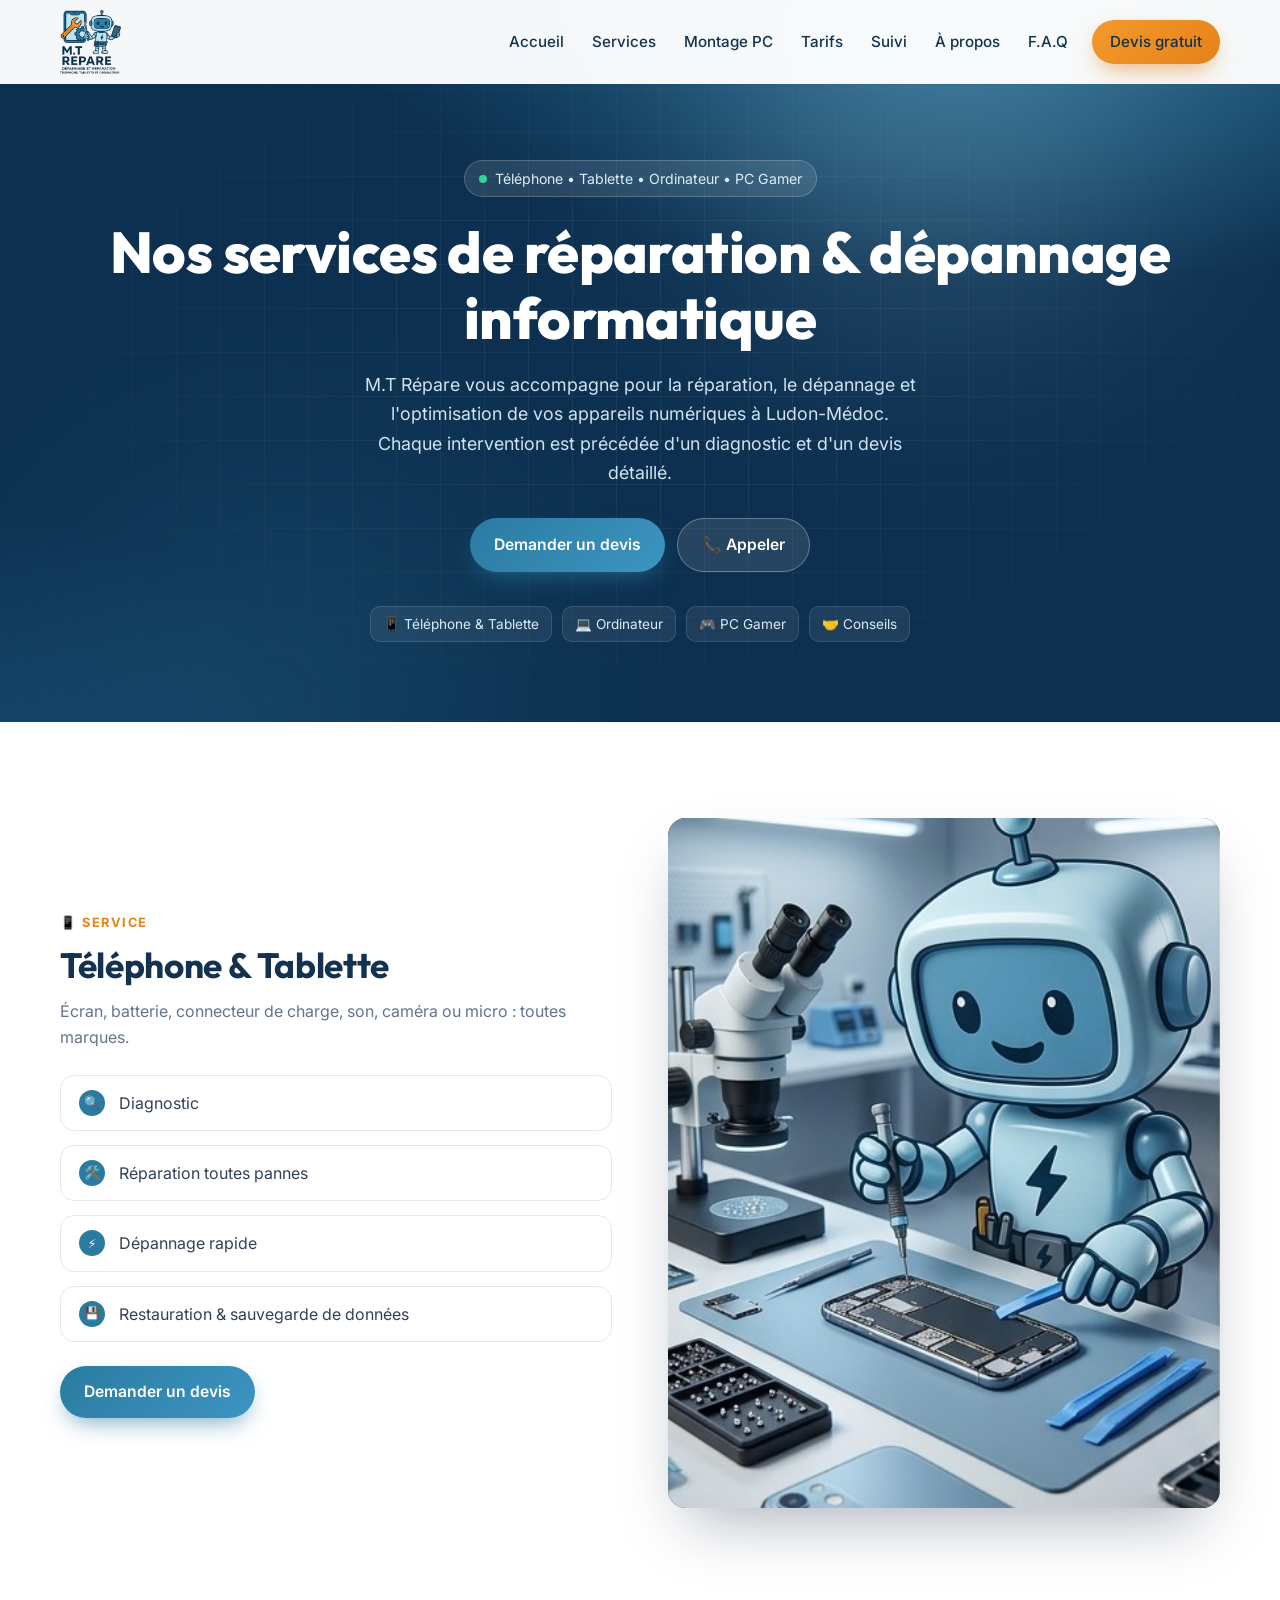
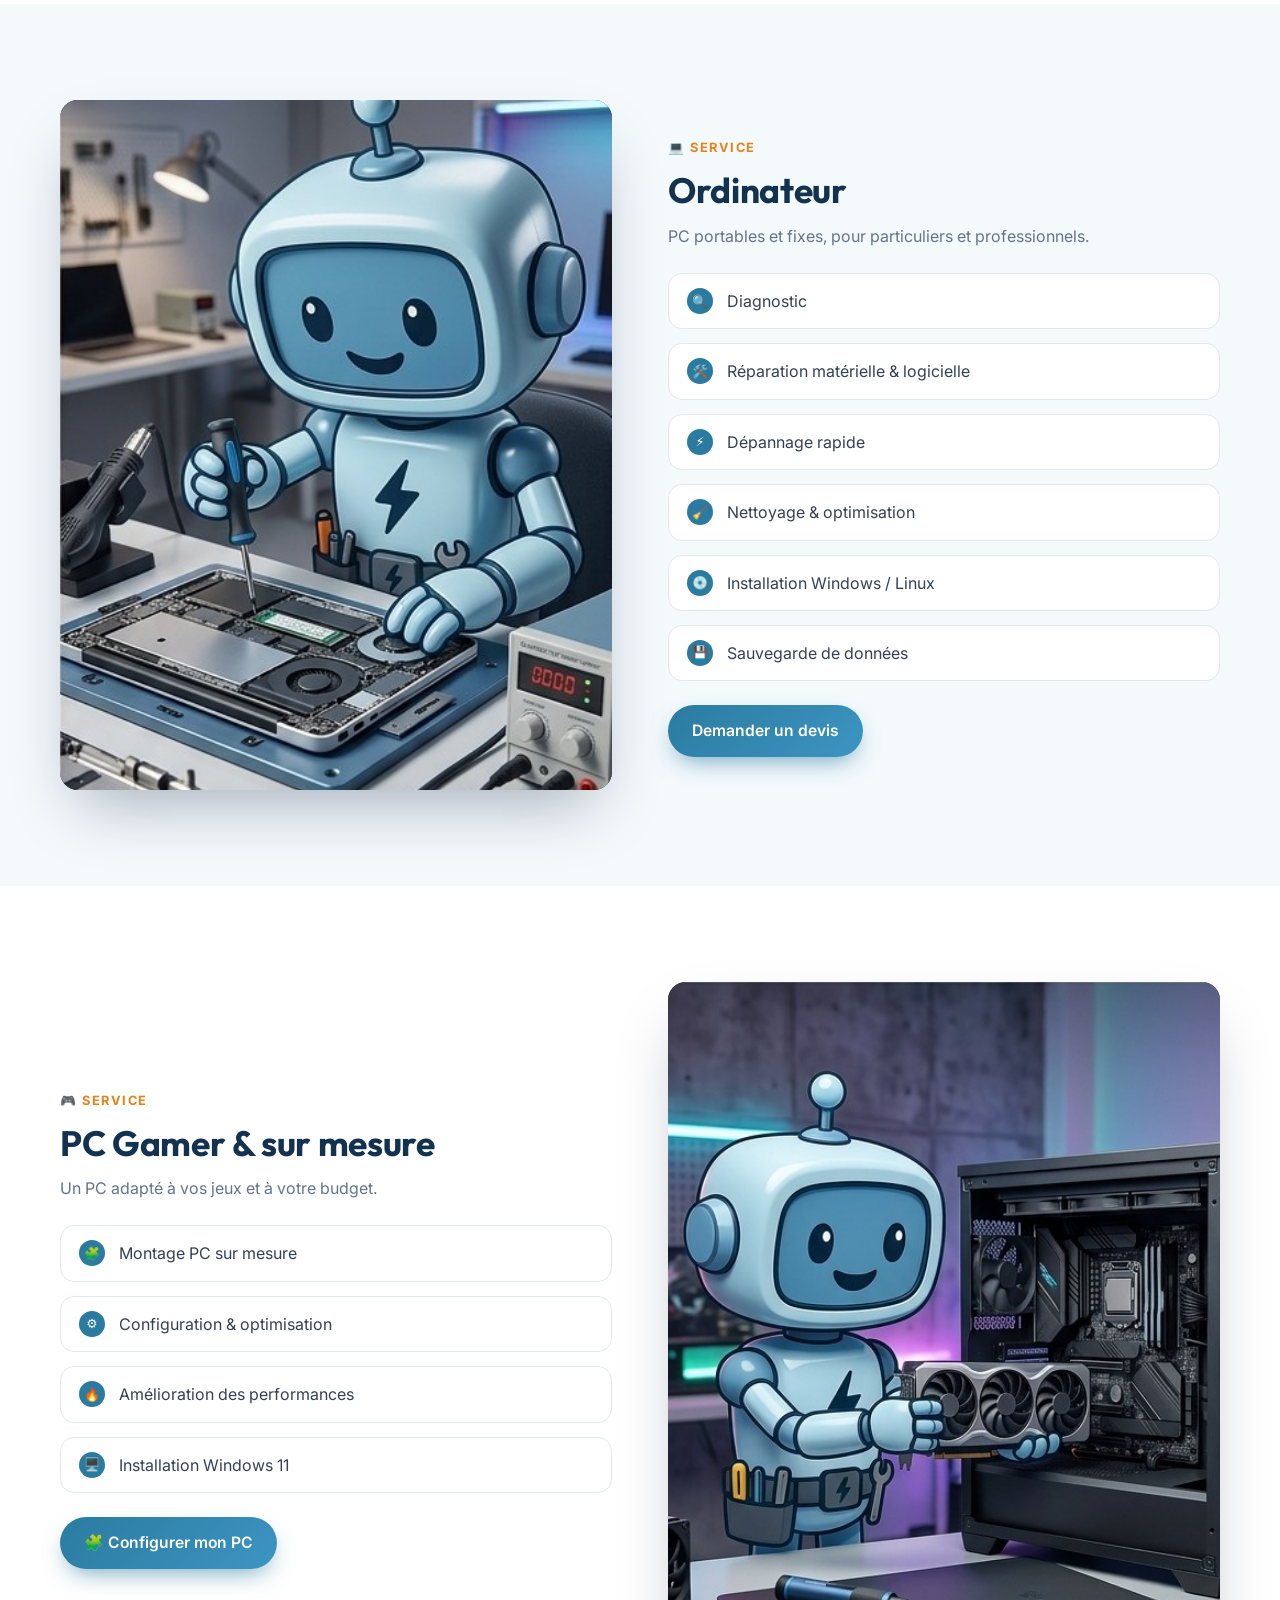
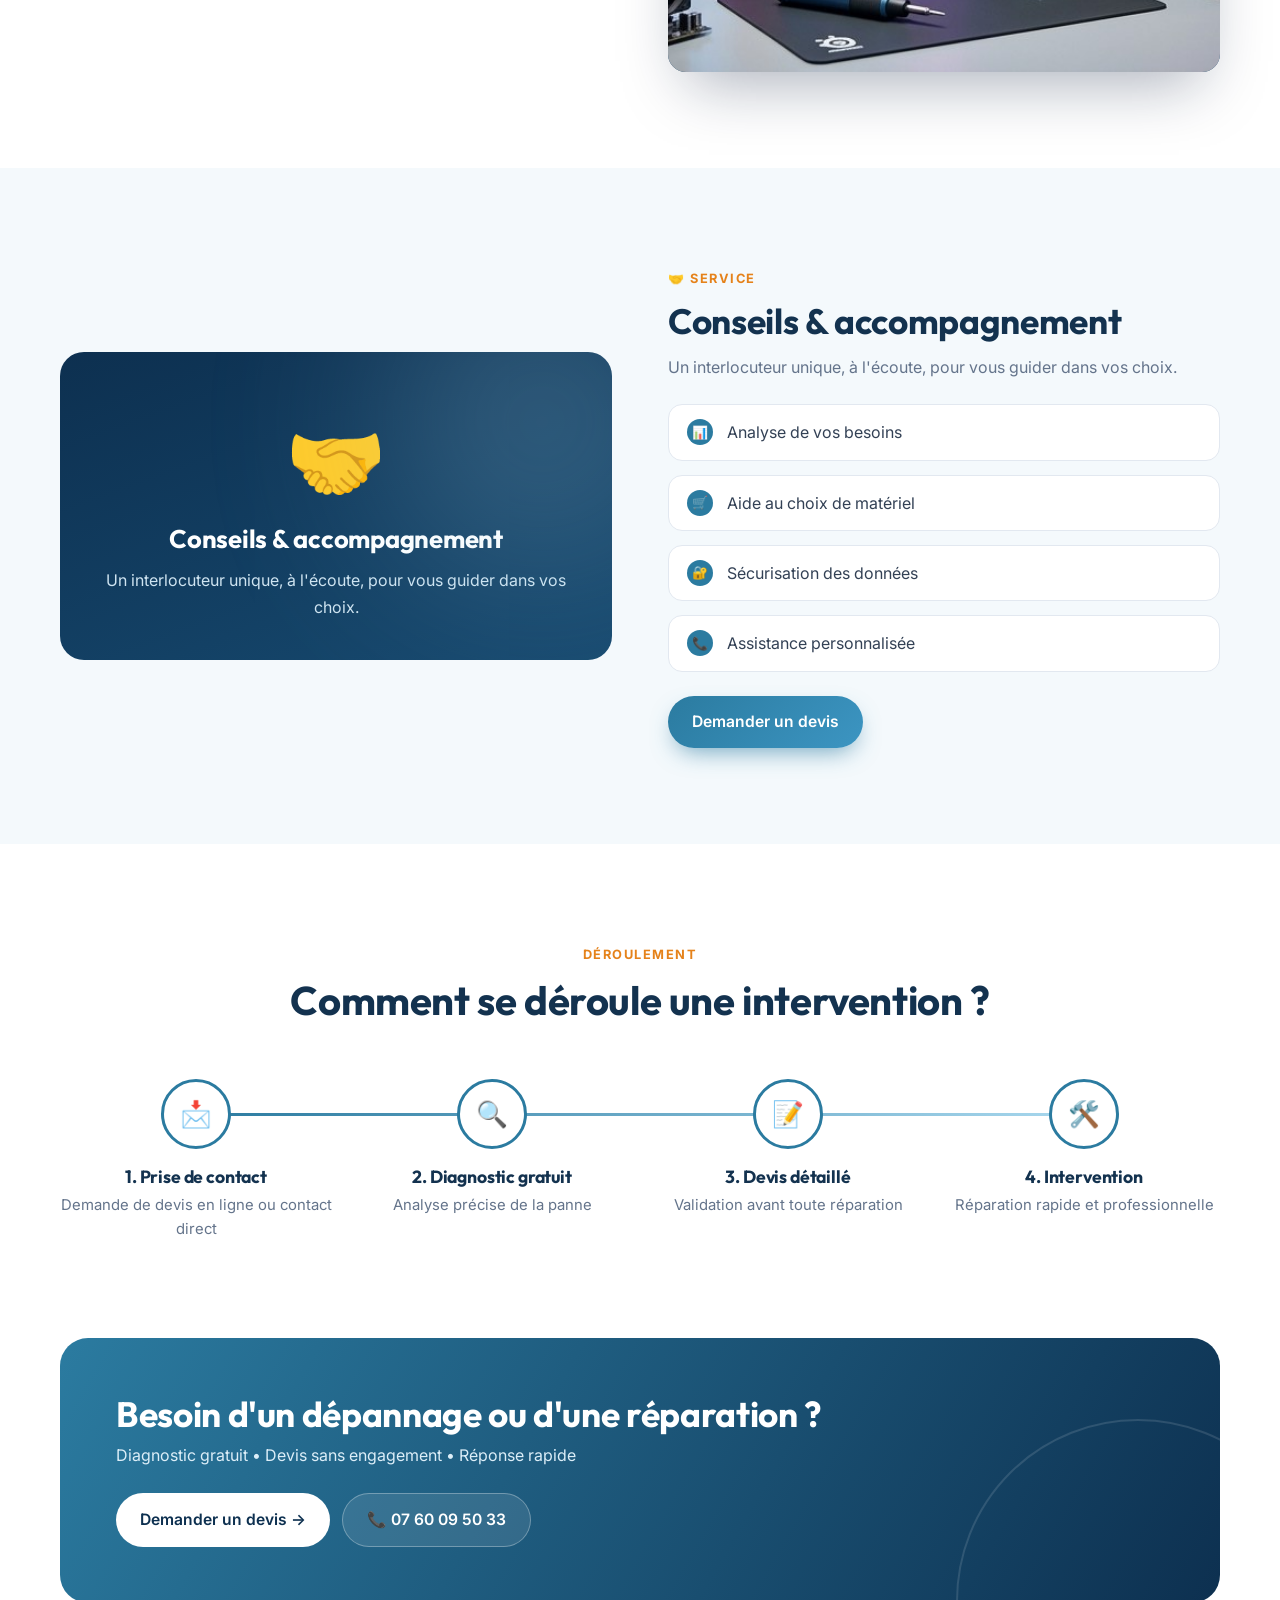
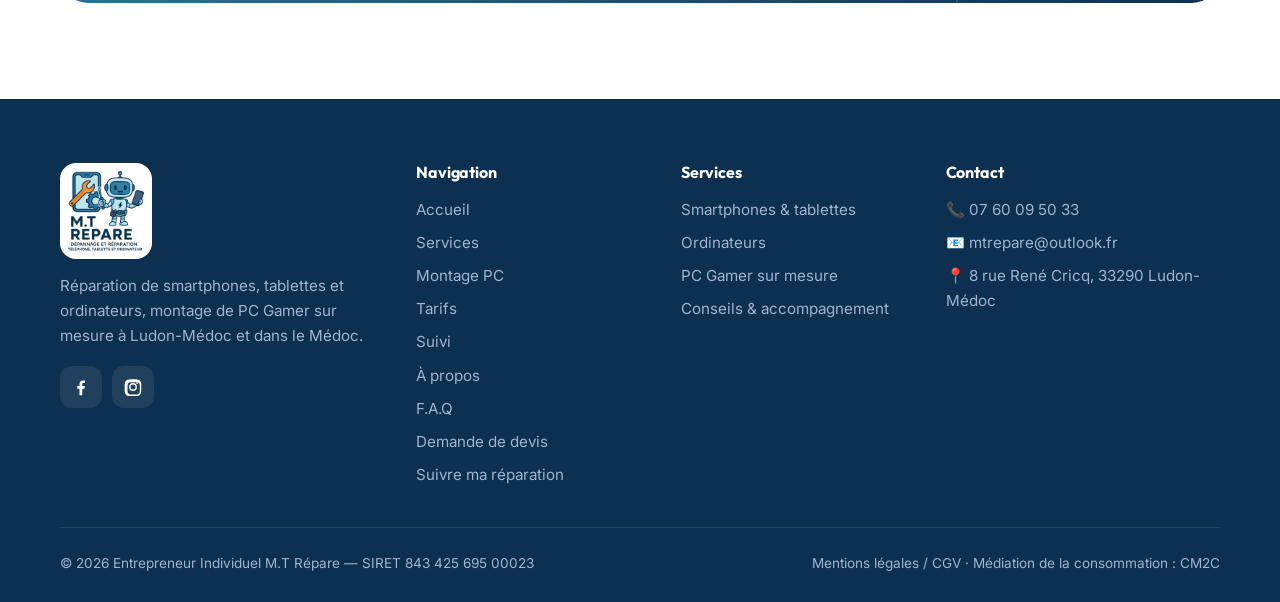
<file: services/index.html>
<!doctype html>
<html lang="fr">
<head>
<meta charset="utf-8">
<meta name="viewport" content="width=device-width, initial-scale=1">
<title>Services de réparation téléphone &amp; informatique à Ludon-Médoc | M.T Répare</title>
<meta name="description" content="Découvrez tous nos services de réparation téléphone, tablette, ordinateur et PC Gamer à Ludon-Médoc. Diagnostic et devis rapide.">
<link rel="canonical" href="https://www.mtrepare.fr/services">
<meta property="og:type" content="website">
<meta property="og:title" content="Services de réparation téléphone &amp; informatique à Ludon-Médoc | M.T Répare">
<meta property="og:description" content="Découvrez tous nos services de réparation téléphone, tablette, ordinateur et PC Gamer à Ludon-Médoc. Diagnostic et devis rapide.">
<meta property="og:url" content="https://www.mtrepare.fr/services">
<meta property="og:image" content="https://www.mtrepare.fr/img/montage-pc.jpg">
<meta name="twitter:card" content="summary_large_image">
<meta name="theme-color" content="#0B1B3A">
<link rel="icon" href="/img/mascotte.png">
<link rel="preconnect" href="https://fonts.googleapis.com">
<link rel="preconnect" href="https://fonts.gstatic.com" crossorigin>
<link href="https://fonts.googleapis.com/css2?family=Inter:wght@400;500;600;700&family=Outfit:wght@600;700;800&display=swap" rel="stylesheet">
<link rel="stylesheet" href="/assets/style.css">
<script type="application/ld+json">{"@context": "https://schema.org", "@type": "ComputerRepair", "name": "M.T Répare", "image": "https://www.mtrepare.fr/img/logo-mascotte.png", "logo": "https://www.mtrepare.fr/img/logo.png", "url": "https://www.mtrepare.fr/", "telephone": "+33760095033", "email": "mtrepare@outlook.fr", "priceRange": "€€", "address": {"@type": "PostalAddress", "streetAddress": "8 rue René Cricq", "postalCode": "33290", "addressLocality": "Ludon-Médoc", "addressRegion": "Gironde", "addressCountry": "FR"}, "areaServed": ["Ludon-Médoc", "Médoc", "Gironde"], "sameAs": ["https://facebook.com/mtrepare", "https://instagram.com/m.trepare"]}</script>

</head>
<body>
<a class="skip" href="#main">Passer au contenu principal</a>
<header class="header">
  <div class="container">
    <a class="brand" href="/" aria-label="M.T Répare — accueil"><img src="/img/logo.png" alt="M.T Répare" width="61" height="64" onerror="this.replaceWith(document.createTextNode('M.T Répare'))"></a>
    <nav class="nav" aria-label="Menu principal"><a href="/" data-path="/">Accueil</a><a href="/services" data-path="/services">Services</a><a href="/montage-pc" data-path="/montage-pc">Montage PC</a><a href="/tarifs" data-path="/tarifs">Tarifs</a><a href="/suivi" data-path="/suivi">Suivi</a><a href="/a-propos" data-path="/a-propos">À propos</a><a href="/f-a-q" data-path="/f-a-q">F.A.Q</a><a class="btn btn-accent" href="/devis">Devis gratuit</a></nav>
    <button class="burger" aria-label="Ouvrir le menu" aria-expanded="false"><span></span><span></span><span></span></button>
  </div>
</header>
<main id="main">

<section class="hero small">
  <div class="glow g1"></div><div class="glow g2"></div>
  <div class="container">
    <span class="badge"><span class="dot"></span>Téléphone • Tablette • Ordinateur • PC Gamer</span>
    <h1>Nos services de réparation &amp; dépannage informatique</h1>
    <p class="lead">M.T Répare vous accompagne pour la réparation, le dépannage et l'optimisation de vos appareils numériques à Ludon-Médoc. Chaque intervention est précédée d'un diagnostic et d'un devis détaillé.</p>
    <div class="cta"><a class="btn btn-primary" href="/devis">Demander un devis</a><a class="btn btn-ghost" href="tel:+33760095033">📞 Appeler</a></div>
    <div class="hero-tags"><span>📱 Téléphone & Tablette</span><span>💻 Ordinateur</span><span>🎮 PC Gamer</span><span>🤝 Conseils</span></div>
  </div>
</section><section id="telephone" class=""><div class="container split"><div class="reveal"><span class="eyebrow">📱 Service</span><h2 style="font-size:clamp(1.6rem,3vw,2.2rem);margin-bottom:12px">Téléphone &amp; Tablette</h2><p style="color:var(--muted)">Écran, batterie, connecteur de charge, son, caméra ou micro : toutes marques.</p><ul class="checklist"><li><span class=tick>🔍</span><span>Diagnostic</span></li><li><span class=tick>🛠️</span><span>Réparation toutes pannes</span></li><li><span class=tick>⚡</span><span>Dépannage rapide</span></li><li><span class=tick>💾</span><span>Restauration &amp; sauvegarde de données</span></li></ul><a class="btn btn-primary" style="margin-top:24px" href="/devis">Demander un devis</a></div><div class="reveal d2"><div class="card has-img" style="border:0;box-shadow:var(--shadow-lg)"><div class="img" style="aspect-ratio:4/5"><img src="/img/rep-telephone.jpg" style="object-position:50% 40%" alt="Téléphone &amp; Tablette" loading="lazy"></div></div></div></div></section><section id="ordinateur" class="section-alt"><div class="container split"><div class="reveal"><div class="card has-img" style="border:0;box-shadow:var(--shadow-lg)"><div class="img" style="aspect-ratio:4/5"><img src="/img/rep-pc.jpg" style="object-position:50% 40%" alt="Ordinateur" loading="lazy"></div></div></div><div class="reveal"><span class="eyebrow">💻 Service</span><h2 style="font-size:clamp(1.6rem,3vw,2.2rem);margin-bottom:12px">Ordinateur</h2><p style="color:var(--muted)">PC portables et fixes, pour particuliers et professionnels.</p><ul class="checklist"><li><span class=tick>🔍</span><span>Diagnostic</span></li><li><span class=tick>🛠️</span><span>Réparation matérielle &amp; logicielle</span></li><li><span class=tick>⚡</span><span>Dépannage rapide</span></li><li><span class=tick>🧹</span><span>Nettoyage &amp; optimisation</span></li><li><span class=tick>💿</span><span>Installation Windows / Linux</span></li><li><span class=tick>💾</span><span>Sauvegarde de données</span></li></ul><a class="btn btn-primary" style="margin-top:24px" href="/devis">Demander un devis</a></div></div></section><section id="pc-gamer" class=""><div class="container split"><div class="reveal"><span class="eyebrow">🎮 Service</span><h2 style="font-size:clamp(1.6rem,3vw,2.2rem);margin-bottom:12px">PC Gamer &amp; sur mesure</h2><p style="color:var(--muted)">Un PC adapté à vos jeux et à votre budget.</p><ul class="checklist"><li><span class=tick>🧩</span><span>Montage PC sur mesure</span></li><li><span class=tick>⚙️</span><span>Configuration &amp; optimisation</span></li><li><span class=tick>🔥</span><span>Amélioration des performances</span></li><li><span class=tick>🖥️</span><span>Installation Windows 11</span></li></ul><a class="btn btn-primary" style="margin-top:24px" href="/montage-pc">🧩 Configurer mon PC</a></div><div class="reveal d2"><div class="card has-img" style="border:0;box-shadow:var(--shadow-lg)"><div class="img" style="aspect-ratio:4/5"><img src="/img/montage-pc.jpg" style="object-position:40% 50%" alt="PC Gamer &amp; sur mesure" loading="lazy"></div></div></div></div></section><section id="conseils" class="section-alt"><div class="container split"><div class="panel reveal d2" style="text-align:center"><div style="font-size:5rem">🤝</div><h3>Conseils &amp; accompagnement</h3><p>Un interlocuteur unique, à l'écoute, pour vous guider dans vos choix.</p></div><div class="reveal"><span class="eyebrow">🤝 Service</span><h2 style="font-size:clamp(1.6rem,3vw,2.2rem);margin-bottom:12px">Conseils &amp; accompagnement</h2><p style="color:var(--muted)">Un interlocuteur unique, à l'écoute, pour vous guider dans vos choix.</p><ul class="checklist"><li><span class=tick>📊</span><span>Analyse de vos besoins</span></li><li><span class=tick>🛒</span><span>Aide au choix de matériel</span></li><li><span class=tick>🔐</span><span>Sécurisation des données</span></li><li><span class=tick>📞</span><span>Assistance personnalisée</span></li></ul><a class="btn btn-primary" style="margin-top:24px" href="/devis">Demander un devis</a></div></div></section>
<section>
  <div class="container">
    <div class="section-head reveal"><span class="eyebrow">Déroulement</span><h2>Comment se déroule une intervention ?</h2></div>
    <div class="steps">
      <div class="bar"></div>
      <div class="step"><div class="num">📩</div><h3>1. Prise de contact</h3><p>Demande de devis en ligne ou contact direct</p></div>
      <div class="step"><div class="num">🔍</div><h3>2. Diagnostic gratuit</h3><p>Analyse précise de la panne</p></div>
      <div class="step"><div class="num">📝</div><h3>3. Devis détaillé</h3><p>Validation avant toute réparation</p></div>
      <div class="step"><div class="num">🛠️</div><h3>4. Intervention</h3><p>Réparation rapide et professionnelle</p></div>
    </div>
  </div>
</section>
<section class="cta-band">
  <div class="container">
    <div class="cta-box reveal">
      <div><h2>Besoin d'un dépannage ou d'une réparation ?</h2><p>Diagnostic gratuit • Devis sans engagement • Réponse rapide</p></div>
      <div class="actions"><a class="btn btn-light" href="/devis">Demander un devis →</a><a class="btn btn-ghost" href="tel:+33760095033">📞 07 60 09 50 33</a></div>
    </div>
  </div>
</section>
</main>
<footer class="footer">
  <div class="container">
    <div class="footer-grid">
      <div>
        <a class="brand" href="/" style="background:#fff;border-radius:16px;padding:8px;display:inline-flex"><img src="/img/logo.png" alt="M.T Répare" width="76" height="80" style="height:80px" onerror="this.replaceWith(document.createTextNode('M.T Répare'))"></a>
        <p>Réparation de smartphones, tablettes et ordinateurs, montage de PC Gamer sur mesure à Ludon-Médoc et dans le Médoc.</p>
        <div class="socials">
          <a href="https://facebook.com/mtrepare" target="_blank" rel="noopener" aria-label="Facebook"><svg viewBox="0 0 24 24" aria-hidden="true"><path d="M13.5 22v-8h2.7l.4-3.2h-3.1V8.8c0-.9.3-1.5 1.6-1.5h1.7V4.4c-.3 0-1.3-.1-2.5-.1-2.4 0-4.1 1.5-4.1 4.2v2.3H7.5V14h2.7v8h3.3z"/></svg></a>
          <a href="https://instagram.com/m.trepare" target="_blank" rel="noopener" aria-label="Instagram"><svg viewBox="0 0 24 24" aria-hidden="true"><path d="M12 7.3A4.7 4.7 0 1 0 16.7 12 4.7 4.7 0 0 0 12 7.3zm0 7.7a3 3 0 1 1 3-3 3 3 0 0 1-3 3zm6-7.9a1.1 1.1 0 1 1-1.1-1.1A1.1 1.1 0 0 1 18 7.1zM21.9 8.2a5.4 5.4 0 0 0-1.5-3.8 5.4 5.4 0 0 0-3.8-1.5C15.1 2.8 8.9 2.8 7.4 2.9a5.4 5.4 0 0 0-3.8 1.5A5.4 5.4 0 0 0 2.1 8.2c-.1 1.5-.1 7.7 0 9.2a5.4 5.4 0 0 0 1.5 3.8 5.4 5.4 0 0 0 3.8 1.5c1.5.1 7.7.1 9.2 0a5.4 5.4 0 0 0 3.8-1.5 5.4 5.4 0 0 0 1.5-3.8c.1-1.5.1-7.7 0-9.2zM19.8 19a3 3 0 0 1-1.7 1.7c-1.2.5-4 .4-5.3.4s-4.1.1-5.3-.4A3 3 0 0 1 5.8 19c-.5-1.2-.4-4-.4-5.3s-.1-4.1.4-5.3a3 3 0 0 1 1.7-1.7c1.2-.5 4-.4 5.3-.4s4.1-.1 5.3.4a3 3 0 0 1 1.7 1.7c.5 1.2.4 4 .4 5.3s.1 4.1-.4 5.3z"/></svg></a>
        </div>
      </div>
      <div>
        <h4>Navigation</h4>
        <ul><li><a href="/">Accueil</a></li><li><a href="/services">Services</a></li><li><a href="/montage-pc">Montage PC</a></li><li><a href="/tarifs">Tarifs</a></li><li><a href="/suivi">Suivi</a></li><li><a href="/a-propos">À propos</a></li><li><a href="/f-a-q">F.A.Q</a></li><li><a href="/devis">Demande de devis</a></li><li><a href="/suivi">Suivre ma réparation</a></li></ul>
      </div>
      <div>
        <h4>Services</h4>
        <ul>
          <li><a href="/services#telephone">Smartphones &amp; tablettes</a></li>
          <li><a href="/services#ordinateur">Ordinateurs</a></li>
          <li><a href="/montage-pc">PC Gamer sur mesure</a></li>
          <li><a href="/services#conseils">Conseils &amp; accompagnement</a></li>
        </ul>
      </div>
      <div>
        <h4>Contact</h4>
        <ul>
          <li>📞 <a href="tel:+33760095033">07 60 09 50 33</a></li>
          <li>📧 <a href="mailto:mtrepare@outlook.fr">mtrepare@outlook.fr</a></li>
          <li>📍 8 rue René Cricq, 33290 Ludon-Médoc</li>
        </ul>
      </div>
    </div>
    <div class="footer-bottom">
      <span>© <span data-year>2026</span> Entrepreneur Individuel M.T Répare — SIRET 843 425 695 00023</span>
      <span><a href="/f-a-q#cgv">Mentions légales / CGV</a> · <a href="/f-a-q#mediation">Médiation de la consommation : CM2C</a></span>
    </div>
  </div>
</footer>
<a class="fab" href="tel:+33760095033" aria-label="Appeler M.T Répare">📞</a>
<button class="to-top" aria-label="Revenir en haut">↑</button>
<script src="/assets/config.js"></script>
<script src="/assets/main.js" defer></script>
</body>
</html>
</file>
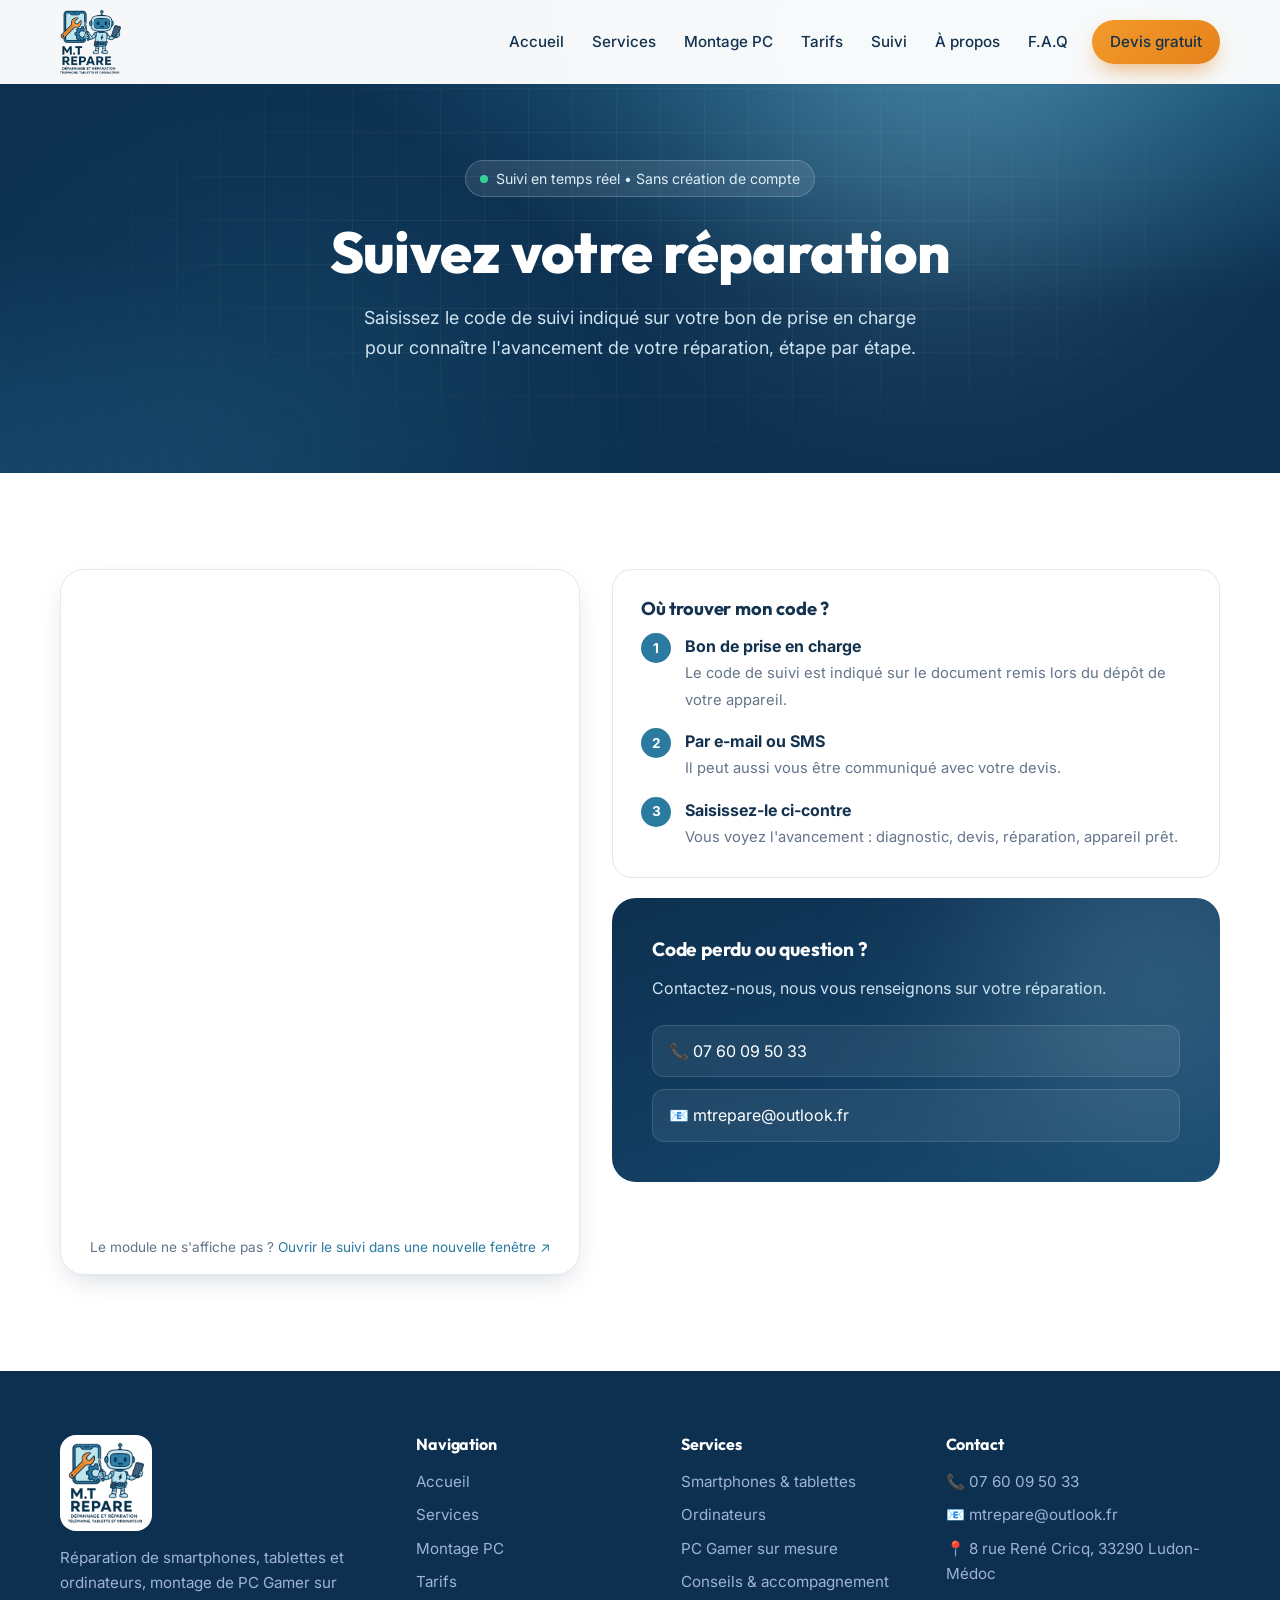
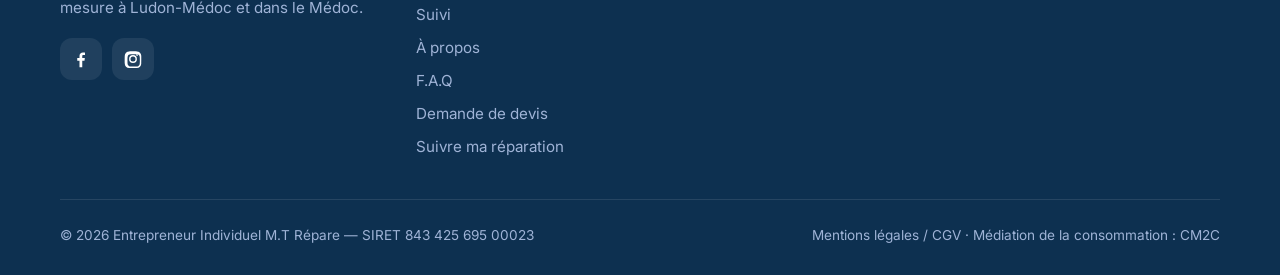
<file: suivi/index.html>
<!doctype html>
<html lang="fr">
<head>
<meta charset="utf-8">
<meta name="viewport" content="width=device-width, initial-scale=1">
<title>Suivi de réparation en ligne | M.T Répare Ludon-Médoc</title>
<meta name="description" content="Suivez en ligne l'avancement de la réparation de votre smartphone, tablette ou ordinateur chez M.T Répare grâce à votre code de suivi.">
<link rel="canonical" href="https://www.mtrepare.fr/suivi">
<meta property="og:type" content="website">
<meta property="og:title" content="Suivi de réparation en ligne | M.T Répare Ludon-Médoc">
<meta property="og:description" content="Suivez en ligne l'avancement de la réparation de votre smartphone, tablette ou ordinateur chez M.T Répare grâce à votre code de suivi.">
<meta property="og:url" content="https://www.mtrepare.fr/suivi">
<meta property="og:image" content="https://www.mtrepare.fr/img/logo-mascotte.png">
<meta name="twitter:card" content="summary_large_image">
<meta name="theme-color" content="#0B1B3A">
<link rel="icon" href="/img/mascotte.png">
<link rel="preconnect" href="https://fonts.googleapis.com">
<link rel="preconnect" href="https://fonts.gstatic.com" crossorigin>
<link href="https://fonts.googleapis.com/css2?family=Inter:wght@400;500;600;700&family=Outfit:wght@600;700;800&display=swap" rel="stylesheet">
<link rel="stylesheet" href="/assets/style.css">
<script type="application/ld+json">{"@context": "https://schema.org", "@type": "ComputerRepair", "name": "M.T Répare", "image": "https://www.mtrepare.fr/img/logo-mascotte.png", "logo": "https://www.mtrepare.fr/img/logo.png", "url": "https://www.mtrepare.fr/", "telephone": "+33760095033", "email": "mtrepare@outlook.fr", "priceRange": "€€", "address": {"@type": "PostalAddress", "streetAddress": "8 rue René Cricq", "postalCode": "33290", "addressLocality": "Ludon-Médoc", "addressRegion": "Gironde", "addressCountry": "FR"}, "areaServed": ["Ludon-Médoc", "Médoc", "Gironde"], "sameAs": ["https://facebook.com/mtrepare", "https://instagram.com/m.trepare"]}</script>

</head>
<body>
<a class="skip" href="#main">Passer au contenu principal</a>
<header class="header">
  <div class="container">
    <a class="brand" href="/" aria-label="M.T Répare — accueil"><img src="/img/logo.png" alt="M.T Répare" width="61" height="64" onerror="this.replaceWith(document.createTextNode('M.T Répare'))"></a>
    <nav class="nav" aria-label="Menu principal"><a href="/" data-path="/">Accueil</a><a href="/services" data-path="/services">Services</a><a href="/montage-pc" data-path="/montage-pc">Montage PC</a><a href="/tarifs" data-path="/tarifs">Tarifs</a><a href="/suivi" data-path="/suivi">Suivi</a><a href="/a-propos" data-path="/a-propos">À propos</a><a href="/f-a-q" data-path="/f-a-q">F.A.Q</a><a class="btn btn-accent" href="/devis">Devis gratuit</a></nav>
    <button class="burger" aria-label="Ouvrir le menu" aria-expanded="false"><span></span><span></span><span></span></button>
  </div>
</header>
<main id="main">

<section class="hero small">
  <div class="glow g1"></div><div class="glow g2"></div>
  <div class="container">
    <span class="badge"><span class="dot"></span>Suivi en temps réel • Sans création de compte</span>
    <h1>Suivez votre réparation</h1>
    <p class="lead">Saisissez le code de suivi indiqué sur votre bon de prise en charge pour connaître l'avancement de votre réparation, étape par étape.</p>
    
    
  </div>
</section>
<section>
  <div class="container suivi-wrap">
    <div class="suivi-frame reveal">
      <div class="suivi-loading" id="suivi-loading"><span class="spin"></span>Chargement du suivi…</div>
      <iframe id="suivi-iframe" src="https://gestatphone.fr/suivi.html" title="Suivi de réparation" loading="lazy"></iframe>
      <p class="suivi-alt">Le module ne s'affiche pas ? <a href="https://gestatphone.fr/suivi.html" id="suivi-link" target="_blank" rel="noopener">Ouvrir le suivi dans une nouvelle fenêtre ↗</a></p>
    </div>
    <aside>
      <div class="side-card reveal d1">
        <h3>Où trouver mon code ?</h3>
        <ol>
          <li><div><b>Bon de prise en charge</b><span>Le code de suivi est indiqué sur le document remis lors du dépôt de votre appareil.</span></div></li>
          <li><div><b>Par e-mail ou SMS</b><span>Il peut aussi vous être communiqué avec votre devis.</span></div></li>
          <li><div><b>Saisissez-le ci-contre</b><span>Vous voyez l'avancement : diagnostic, devis, réparation, appareil prêt.</span></div></li>
        </ol>
      </div>
      <div class="panel reveal d2">
        <h3 style="font-size:1.2rem">Code perdu ou question ?</h3>
        <p>Contactez-nous, nous vous renseignons sur votre réparation.</p>
        <div class="meta"><a href="tel:+33760095033">📞 07 60 09 50 33</a><a href="mailto:mtrepare@outlook.fr">📧 mtrepare@outlook.fr</a></div>
      </div>
    </aside>
  </div>
</section>
<script>
(function () {
  var f = document.getElementById("suivi-iframe"), l = document.getElementById("suivi-link"), ld = document.getElementById("suivi-loading");
  var q = location.search;
  if (q) { f.src = "https://gestatphone.fr/suivi.html" + q; l.href = f.src; }
  f.addEventListener("load", function () { ld.style.display = "none"; });
})();
</script>
</main>
<footer class="footer">
  <div class="container">
    <div class="footer-grid">
      <div>
        <a class="brand" href="/" style="background:#fff;border-radius:16px;padding:8px;display:inline-flex"><img src="/img/logo.png" alt="M.T Répare" width="76" height="80" style="height:80px" onerror="this.replaceWith(document.createTextNode('M.T Répare'))"></a>
        <p>Réparation de smartphones, tablettes et ordinateurs, montage de PC Gamer sur mesure à Ludon-Médoc et dans le Médoc.</p>
        <div class="socials">
          <a href="https://facebook.com/mtrepare" target="_blank" rel="noopener" aria-label="Facebook"><svg viewBox="0 0 24 24" aria-hidden="true"><path d="M13.5 22v-8h2.7l.4-3.2h-3.1V8.8c0-.9.3-1.5 1.6-1.5h1.7V4.4c-.3 0-1.3-.1-2.5-.1-2.4 0-4.1 1.5-4.1 4.2v2.3H7.5V14h2.7v8h3.3z"/></svg></a>
          <a href="https://instagram.com/m.trepare" target="_blank" rel="noopener" aria-label="Instagram"><svg viewBox="0 0 24 24" aria-hidden="true"><path d="M12 7.3A4.7 4.7 0 1 0 16.7 12 4.7 4.7 0 0 0 12 7.3zm0 7.7a3 3 0 1 1 3-3 3 3 0 0 1-3 3zm6-7.9a1.1 1.1 0 1 1-1.1-1.1A1.1 1.1 0 0 1 18 7.1zM21.9 8.2a5.4 5.4 0 0 0-1.5-3.8 5.4 5.4 0 0 0-3.8-1.5C15.1 2.8 8.9 2.8 7.4 2.9a5.4 5.4 0 0 0-3.8 1.5A5.4 5.4 0 0 0 2.1 8.2c-.1 1.5-.1 7.7 0 9.2a5.4 5.4 0 0 0 1.5 3.8 5.4 5.4 0 0 0 3.8 1.5c1.5.1 7.7.1 9.2 0a5.4 5.4 0 0 0 3.8-1.5 5.4 5.4 0 0 0 1.5-3.8c.1-1.5.1-7.7 0-9.2zM19.8 19a3 3 0 0 1-1.7 1.7c-1.2.5-4 .4-5.3.4s-4.1.1-5.3-.4A3 3 0 0 1 5.8 19c-.5-1.2-.4-4-.4-5.3s-.1-4.1.4-5.3a3 3 0 0 1 1.7-1.7c1.2-.5 4-.4 5.3-.4s4.1-.1 5.3.4a3 3 0 0 1 1.7 1.7c.5 1.2.4 4 .4 5.3s.1 4.1-.4 5.3z"/></svg></a>
        </div>
      </div>
      <div>
        <h4>Navigation</h4>
        <ul><li><a href="/">Accueil</a></li><li><a href="/services">Services</a></li><li><a href="/montage-pc">Montage PC</a></li><li><a href="/tarifs">Tarifs</a></li><li><a href="/suivi">Suivi</a></li><li><a href="/a-propos">À propos</a></li><li><a href="/f-a-q">F.A.Q</a></li><li><a href="/devis">Demande de devis</a></li><li><a href="/suivi">Suivre ma réparation</a></li></ul>
      </div>
      <div>
        <h4>Services</h4>
        <ul>
          <li><a href="/services#telephone">Smartphones &amp; tablettes</a></li>
          <li><a href="/services#ordinateur">Ordinateurs</a></li>
          <li><a href="/montage-pc">PC Gamer sur mesure</a></li>
          <li><a href="/services#conseils">Conseils &amp; accompagnement</a></li>
        </ul>
      </div>
      <div>
        <h4>Contact</h4>
        <ul>
          <li>📞 <a href="tel:+33760095033">07 60 09 50 33</a></li>
          <li>📧 <a href="mailto:mtrepare@outlook.fr">mtrepare@outlook.fr</a></li>
          <li>📍 8 rue René Cricq, 33290 Ludon-Médoc</li>
        </ul>
      </div>
    </div>
    <div class="footer-bottom">
      <span>© <span data-year>2026</span> Entrepreneur Individuel M.T Répare — SIRET 843 425 695 00023</span>
      <span><a href="/f-a-q#cgv">Mentions légales / CGV</a> · <a href="/f-a-q#mediation">Médiation de la consommation : CM2C</a></span>
    </div>
  </div>
</footer>
<a class="fab" href="tel:+33760095033" aria-label="Appeler M.T Répare">📞</a>
<button class="to-top" aria-label="Revenir en haut">↑</button>
<script src="/assets/config.js"></script>
<script src="/assets/main.js" defer></script>
</body>
</html>
</file>
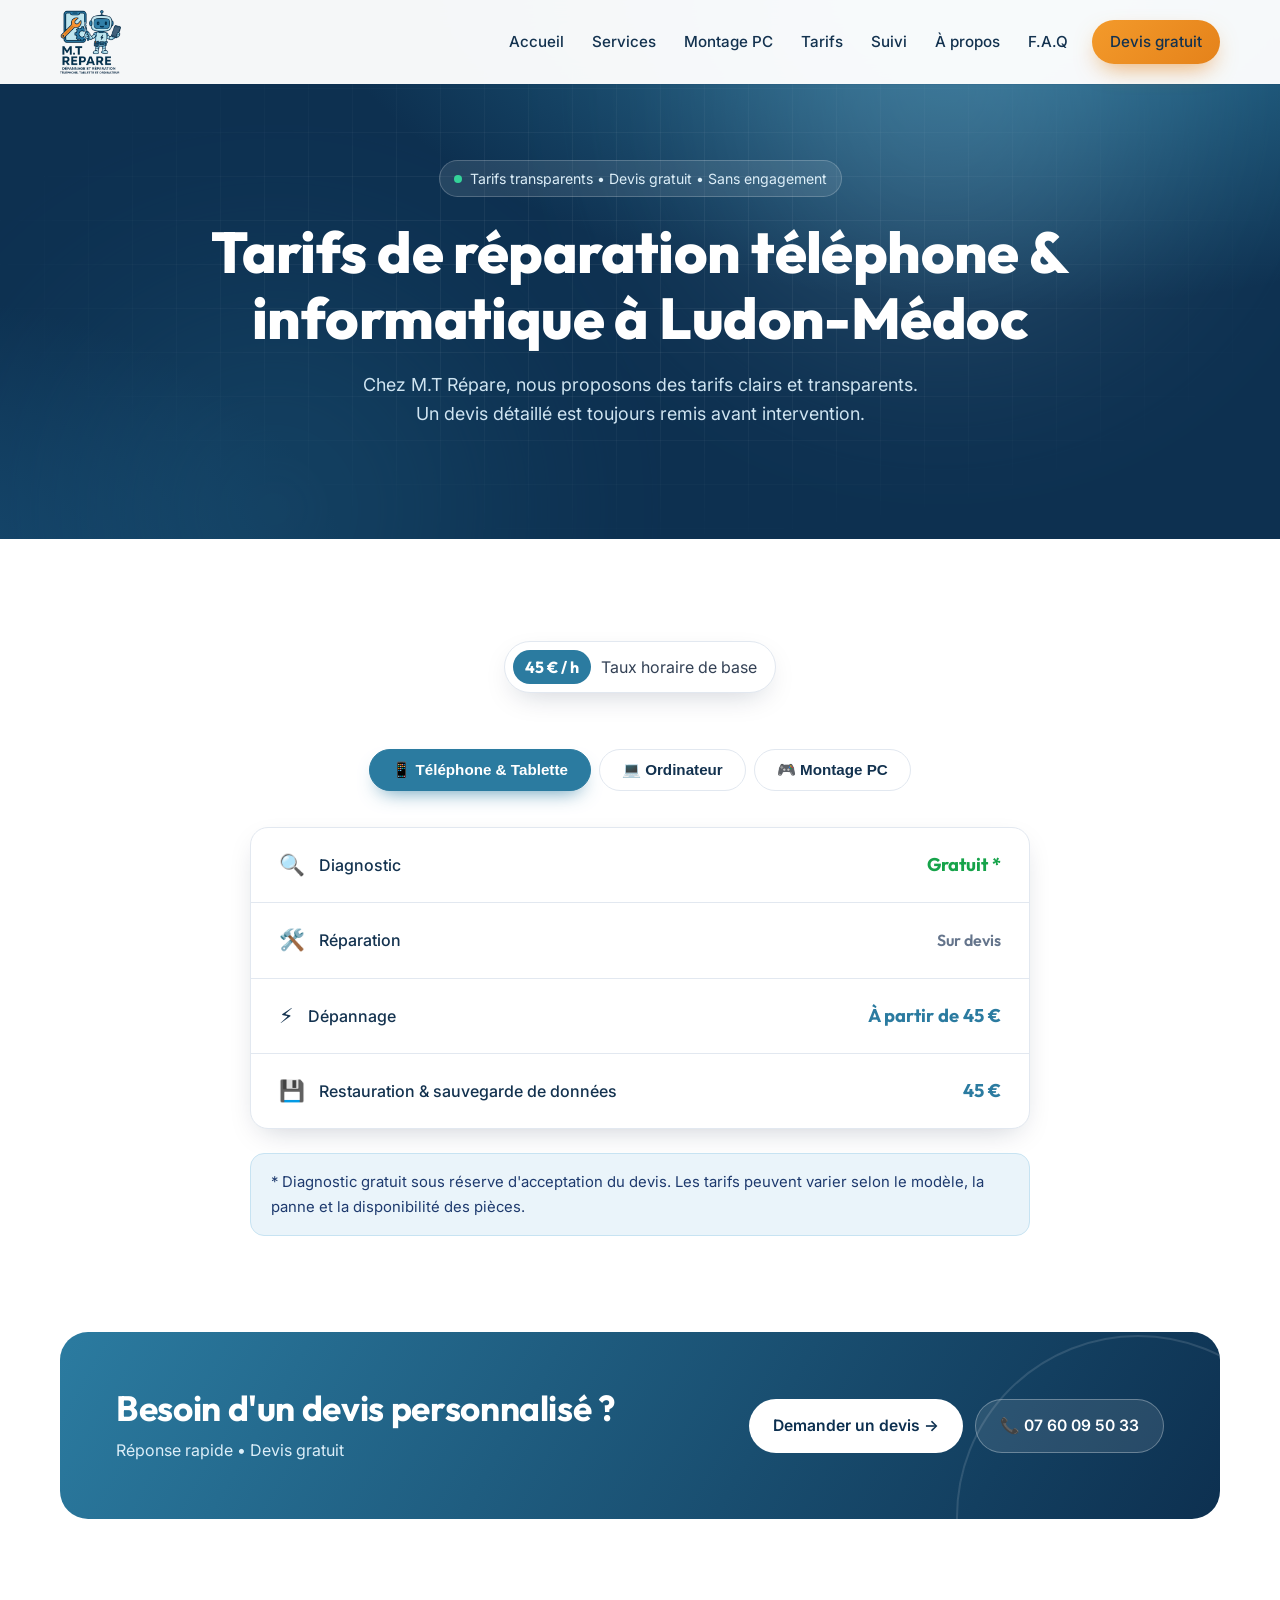
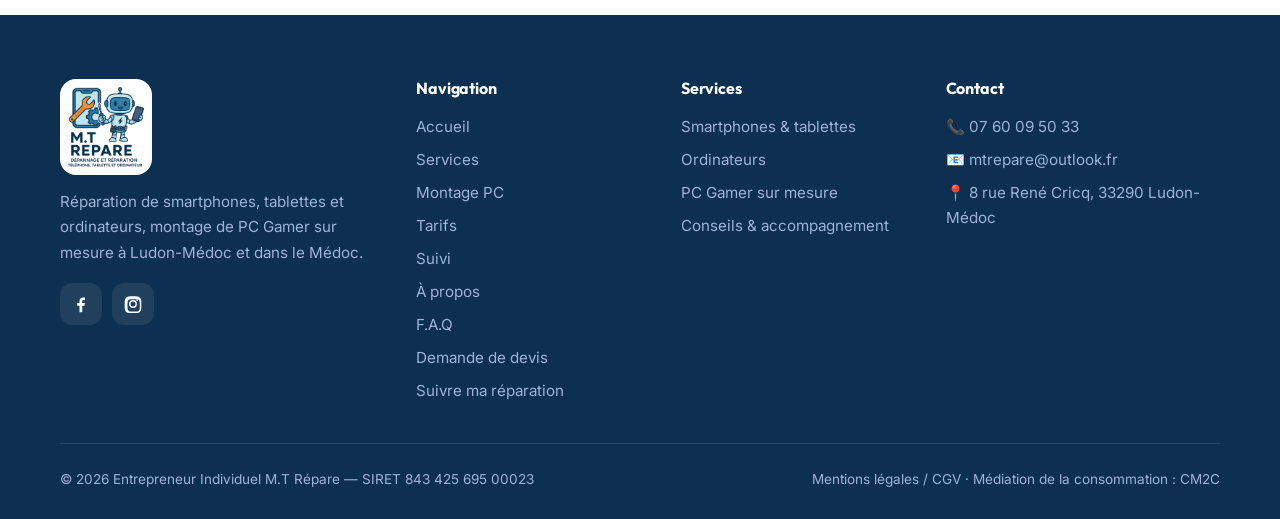
<file: tarifs/index.html>
<!doctype html>
<html lang="fr">
<head>
<meta charset="utf-8">
<meta name="viewport" content="width=device-width, initial-scale=1">
<title>Tarifs réparation téléphone &amp; ordinateur à Ludon-Médoc | M.T Répare</title>
<meta name="description" content="Consultez les tarifs de réparation téléphone, tablette et ordinateur à Ludon-Médoc. Diagnostic gratuit et devis sans engagement.">
<link rel="canonical" href="https://www.mtrepare.fr/tarifs">
<meta property="og:type" content="website">
<meta property="og:title" content="Tarifs réparation téléphone &amp; ordinateur à Ludon-Médoc | M.T Répare">
<meta property="og:description" content="Consultez les tarifs de réparation téléphone, tablette et ordinateur à Ludon-Médoc. Diagnostic gratuit et devis sans engagement.">
<meta property="og:url" content="https://www.mtrepare.fr/tarifs">
<meta property="og:image" content="https://www.mtrepare.fr/img/mascotte.png">
<meta name="twitter:card" content="summary_large_image">
<meta name="theme-color" content="#0B1B3A">
<link rel="icon" href="/img/mascotte.png">
<link rel="preconnect" href="https://fonts.googleapis.com">
<link rel="preconnect" href="https://fonts.gstatic.com" crossorigin>
<link href="https://fonts.googleapis.com/css2?family=Inter:wght@400;500;600;700&family=Outfit:wght@600;700;800&display=swap" rel="stylesheet">
<link rel="stylesheet" href="/assets/style.css">
<script type="application/ld+json">{"@context": "https://schema.org", "@type": "ComputerRepair", "name": "M.T Répare", "image": "https://www.mtrepare.fr/img/logo-mascotte.png", "logo": "https://www.mtrepare.fr/img/logo.png", "url": "https://www.mtrepare.fr/", "telephone": "+33760095033", "email": "mtrepare@outlook.fr", "priceRange": "€€", "address": {"@type": "PostalAddress", "streetAddress": "8 rue René Cricq", "postalCode": "33290", "addressLocality": "Ludon-Médoc", "addressRegion": "Gironde", "addressCountry": "FR"}, "areaServed": ["Ludon-Médoc", "Médoc", "Gironde"], "sameAs": ["https://facebook.com/mtrepare", "https://instagram.com/m.trepare"]}</script>

</head>
<body>
<a class="skip" href="#main">Passer au contenu principal</a>
<header class="header">
  <div class="container">
    <a class="brand" href="/" aria-label="M.T Répare — accueil"><img src="/img/logo.png" alt="M.T Répare" width="61" height="64" onerror="this.replaceWith(document.createTextNode('M.T Répare'))"></a>
    <nav class="nav" aria-label="Menu principal"><a href="/" data-path="/">Accueil</a><a href="/services" data-path="/services">Services</a><a href="/montage-pc" data-path="/montage-pc">Montage PC</a><a href="/tarifs" data-path="/tarifs">Tarifs</a><a href="/suivi" data-path="/suivi">Suivi</a><a href="/a-propos" data-path="/a-propos">À propos</a><a href="/f-a-q" data-path="/f-a-q">F.A.Q</a><a class="btn btn-accent" href="/devis">Devis gratuit</a></nav>
    <button class="burger" aria-label="Ouvrir le menu" aria-expanded="false"><span></span><span></span><span></span></button>
  </div>
</header>
<main id="main">

<section class="hero small">
  <div class="glow g1"></div><div class="glow g2"></div>
  <div class="container">
    <span class="badge"><span class="dot"></span>Tarifs transparents • Devis gratuit • Sans engagement</span>
    <h1>Tarifs de réparation téléphone &amp; informatique à Ludon-Médoc</h1>
    <p class="lead">Chez M.T Répare, nous proposons des tarifs clairs et transparents. Un devis détaillé est toujours remis avant intervention.</p>
    
    
  </div>
</section>
<section>
  <div class="container">
    <div class="section-head reveal"><span class="rate"><b>45 € / h</b>Taux horaire de base</span></div>
    <div class="tabs" data-tabs role="tablist">
      <button class="tab active" data-target="t-tel" role="tab" aria-selected="true">📱 Téléphone &amp; Tablette</button>
      <button class="tab" data-target="t-pc" role="tab" aria-selected="false">💻 Ordinateur</button>
      <button class="tab" data-target="t-montage" role="tab" aria-selected="false">🎮 Montage PC</button>
    </div>
    <div id="t-tel" class="tab-panel active"><div class="price-list"><div class="price-row"><span class="lbl"><span class="e">🔍</span>Diagnostic</span><span class="val free">Gratuit *</span></div><div class="price-row"><span class="lbl"><span class="e">🛠️</span>Réparation</span><span class="val quote">Sur devis</span></div><div class="price-row"><span class="lbl"><span class="e">⚡</span>Dépannage</span><span class="val ">À partir de 45 €</span></div><div class="price-row"><span class="lbl"><span class="e">💾</span>Restauration &amp; sauvegarde de données</span><span class="val ">45 €</span></div></div></div>
    <div id="t-pc" class="tab-panel"><div class="price-list"><div class="price-row"><span class="lbl"><span class="e">🔍</span>Diagnostic</span><span class="val free">Gratuit *</span></div><div class="price-row"><span class="lbl"><span class="e">🛠️</span>Réparation</span><span class="val quote">Sur devis</span></div><div class="price-row"><span class="lbl"><span class="e">⚡</span>Dépannage</span><span class="val ">À partir de 45 €</span></div><div class="price-row"><span class="lbl"><span class="e">🧹</span>Nettoyage &amp; optimisation</span><span class="val ">55 €</span></div><div class="price-row"><span class="lbl"><span class="e">💾</span>Sauvegarde / Transfert de données</span><span class="val ">À partir de 45 €</span></div><div class="price-row"><span class="lbl"><span class="e">💿</span>Installation Windows ou Linux</span><span class="val ">80 €</span></div></div></div>
    <div id="t-montage" class="tab-panel"><div class="price-list"><div class="price-row"><span class="lbl"><span class="e">🖥️</span>Montage PC avec Windows 11 Famille</span><span class="val ">235 €</span></div><div class="price-row"><span class="lbl"><span class="e">🖥️</span>Montage PC avec Windows 11 Pro</span><span class="val ">295 €</span></div><div class="price-row"><span class="lbl"><span class="e">🧰</span>Montage PC sans système</span><span class="val ">80 €</span></div></div>
      <div style="text-align:center;margin-top:24px"><a class="btn btn-accent" href="/montage-pc">🧩 Configurer mon PC sur mesure</a></div>
      <p class="note">⚠️ Si vous fournissez vous-même les composants, seule la main-d'œuvre est garantie. Un devis détaillé est remis avant toute intervention.</p></div>
    <p class="note info">* Diagnostic gratuit sous réserve d'acceptation du devis. Les tarifs peuvent varier selon le modèle, la panne et la disponibilité des pièces.</p>
  </div>
</section>
<section class="cta-band">
  <div class="container">
    <div class="cta-box reveal">
      <div><h2>Besoin d'un devis personnalisé ?</h2><p>Réponse rapide • Devis gratuit</p></div>
      <div class="actions"><a class="btn btn-light" href="/devis">Demander un devis →</a><a class="btn btn-ghost" href="tel:+33760095033">📞 07 60 09 50 33</a></div>
    </div>
  </div>
</section>
</main>
<footer class="footer">
  <div class="container">
    <div class="footer-grid">
      <div>
        <a class="brand" href="/" style="background:#fff;border-radius:16px;padding:8px;display:inline-flex"><img src="/img/logo.png" alt="M.T Répare" width="76" height="80" style="height:80px" onerror="this.replaceWith(document.createTextNode('M.T Répare'))"></a>
        <p>Réparation de smartphones, tablettes et ordinateurs, montage de PC Gamer sur mesure à Ludon-Médoc et dans le Médoc.</p>
        <div class="socials">
          <a href="https://facebook.com/mtrepare" target="_blank" rel="noopener" aria-label="Facebook"><svg viewBox="0 0 24 24" aria-hidden="true"><path d="M13.5 22v-8h2.7l.4-3.2h-3.1V8.8c0-.9.3-1.5 1.6-1.5h1.7V4.4c-.3 0-1.3-.1-2.5-.1-2.4 0-4.1 1.5-4.1 4.2v2.3H7.5V14h2.7v8h3.3z"/></svg></a>
          <a href="https://instagram.com/m.trepare" target="_blank" rel="noopener" aria-label="Instagram"><svg viewBox="0 0 24 24" aria-hidden="true"><path d="M12 7.3A4.7 4.7 0 1 0 16.7 12 4.7 4.7 0 0 0 12 7.3zm0 7.7a3 3 0 1 1 3-3 3 3 0 0 1-3 3zm6-7.9a1.1 1.1 0 1 1-1.1-1.1A1.1 1.1 0 0 1 18 7.1zM21.9 8.2a5.4 5.4 0 0 0-1.5-3.8 5.4 5.4 0 0 0-3.8-1.5C15.1 2.8 8.9 2.8 7.4 2.9a5.4 5.4 0 0 0-3.8 1.5A5.4 5.4 0 0 0 2.1 8.2c-.1 1.5-.1 7.7 0 9.2a5.4 5.4 0 0 0 1.5 3.8 5.4 5.4 0 0 0 3.8 1.5c1.5.1 7.7.1 9.2 0a5.4 5.4 0 0 0 3.8-1.5 5.4 5.4 0 0 0 1.5-3.8c.1-1.5.1-7.7 0-9.2zM19.8 19a3 3 0 0 1-1.7 1.7c-1.2.5-4 .4-5.3.4s-4.1.1-5.3-.4A3 3 0 0 1 5.8 19c-.5-1.2-.4-4-.4-5.3s-.1-4.1.4-5.3a3 3 0 0 1 1.7-1.7c1.2-.5 4-.4 5.3-.4s4.1-.1 5.3.4a3 3 0 0 1 1.7 1.7c.5 1.2.4 4 .4 5.3s.1 4.1-.4 5.3z"/></svg></a>
        </div>
      </div>
      <div>
        <h4>Navigation</h4>
        <ul><li><a href="/">Accueil</a></li><li><a href="/services">Services</a></li><li><a href="/montage-pc">Montage PC</a></li><li><a href="/tarifs">Tarifs</a></li><li><a href="/suivi">Suivi</a></li><li><a href="/a-propos">À propos</a></li><li><a href="/f-a-q">F.A.Q</a></li><li><a href="/devis">Demande de devis</a></li><li><a href="/suivi">Suivre ma réparation</a></li></ul>
      </div>
      <div>
        <h4>Services</h4>
        <ul>
          <li><a href="/services#telephone">Smartphones &amp; tablettes</a></li>
          <li><a href="/services#ordinateur">Ordinateurs</a></li>
          <li><a href="/montage-pc">PC Gamer sur mesure</a></li>
          <li><a href="/services#conseils">Conseils &amp; accompagnement</a></li>
        </ul>
      </div>
      <div>
        <h4>Contact</h4>
        <ul>
          <li>📞 <a href="tel:+33760095033">07 60 09 50 33</a></li>
          <li>📧 <a href="mailto:mtrepare@outlook.fr">mtrepare@outlook.fr</a></li>
          <li>📍 8 rue René Cricq, 33290 Ludon-Médoc</li>
        </ul>
      </div>
    </div>
    <div class="footer-bottom">
      <span>© <span data-year>2026</span> Entrepreneur Individuel M.T Répare — SIRET 843 425 695 00023</span>
      <span><a href="/f-a-q#cgv">Mentions légales / CGV</a> · <a href="/f-a-q#mediation">Médiation de la consommation : CM2C</a></span>
    </div>
  </div>
</footer>
<a class="fab" href="tel:+33760095033" aria-label="Appeler M.T Répare">📞</a>
<button class="to-top" aria-label="Revenir en haut">↑</button>
<script src="/assets/config.js"></script>
<script src="/assets/main.js" defer></script>
</body>
</html>
</file>
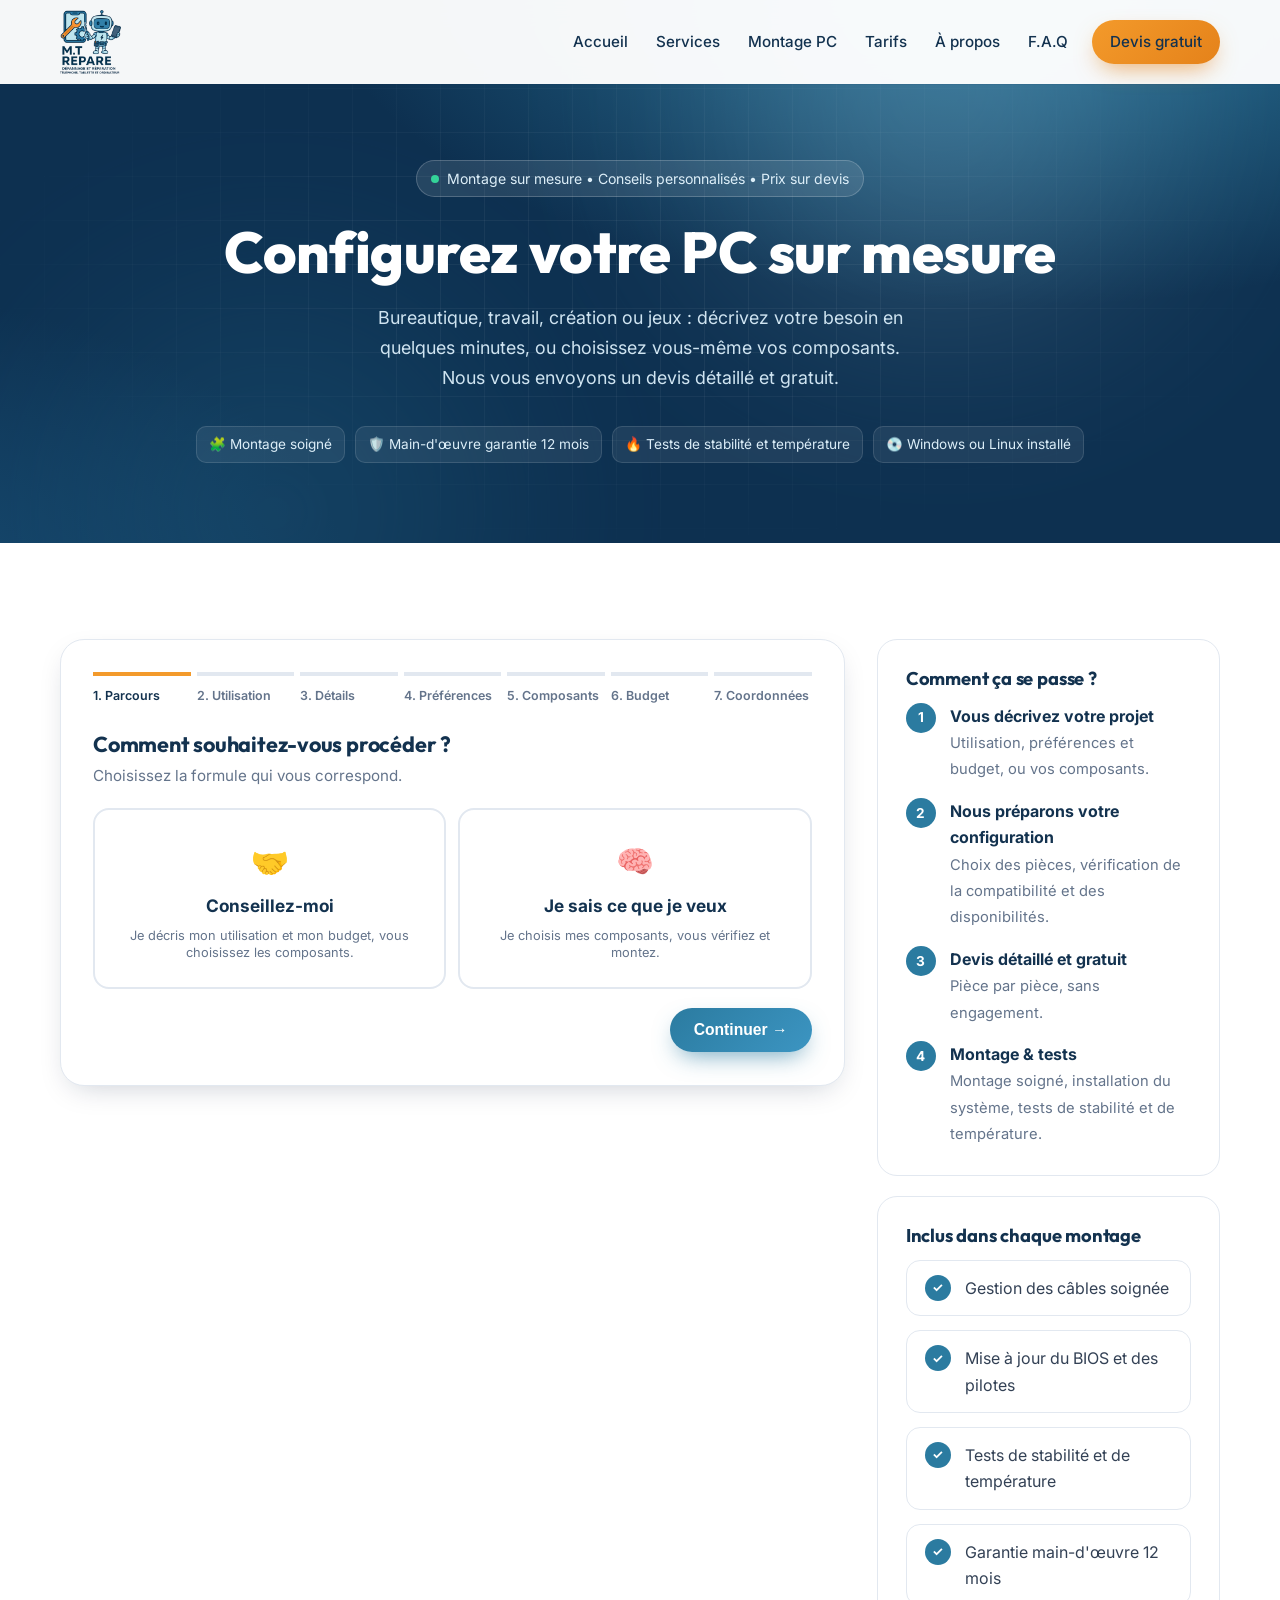
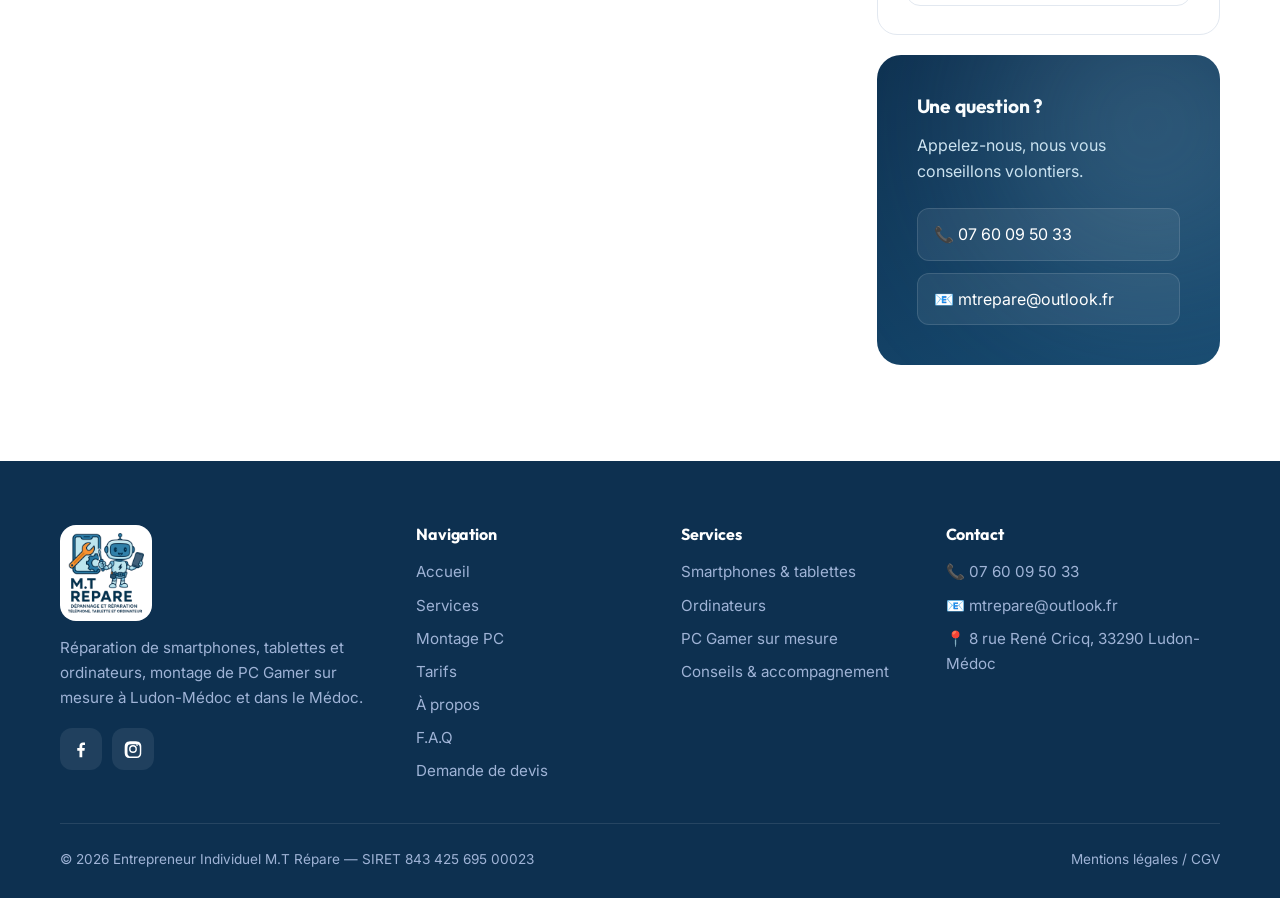
<file: index (5).html>
<!doctype html>
<html lang="fr">
<head>
<meta charset="utf-8">
<meta name="viewport" content="width=device-width, initial-scale=1">
<title>Montage PC sur mesure &amp; PC Gamer à Ludon-Médoc | M.T Répare</title>
<meta name="description" content="Configurez votre PC sur mesure : bureautique, travail, création ou PC Gamer. Conseils personnalisés, montage soigné et devis gratuit à Ludon-Médoc et dans le Médoc.">
<link rel="canonical" href="https://www.mtrepare.fr/montage-pc">
<meta property="og:type" content="website">
<meta property="og:title" content="Montage PC sur mesure &amp; PC Gamer à Ludon-Médoc | M.T Répare">
<meta property="og:description" content="Configurez votre PC sur mesure : bureautique, travail, création ou PC Gamer. Conseils personnalisés, montage soigné et devis gratuit à Ludon-Médoc et dans le Médoc.">
<meta property="og:url" content="https://www.mtrepare.fr/montage-pc">
<meta property="og:image" content="https://www.mtrepare.fr/img/montage-pc.jpg">
<meta name="twitter:card" content="summary_large_image">
<meta name="theme-color" content="#0B1B3A">
<link rel="icon" href="/img/mascotte.png">
<link rel="preconnect" href="https://fonts.googleapis.com">
<link rel="preconnect" href="https://fonts.gstatic.com" crossorigin>
<link href="https://fonts.googleapis.com/css2?family=Inter:wght@400;500;600;700&family=Outfit:wght@600;700;800&display=swap" rel="stylesheet">
<link rel="stylesheet" href="/assets/style.css">
<script type="application/ld+json">{"@context": "https://schema.org", "@type": "ComputerRepair", "name": "M.T Répare", "image": "https://www.mtrepare.fr/img/logo-mascotte.png", "logo": "https://www.mtrepare.fr/img/logo.png", "url": "https://www.mtrepare.fr/", "telephone": "+33760095033", "email": "mtrepare@outlook.fr", "priceRange": "€€", "address": {"@type": "PostalAddress", "streetAddress": "8 rue René Cricq", "postalCode": "33290", "addressLocality": "Ludon-Médoc", "addressRegion": "Gironde", "addressCountry": "FR"}, "areaServed": ["Ludon-Médoc", "Médoc", "Gironde"], "sameAs": ["https://facebook.com/mtrepare", "https://instagram.com/m.trepare"]}</script>

</head>
<body>
<a class="skip" href="#main">Passer au contenu principal</a>
<header class="header">
  <div class="container">
    <a class="brand" href="/" aria-label="M.T Répare — accueil"><img src="/img/logo.png" alt="M.T Répare" width="61" height="64" onerror="this.replaceWith(document.createTextNode('M.T Répare'))"></a>
    <nav class="nav" aria-label="Menu principal"><a href="/" data-path="/">Accueil</a><a href="/services" data-path="/services">Services</a><a href="/montage-pc" data-path="/montage-pc">Montage PC</a><a href="/tarifs" data-path="/tarifs">Tarifs</a><a href="/a-propos" data-path="/a-propos">À propos</a><a href="/f-a-q" data-path="/f-a-q">F.A.Q</a><a class="btn btn-accent" href="/devis">Devis gratuit</a></nav>
    <button class="burger" aria-label="Ouvrir le menu" aria-expanded="false"><span></span><span></span><span></span></button>
  </div>
</header>
<main id="main">
<section class="hero small">
  <div class="glow g1"></div><div class="glow g2"></div>
  <div class="container">
    <span class="badge"><span class="dot"></span>Montage sur mesure • Conseils personnalisés • Prix sur devis</span>
    <h1>Configurez votre PC sur mesure</h1>
    <p class="lead">Bureautique, travail, création ou jeux : décrivez votre besoin en quelques minutes, ou choisissez vous-même vos composants. Nous vous envoyons un devis détaillé et gratuit.</p>
    <div class="hero-tags"><span>🧩 Montage soigné</span><span>🛡️ Main-d'œuvre garantie 12 mois</span><span>🔥 Tests de stabilité et température</span><span>💿 Windows ou Linux installé</span></div>
  </div>
</section>

<section>
  <div class="container mpc-wrap">
    <form id="mpc-form" class="form-card mpc-card" action="https://api.web3forms.com/submit" method="POST" novalidate>
      <input type="checkbox" name="botcheck" class="hp" tabindex="-1" autocomplete="off" aria-hidden="true">
      <ol class="mpc-steps" aria-hidden="true"></ol>

      <div class="mpc-body">

        <!-- PARCOURS -->
        <div class="mstep" data-step="path" data-label="Parcours">
          <h3>Comment souhaitez-vous procéder ?</h3>
          <p class="sub">Choisissez la formule qui vous correspond.</p>
          <div class="opt-grid two">
            <div class="opt big"><input type="radio" name="parcours" id="p-conseil" value="Conseil" required><label for="p-conseil"><span class="e">🤝</span><b>Conseillez-moi</b><small>Je décris mon utilisation et mon budget, vous choisissez les composants.</small></label></div>
            <div class="opt big"><input type="radio" name="parcours" id="p-expert" value="Expert"><label for="p-expert"><span class="e">🧠</span><b>Je sais ce que je veux</b><small>Je choisis mes composants, vous vérifiez et montez.</small></label></div>
          </div>
          <p class="opt-err">Choisissez une formule.</p>
        </div>

        <!-- USAGE -->
        <div class="mstep" data-step="usage" data-label="Utilisation" data-path="Conseil">
          <h3>À quoi servira votre PC ?</h3>
          <p class="sub">Plusieurs choix possibles.</p>
          <div class="opt-grid three">
            <div class="opt"><input type="checkbox" name="usage" id="u-bur" value="Bureautique / Internet"><label for="u-bur"><span class="e">🌐</span>Bureautique &amp; Internet</label></div>
            <div class="opt"><input type="checkbox" name="usage" id="u-tra" value="Télétravail / Études"><label for="u-tra"><span class="e">💼</span>Télétravail &amp; études</label></div>
            <div class="opt"><input type="checkbox" name="usage" id="u-jeu" value="Jeux vidéo"><label for="u-jeu"><span class="e">🎮</span>Jeux vidéo</label></div>
            <div class="opt"><input type="checkbox" name="usage" id="u-cre" value="Création (vidéo, photo, 3D, streaming)"><label for="u-cre"><span class="e">🎬</span>Création<br><small>vidéo, photo, 3D, stream</small></label></div>
            <div class="opt"><input type="checkbox" name="usage" id="u-dev" value="Programmation / IA"><label for="u-dev"><span class="e">🤖</span>Programmation &amp; IA</label></div>
            <div class="opt"><input type="checkbox" name="usage" id="u-sal" value="PC de salon / Multimédia"><label for="u-sal"><span class="e">📺</span>Salon &amp; multimédia</label></div>
          </div>
          <p class="opt-err">Choisissez au moins une utilisation.</p>
        </div>

        <!-- DÉTAILS -->
        <div class="mstep" data-step="details" data-label="Détails" data-path="Conseil">
          <h3>Précisez votre besoin</h3>
          <p class="sub">Plus vous êtes précis, plus la configuration sera adaptée.</p>

          <fieldset class="blk" id="blk-jeux" data-show-if="Jeux vidéo">
            <legend>🎮 Jeux vidéo</legend>
            <p class="q">Quels jeux ?</p>
            <div class="chipset">
              <label><input type="checkbox" name="jeux" value="Fortnite"><span>Fortnite</span></label>
              <label><input type="checkbox" name="jeux" value="Valorant"><span>Valorant</span></label>
              <label><input type="checkbox" name="jeux" value="Counter-Strike 2"><span>CS2</span></label>
              <label><input type="checkbox" name="jeux" value="League of Legends"><span>League of Legends</span></label>
              <label><input type="checkbox" name="jeux" value="Call of Duty / Warzone"><span>Call of Duty / Warzone</span></label>
              <label><input type="checkbox" name="jeux" value="EA Sports FC"><span>EA Sports FC</span></label>
              <label><input type="checkbox" name="jeux" value="Minecraft"><span>Minecraft</span></label>
              <label><input type="checkbox" name="jeux" value="GTA"><span>GTA</span></label>
              <label><input type="checkbox" name="jeux" value="Gros jeux AAA récents"><span>Gros jeux AAA récents</span></label>
              <label><input type="checkbox" name="jeux" value="Simulation (course, vol)"><span>Simulation (course, vol)</span></label>
            </div>
            <div class="field"><input name="jeux_autres" placeholder="Autres jeux…"></div>
            <div class="grid3">
              <div class="field"><label>Résolution de l'écran</label><select name="resolution"><option value="">Je ne sais pas</option><option>Full HD 1080p</option><option>QHD 1440p</option><option>4K 2160p</option><option>Ultra-large (21:9)</option></select></div>
              <div class="field"><label>Fréquence de l'écran</label><select name="frequence"><option value="">Je ne sais pas</option><option>60 Hz</option><option>144 / 165 Hz</option><option>240 Hz et plus</option></select></div>
              <div class="field"><label>Qualité graphique visée</label><select name="graphismes"><option value="">Peu importe</option><option>Moyenne (fluidité avant tout)</option><option>Élevée</option><option>Ultra / maximum</option></select></div>
            </div>
            <p class="q">Options</p>
            <div class="chipset">
              <label><input type="checkbox" name="jeux_options" value="Streaming (Twitch, YouTube)"><span>Streaming</span></label>
              <label><input type="checkbox" name="jeux_options" value="Réalité virtuelle (VR)"><span>Réalité virtuelle</span></label>
              <label><input type="checkbox" name="jeux_options" value="Ray tracing"><span>Ray tracing</span></label>
              <label><input type="checkbox" name="jeux_options" value="Compétitif (max d'images/seconde)"><span>Compétitif (max d'IPS)</span></label>
            </div>
          </fieldset>

          <fieldset class="blk" id="blk-crea" data-show-if="Création (vidéo, photo, 3D, streaming)">
            <legend>🎬 Création</legend>
            <p class="q">Logiciels utilisés</p>
            <div class="chipset">
              <label><input type="checkbox" name="logiciels" value="Premiere Pro"><span>Premiere Pro</span></label>
              <label><input type="checkbox" name="logiciels" value="DaVinci Resolve"><span>DaVinci Resolve</span></label>
              <label><input type="checkbox" name="logiciels" value="After Effects"><span>After Effects</span></label>
              <label><input type="checkbox" name="logiciels" value="Photoshop / Lightroom"><span>Photoshop / Lightroom</span></label>
              <label><input type="checkbox" name="logiciels" value="Blender"><span>Blender</span></label>
              <label><input type="checkbox" name="logiciels" value="OBS (streaming)"><span>OBS</span></label>
              <label><input type="checkbox" name="logiciels" value="Autocad / SolidWorks"><span>Autocad / SolidWorks</span></label>
            </div>
            <div class="field"><label>Type de projets</label><input name="projets" placeholder="Ex. : vidéos YouTube en 4K, retouche photo pro…"></div>
          </fieldset>

          <fieldset class="blk" id="blk-dev" data-show-if="Programmation / IA">
            <legend>🤖 Programmation &amp; IA</legend>
            <div class="field"><label>Votre utilisation</label><input name="dev" placeholder="Ex. : développement web, machines virtuelles, IA en local…"></div>
          </fieldset>

          <fieldset class="blk">
            <legend>🖥️ Au quotidien</legend>
            <div class="grid3">
              <div class="field"><label>Nombre d'écrans</label><select name="ecrans"><option value="">Je ne sais pas</option><option>1</option><option>2</option><option>3 ou plus</option></select></div>
              <div class="field"><label>Le silence est…</label><select name="silence"><option value="">Peu important</option><option>Important</option><option>Très important</option></select></div>
              <div class="field"><label>Durée d'utilisation visée</label><select name="duree"><option value="">Je ne sais pas</option><option>3 ans</option><option>5 ans</option><option>Le plus longtemps possible</option></select></div>
            </div>
          </fieldset>
        </div>

        <!-- PRÉFÉRENCES -->
        <div class="mstep" data-step="prefs" data-label="Préférences" data-path="Conseil">
          <h3>Vos préférences</h3>
          <p class="sub">Laissez « Je ne sais pas » si vous n'avez pas d'avis : nous vous conseillerons.</p>
          <div class="grid3">
            <div class="field"><label>Stockage</label><select name="stockage"><option value="">Je ne sais pas</option><option>512 Go</option><option>1 To</option><option>2 To</option><option>4 To et plus</option></select></div>
            <div class="field"><label>Mémoire vive (RAM)</label><select name="ram"><option value="">Je ne sais pas</option><option>16 Go</option><option>32 Go</option><option>64 Go et plus</option></select></div>
            <div class="field"><label>Taille du boîtier</label><select name="taille"><option value="">Peu importe</option><option>Compact (mini-ITX)</option><option>Moyen tour</option><option>Grande tour</option></select></div>
            <div class="field"><label>Style</label><select name="style"><option value="">Peu importe</option><option>Sobre (sans lumière)</option><option>RGB discret</option><option>RGB à fond</option></select></div>
            <div class="field"><label>Couleur</label><select name="couleur"><option value="">Peu importe</option><option>Noir</option><option>Blanc</option></select></div>
            <div class="field"><label>Panneau vitré</label><select name="vitre"><option value="">Peu importe</option><option>Oui</option><option>Non</option></select></div>
            <div class="field"><label>Processeur</label><select name="marque_cpu"><option value="">Pas de préférence</option><option>AMD</option><option>Intel</option></select></div>
            <div class="field"><label>Carte graphique</label><select name="marque_gpu"><option value="">Pas de préférence</option><option>NVIDIA</option><option>AMD</option><option>Intel</option></select></div>
            <div class="field"><label>Wi-Fi / Bluetooth</label><select name="wifi"><option value="">Je ne sais pas</option><option>Oui, indispensable</option><option>Non, câble réseau</option></select></div>
          </div>
          <p class="q">Composants que vous possédez déjà et voulez réutiliser</p>
          <div class="chipset">
            <label><input type="checkbox" name="reutiliser" value="Carte graphique"><span>Carte graphique</span></label>
            <label><input type="checkbox" name="reutiliser" value="Disques / SSD"><span>Disques / SSD</span></label>
            <label><input type="checkbox" name="reutiliser" value="Boîtier"><span>Boîtier</span></label>
            <label><input type="checkbox" name="reutiliser" value="Alimentation"><span>Alimentation</span></label>
            <label><input type="checkbox" name="reutiliser" value="Licence Windows"><span>Licence Windows</span></label>
          </div>
          <div class="field"><input name="reutiliser_detail" placeholder="Précisez les modèles si possible (ex. : RTX 3060, SSD 1 To…)"></div>
          <p class="q">Périphériques à prévoir</p>
          <div class="chipset">
            <label><input type="checkbox" name="peripheriques" value="Écran"><span>Écran</span></label>
            <label><input type="checkbox" name="peripheriques" value="Clavier + souris"><span>Clavier + souris</span></label>
            <label><input type="checkbox" name="peripheriques" value="Casque / micro"><span>Casque / micro</span></label>
            <label><input type="checkbox" name="peripheriques" value="Webcam"><span>Webcam</span></label>
            <label><input type="checkbox" name="peripheriques" value="Enceintes"><span>Enceintes</span></label>
          </div>
        </div>

        <!-- EXPERT -->
        <div class="mstep" data-step="expert" data-label="Composants" data-path="Expert">
          <h3>Choisissez vos composants</h3>
          <p class="sub">Prix sur devis selon les disponibilités. Laissez « Je laisse M.T Répare choisir » pour les éléments où vous n'avez pas de préférence.</p>
          <div class="field"><label>Utilisation principale</label><input name="usage_expert" placeholder="Ex. : jeux en 1440p 165 Hz + montage vidéo"></div>
          <div id="comp-list" class="comp-list"><p class="sub">Chargement de la liste des composants…</p></div>
          <div id="compat" class="compat" aria-live="polite"></div>
          <div class="field"><label for="lien_config">Vous avez déjà une configuration ? (lien PCPartPicker, liste…)</label><textarea id="lien_config" name="lien_config" rows="3" placeholder="Collez ici un lien ou votre liste de composants"></textarea></div>
          <div class="field"><label>Précisions ou autres composants</label><input name="precisions_expert" placeholder="Ex. : ventilateurs supplémentaires, carte Wi-Fi, lecteur…"></div>
        </div>

        <!-- BUDGET -->
        <div class="mstep" data-step="budget" data-label="Budget">
          <h3>Votre budget et vos options</h3>
          <p class="sub">Le budget nous aide à vous proposer la meilleure configuration possible. S'il est trop juste, nous vous le dirons honnêtement.</p>
          <div class="budget-box">
            <div class="budget-val"><span id="budget-out">1 000 €</span><small id="budget-note">composants compris</small></div>
            <input type="range" id="budget" name="budget" min="300" max="5000" step="50" value="1000" aria-label="Budget">
            <div class="budget-scale"><span>300 €</span><span>5 000 € et +</span></div>
            <div class="chipset">
              <label><input type="checkbox" name="budget_flexible" value="Oui"><span>Budget flexible (± 10 %)</span></label>
              <label><input type="checkbox" name="budget_inconnu" id="budget-inconnu" value="Oui"><span>Je ne sais pas encore</span></label>
            </div>
          </div>
          <div class="grid2">
            <div class="field"><label>Le budget comprend</label><select name="budget_contenu"><option>La tour seule</option><option>Le PC complet avec périphériques</option></select></div>
            <div class="field"><label>Délai souhaité</label><select name="delai"><option value="">Pas pressé</option><option>Dès que possible</option><option>Sous 2 semaines</option><option>Sous 1 mois</option></select></div>
          </div>
          <p class="q">Système d'exploitation</p>
          <div class="opt-grid os">
            <div class="opt"><input type="radio" name="systeme" id="os-fam" value="Windows 11 Famille (montage 235 €)" checked><label for="os-fam"><b>Windows 11 Famille</b><small>Montage + système : 235 €</small></label></div>
            <div class="opt"><input type="radio" name="systeme" id="os-pro" value="Windows 11 Pro (montage 295 €)"><label for="os-pro"><b>Windows 11 Pro</b><small>Montage + système : 295 €</small></label></div>
            <div class="opt"><input type="radio" name="systeme" id="os-lin" value="Linux (sur devis)"><label for="os-lin"><b>Linux</b><small>Sur devis</small></label></div>
            <div class="opt"><input type="radio" name="systeme" id="os-non" value="Sans système (montage 80 €)"><label for="os-non"><b>Sans système</b><small>Montage seul : 80 €</small></label></div>
          </div>
          <p class="q">Récupération</p>
          <div class="opt-grid two">
            <div class="opt"><input type="radio" name="retrait" id="r-atelier" value="Retrait à l'atelier (Ludon-Médoc)" checked><label for="r-atelier"><span class="e">🏠</span>Retrait à l'atelier</label></div>
            <div class="opt"><input type="radio" name="retrait" id="r-domicile" value="Livraison et installation à domicile"><label for="r-domicile"><span class="e">🚗</span>Livraison &amp; installation à domicile</label></div>
          </div>
        </div>

        <!-- COORDONNÉES -->
        <div class="mstep" data-step="contact" data-label="Coordonnées">
          <h3>Vos coordonnées</h3>
          <p class="sub">Pour vous envoyer votre devis personnalisé.</p>
          <div class="field"><label for="m-name">Nom Prénom <span class="req">*</span></label><input id="m-name" name="name" required autocomplete="name"><span class="err">Champ obligatoire.</span></div>
          <div class="grid2">
            <div class="field"><label for="m-email">Adresse e-mail <span class="req">*</span></label><input id="m-email" name="email" type="email" required autocomplete="email"><span class="err">Adresse e-mail invalide.</span></div>
            <div class="field"><label for="m-tel">Téléphone <span class="req">*</span></label><input id="m-tel" name="telephone" type="tel" required autocomplete="tel" pattern="[0-9 +.\(\)\-]{8,}"><span class="err">Numéro invalide.</span></div>
          </div>
          <div class="field"><label for="m-adr">Adresse postale</label><input id="m-adr" name="adresse" autocomplete="address-line1" placeholder="N° et nom de rue"></div>
          <div class="grid2">
            <div class="field"><label for="cp">Code postal <span class="req">*</span></label><input id="cp" name="code_postal" inputmode="numeric" maxlength="5" pattern="[0-9]{5}" required autocomplete="postal-code" placeholder="Ex. : 33290"><span class="err">Code postal à 5 chiffres.</span></div>
            <div class="field city-field"><label for="ville">Ville <span class="req">*</span></label><input id="ville" name="ville" required autocomplete="address-level2" placeholder="Saisissez d'abord le code postal"><span class="err">Choisissez votre ville.</span>
              <ul class="city-list" id="city-list" role="listbox" hidden></ul></div>
          </div>
          <div class="field"><label>Un message à ajouter ?</label><textarea name="message" rows="3" placeholder="Toute information utile…"></textarea></div>
          <div class="recap" id="recap"></div>
          <p class="consent">Vos informations servent uniquement à établir votre devis et ne sont jamais transmises à des tiers. Vos réponses sont enregistrées sur cet appareil jusqu'à l'envoi.</p>
        </div>

        <div class="form-nav mpc-nav">
          <button type="button" class="btn btn-back" data-mprev>← Retour</button>
          <span class="spacer"></span>
          <button type="button" class="btn btn-back print-btn" data-print hidden>🖨️ Imprimer</button>
          <button type="button" class="btn btn-primary" data-mnext>Continuer →</button>
          <button type="submit" class="btn btn-accent" data-msubmit hidden>Envoyer ma demande ✓</button>
        </div>
      </div>

      <div class="success" id="mpc-success">
        <div class="big">✅</div>
        <h3>Demande envoyée !</h3>
        <p style="color:var(--muted);margin-top:8px">Merci ! Nous étudions votre projet et revenons vers vous rapidement avec un devis détaillé.</p>
        <div class="form-nav" style="justify-content:center;margin-top:20px"><button type="button" class="btn btn-back" data-print>🖨️ Imprimer mon récapitulatif</button><a class="btn btn-primary" href="/">Retour à l'accueil</a></div>
      </div>
    </form>

    <aside class="mpc-aside">
      <div class="side-card reveal">
        <h3>Comment ça se passe ?</h3>
        <ol>
          <li><div><b>Vous décrivez votre projet</b><span>Utilisation, préférences et budget, ou vos composants.</span></div></li>
          <li><div><b>Nous préparons votre configuration</b><span>Choix des pièces, vérification de la compatibilité et des disponibilités.</span></div></li>
          <li><div><b>Devis détaillé et gratuit</b><span>Pièce par pièce, sans engagement.</span></div></li>
          <li><div><b>Montage &amp; tests</b><span>Montage soigné, installation du système, tests de stabilité et de température.</span></div></li>
        </ol>
      </div>
      <div class="side-card reveal d1">
        <h3>Inclus dans chaque montage</h3>
        <ul class="checklist" style="margin-top:0">
          <li><span class="tick">✓</span><span>Gestion des câbles soignée</span></li>
          <li><span class="tick">✓</span><span>Mise à jour du BIOS et des pilotes</span></li>
          <li><span class="tick">✓</span><span>Tests de stabilité et de température</span></li>
          <li><span class="tick">✓</span><span>Garantie main-d'œuvre 12 mois</span></li>
        </ul>
      </div>
      <div class="panel reveal d2">
        <h3 style="font-size:1.2rem">Une question ?</h3>
        <p>Appelez-nous, nous vous conseillons volontiers.</p>
        <div class="meta"><a href="tel:+33760095033">📞 07 60 09 50 33</a><a href="mailto:mtrepare@outlook.fr">📧 mtrepare@outlook.fr</a></div>
      </div>
    </aside>
  </div>
</section>

<section class="section-alt" id="realisations" hidden>
  <div class="container">
    <div class="section-head reveal in"><span class="eyebrow">Nos réalisations</span><h2>Quelques PC montés à l'atelier</h2></div>
    <div class="gallery" id="gallery"></div>
  </div>
</section>

</main>
<footer class="footer">
  <div class="container">
    <div class="footer-grid">
      <div>
        <a class="brand" href="/" style="background:#fff;border-radius:16px;padding:8px;display:inline-flex"><img src="/img/logo.png" alt="M.T Répare" width="76" height="80" style="height:80px" onerror="this.replaceWith(document.createTextNode('M.T Répare'))"></a>
        <p>Réparation de smartphones, tablettes et ordinateurs, montage de PC Gamer sur mesure à Ludon-Médoc et dans le Médoc.</p>
        <div class="socials">
          <a href="https://facebook.com/mtrepare" target="_blank" rel="noopener" aria-label="Facebook"><svg viewBox="0 0 24 24" aria-hidden="true"><path d="M13.5 22v-8h2.7l.4-3.2h-3.1V8.8c0-.9.3-1.5 1.6-1.5h1.7V4.4c-.3 0-1.3-.1-2.5-.1-2.4 0-4.1 1.5-4.1 4.2v2.3H7.5V14h2.7v8h3.3z"/></svg></a>
          <a href="https://instagram.com/m.trepare" target="_blank" rel="noopener" aria-label="Instagram"><svg viewBox="0 0 24 24" aria-hidden="true"><path d="M12 7.3A4.7 4.7 0 1 0 16.7 12 4.7 4.7 0 0 0 12 7.3zm0 7.7a3 3 0 1 1 3-3 3 3 0 0 1-3 3zm6-7.9a1.1 1.1 0 1 1-1.1-1.1A1.1 1.1 0 0 1 18 7.1zM21.9 8.2a5.4 5.4 0 0 0-1.5-3.8 5.4 5.4 0 0 0-3.8-1.5C15.1 2.8 8.9 2.8 7.4 2.9a5.4 5.4 0 0 0-3.8 1.5A5.4 5.4 0 0 0 2.1 8.2c-.1 1.5-.1 7.7 0 9.2a5.4 5.4 0 0 0 1.5 3.8 5.4 5.4 0 0 0 3.8 1.5c1.5.1 7.7.1 9.2 0a5.4 5.4 0 0 0 3.8-1.5 5.4 5.4 0 0 0 1.5-3.8c.1-1.5.1-7.7 0-9.2zM19.8 19a3 3 0 0 1-1.7 1.7c-1.2.5-4 .4-5.3.4s-4.1.1-5.3-.4A3 3 0 0 1 5.8 19c-.5-1.2-.4-4-.4-5.3s-.1-4.1.4-5.3a3 3 0 0 1 1.7-1.7c1.2-.5 4-.4 5.3-.4s4.1-.1 5.3.4a3 3 0 0 1 1.7 1.7c.5 1.2.4 4 .4 5.3s.1 4.1-.4 5.3z"/></svg></a>
        </div>
      </div>
      <div>
        <h4>Navigation</h4>
        <ul><li><a href="/">Accueil</a></li><li><a href="/services">Services</a></li><li><a href="/montage-pc">Montage PC</a></li><li><a href="/tarifs">Tarifs</a></li><li><a href="/a-propos">À propos</a></li><li><a href="/f-a-q">F.A.Q</a></li><li><a href="/devis">Demande de devis</a></li></ul>
      </div>
      <div>
        <h4>Services</h4>
        <ul>
          <li><a href="/services#telephone">Smartphones &amp; tablettes</a></li>
          <li><a href="/services#ordinateur">Ordinateurs</a></li>
          <li><a href="/montage-pc">PC Gamer sur mesure</a></li>
          <li><a href="/services#conseils">Conseils &amp; accompagnement</a></li>
        </ul>
      </div>
      <div>
        <h4>Contact</h4>
        <ul>
          <li>📞 <a href="tel:+33760095033">07 60 09 50 33</a></li>
          <li>📧 <a href="mailto:mtrepare@outlook.fr">mtrepare@outlook.fr</a></li>
          <li>📍 8 rue René Cricq, 33290 Ludon-Médoc</li>
        </ul>
      </div>
    </div>
    <div class="footer-bottom">
      <span>© <span data-year>2026</span> Entrepreneur Individuel M.T Répare — SIRET 843 425 695 00023</span>
      <a href="/f-a-q#cgv">Mentions légales / CGV</a>
    </div>
  </div>
</footer>
<a class="fab" href="tel:+33760095033" aria-label="Appeler M.T Répare">📞</a>
<button class="to-top" aria-label="Revenir en haut">↑</button>
<script src="/assets/config.js"></script>
<script src="/assets/main.js" defer></script>
<script src="/assets/montage.js" defer></script>
</body>
</html>
</file>
<file: assets/style.css>
/* ==========================================================
   M.T Répare — feuille de style
   Couleurs reprises de l'identité (robot bleu / blanc)
   ========================================================== */
:root{
  --navy:#0D3050;
  --navy-2:#16496F;
  --blue:#2B7BA0;
  --blue-2:#3C95C2;
  --cyan:#A9D8EE;
  --orange:#F39A2B;
  --orange-2:#E5821A;
  --ink:#13324F;
  --text:#334155;
  --muted:#64748B;
  --line:#E2E8F0;
  --bg:#F4F9FC;
  --white:#FFFFFF;
  --ok:#16A34A;
  --radius:18px;
  --shadow:0 10px 30px -12px rgba(11,27,58,.25);
  --shadow-lg:0 30px 60px -20px rgba(11,27,58,.35);
  --ease:cubic-bezier(.2,.8,.2,1);
}
*{box-sizing:border-box;margin:0;padding:0}
html{scroll-behavior:smooth}
body{font-family:"Inter",system-ui,-apple-system,Segoe UI,Roboto,sans-serif;color:var(--text);background:var(--white);line-height:1.65;font-size:16px;overflow-x:hidden}
h1,h2,h3,h4{font-family:"Outfit","Inter",sans-serif;color:var(--ink);line-height:1.15;letter-spacing:-.01em}
a{color:var(--blue);text-decoration:none}
img{max-width:100%;display:block}
strong{color:var(--ink);font-weight:600}
.container{width:min(1160px,100% - 32px);margin-inline:auto}
.skip{position:absolute;left:-999px;top:0;background:var(--blue);color:#fff;padding:8px 14px;z-index:999}
.skip:focus{left:8px}

/* ---------- Header ---------- */
.header{position:fixed;inset:0 0 auto 0;z-index:50;transition:background .3s,box-shadow .3s,padding .3s;padding:10px 0;background:rgba(255,255,255,.96);backdrop-filter:blur(12px);box-shadow:0 1px 0 rgba(13,48,80,.08)}
.header.scrolled{box-shadow:0 8px 24px -8px rgba(13,48,80,.25);padding:6px 0}
.header .container{display:flex;align-items:center;justify-content:space-between;gap:16px}
.brand{display:flex;align-items:center;gap:10px;color:var(--navy);font-family:"Outfit";font-weight:700;font-size:1.25rem}
.brand img{height:64px;width:auto;transition:height .3s}
.header.scrolled .brand img{height:50px}
.nav{display:flex;align-items:center;gap:4px}
.nav a{color:var(--ink);padding:8px 14px;border-radius:999px;font-weight:500;font-size:.95rem;transition:background .2s,color .2s}
.nav a:hover{color:var(--blue);background:#EAF4FA}
.nav a.active{color:#fff;background:var(--blue)}
.nav .btn{margin-left:8px}
.burger{display:none;background:none;border:0;width:44px;height:44px;cursor:pointer;position:relative}
.burger span{position:absolute;left:11px;right:11px;height:2px;background:var(--navy);border-radius:2px;transition:.3s var(--ease)}
.burger span:nth-child(1){top:15px}.burger span:nth-child(2){top:21px}.burger span:nth-child(3){top:27px}
.menu-open .burger span:nth-child(1){top:21px;transform:rotate(45deg)}
.menu-open .burger span:nth-child(2){opacity:0}
.menu-open .burger span:nth-child(3){top:21px;transform:rotate(-45deg)}

/* ---------- Buttons ---------- */
.btn{display:inline-flex;align-items:center;gap:8px;padding:13px 24px;border-radius:999px;font-weight:600;font-size:.98rem;border:0;cursor:pointer;transition:transform .2s var(--ease),box-shadow .2s,background .2s;white-space:nowrap}
.btn-primary{background:linear-gradient(135deg,var(--blue),var(--blue-2));color:#fff;box-shadow:0 10px 24px -8px rgba(43,123,160,.7)}
.btn-primary:hover{transform:translateY(-2px);box-shadow:0 16px 30px -10px rgba(43,123,160,.8)}
.btn-accent{background:linear-gradient(135deg,var(--orange),var(--orange-2));color:#fff;box-shadow:0 10px 24px -8px rgba(229,130,26,.7)}
.btn-accent:hover{transform:translateY(-2px);box-shadow:0 16px 30px -10px rgba(229,130,26,.8)}
.btn-ghost{background:rgba(255,255,255,.1);color:#fff;border:1px solid rgba(255,255,255,.3)}
.btn-ghost:hover{background:rgba(255,255,255,.18)}
.btn-light{background:#fff;color:var(--navy)}
.btn-light:hover{transform:translateY(-2px)}
.nav .btn{padding:9px 18px}

/* ---------- Hero ---------- */
.hero{position:relative;background:radial-gradient(1200px 600px at 80% -10%,#2B7BA0 0%,transparent 60%),radial-gradient(800px 500px at -10% 110%,#16496F 0%,transparent 60%),var(--navy);color:#fff;padding:170px 0 110px;overflow:hidden;isolation:isolate}
.hero.small{padding:160px 0 80px;text-align:center}
.hero::before{content:"";position:absolute;inset:0;background-image:linear-gradient(rgba(255,255,255,.05) 1px,transparent 1px),linear-gradient(90deg,rgba(255,255,255,.05) 1px,transparent 1px);background-size:44px 44px;mask-image:radial-gradient(ellipse at center,#000 30%,transparent 75%);z-index:-1}
.hero .glow{position:absolute;width:420px;height:420px;border-radius:50%;background:var(--cyan);filter:blur(120px);opacity:.25;z-index:-1;animation:drift 12s ease-in-out infinite}
.hero .glow.g1{top:-120px;right:10%}
.hero .glow.g2{bottom:-180px;left:5%;background:var(--blue);animation-delay:-6s}
@keyframes drift{50%{transform:translate(40px,30px) scale(1.1)}}
.hero-grid{display:grid;grid-template-columns:1.15fr .85fr;align-items:center;gap:48px}
.badge{display:inline-flex;align-items:center;gap:8px;background:rgba(255,255,255,.1);border:1px solid rgba(255,255,255,.2);padding:6px 14px;border-radius:999px;font-size:.88rem;color:#DCEEF8;margin-bottom:22px}
.badge .dot{width:8px;height:8px;border-radius:50%;background:#34D399;box-shadow:0 0 0 0 rgba(52,211,153,.7);animation:pulse 2s infinite}
@keyframes pulse{70%{box-shadow:0 0 0 10px rgba(52,211,153,0)}100%{box-shadow:0 0 0 0 rgba(52,211,153,0)}}
.hero h1{color:#fff;font-size:clamp(2.1rem,5vw,3.6rem);font-weight:800;margin-bottom:18px}
.hero h1 .grad{background:linear-gradient(90deg,var(--cyan),#FFD39A);-webkit-background-clip:text;background-clip:text;color:transparent}
.rotator{display:inline-block;min-width:1ch;border-right:3px solid var(--orange);padding-right:4px;animation:caret 1s steps(1) infinite}
@keyframes caret{50%{border-color:transparent}}
.hero p.lead{font-size:1.12rem;color:#CFE4F1;max-width:560px;margin-bottom:30px}
.hero.small p.lead{margin-inline:auto}
.hero .cta{display:flex;gap:12px;flex-wrap:wrap}
.hero.small .cta{justify-content:center}
.hero-tags{display:flex;gap:10px;flex-wrap:wrap;margin-top:34px}
.hero-tags span{font-size:.85rem;color:#DCEEF8;background:rgba(255,255,255,.07);border:1px solid rgba(255,255,255,.12);padding:6px 12px;border-radius:10px}
.hero.small .hero-tags{justify-content:center}
.hero-visual{position:relative;display:grid;place-items:center}
.hero-visual .ring{position:absolute;width:88%;aspect-ratio:1;border-radius:50%;border:1px dashed rgba(140,190,255,.35);animation:spin 40s linear infinite}
.hero-visual .ring.r2{width:66%;animation-direction:reverse;animation-duration:28s;border-style:solid;border-color:rgba(140,190,255,.15)}
@keyframes spin{to{transform:rotate(360deg)}}
.mascot{position:relative;width:min(380px,90%);animation:float 5s ease-in-out infinite;filter:drop-shadow(0 30px 40px rgba(0,0,0,.35))}
@keyframes float{50%{transform:translateY(-16px)}}
.chip{position:absolute;background:rgba(255,255,255,.95);color:var(--ink);border-radius:14px;padding:10px 14px;font-size:.85rem;font-weight:600;box-shadow:var(--shadow-lg);display:flex;align-items:center;gap:8px;animation:float 6s ease-in-out infinite}
.chip small{display:block;color:var(--muted);font-weight:500;font-size:.75rem}
.chip.c1{top:8%;left:-4%;animation-delay:-1s}
.chip.c2{bottom:14%;right:-6%;animation-delay:-3s}
.chip.c3{bottom:-2%;left:6%;animation-delay:-2s}
.chip .ico{font-size:1.3rem}

/* ---------- Sections ---------- */
section{padding:96px 0}
.section-alt{background:var(--bg)}
.eyebrow{display:inline-block;font-size:.8rem;font-weight:700;letter-spacing:.12em;text-transform:uppercase;color:var(--orange-2);margin-bottom:12px}
.section-head{text-align:center;max-width:700px;margin:0 auto 56px}
.section-head h2{font-size:clamp(1.7rem,3.5vw,2.5rem);margin-bottom:14px}
.section-head p{color:var(--muted);font-size:1.05rem}

/* Stats */
.stats{margin-top:-56px;position:relative;z-index:2;padding:0}
.stats-grid{display:grid;grid-template-columns:repeat(4,1fr);background:#fff;border-radius:var(--radius);box-shadow:var(--shadow-lg);overflow:hidden}
.stat{padding:28px 20px;text-align:center;border-right:1px solid var(--line)}
.stat:last-child{border-right:0}
.stat b{display:block;font-family:"Outfit";font-size:2.2rem;color:var(--blue);line-height:1.1}
.stat span{font-size:.9rem;color:var(--muted)}

/* Cards */
.cards{display:grid;grid-template-columns:repeat(3,1fr);gap:24px}
.cards.four{grid-template-columns:repeat(4,1fr)}
.cards.two{grid-template-columns:repeat(2,1fr)}
.card{position:relative;background:#fff;border:1px solid var(--line);border-radius:var(--radius);padding:32px 28px;transition:transform .35s var(--ease),box-shadow .35s,border-color .35s;overflow:hidden}
.card::after{content:"";position:absolute;inset:auto 0 0 0;height:3px;background:linear-gradient(90deg,var(--blue),var(--orange));transform:scaleX(0);transform-origin:left;transition:transform .4s var(--ease)}
.card:hover{transform:translateY(-6px);box-shadow:var(--shadow);border-color:transparent}
.card:hover::after{transform:scaleX(1)}
.card .icon{width:58px;height:58px;border-radius:16px;display:grid;place-items:center;font-size:1.7rem;background:linear-gradient(135deg,#E3F2FA,#FFF1DE);margin-bottom:20px;transition:transform .35s var(--ease)}
.card:hover .icon{transform:rotate(-8deg) scale(1.08)}
.card h3{font-size:1.25rem;margin-bottom:10px}
.card p{color:var(--muted);font-size:.97rem}
.card ul{list-style:none;margin-top:14px;display:grid;gap:8px}
.card ul li{display:flex;gap:10px;font-size:.95rem}
.card .more{display:inline-flex;gap:6px;align-items:center;margin-top:18px;font-weight:600;font-size:.95rem}
.card .more i{transition:transform .2s;font-style:normal}
.card:hover .more i{transform:translateX(4px)}
.card.has-img{padding:0}
.card.has-img .img{aspect-ratio:4/5;overflow:hidden;background:linear-gradient(135deg,var(--navy),var(--navy-2))}
.card.has-img .img img{width:100%;height:100%;object-fit:cover;object-position:50% 40%;transition:transform .6s var(--ease)}
.card.has-img:hover .img img{transform:scale(1.06)}
.card.has-img .body{padding:26px 28px 30px}

/* Split / why */
.split{display:grid;grid-template-columns:1fr 1fr;gap:56px;align-items:center}
.checklist{list-style:none;display:grid;gap:14px;margin-top:24px}
.checklist li{display:flex;gap:14px;align-items:flex-start;background:#fff;border:1px solid var(--line);border-radius:14px;padding:14px 18px;transition:transform .25s,box-shadow .25s}
.checklist li:hover{transform:translateX(6px);box-shadow:var(--shadow)}
.checklist .tick{flex:none;width:26px;height:26px;border-radius:50%;background:var(--blue);color:#fff;display:grid;place-items:center;font-size:.8rem;font-weight:700}
.panel{background:linear-gradient(160deg,var(--navy),var(--navy-2));color:#CFE4F1;border-radius:24px;padding:40px;position:relative;overflow:hidden}
.panel h3{color:#fff;font-size:1.6rem;margin-bottom:14px}
.panel::before{content:"";position:absolute;width:300px;height:300px;border-radius:50%;background:var(--cyan);filter:blur(100px);opacity:.25;right:-80px;top:-80px}
.panel .meta{display:grid;gap:12px;margin-top:24px;position:relative}
.panel .meta a,.panel .meta div{display:flex;gap:12px;align-items:center;color:#fff;background:rgba(255,255,255,.07);border:1px solid rgba(255,255,255,.12);padding:12px 16px;border-radius:12px;transition:background .2s}
.panel .meta a:hover{background:rgba(255,255,255,.14)}

/* Steps timeline */
.steps{display:grid;grid-template-columns:repeat(4,1fr);gap:24px;position:relative;counter-reset:s}
.steps::before{content:"";position:absolute;top:34px;left:12%;right:12%;height:3px;background:var(--line);border-radius:3px}
.steps .bar{position:absolute;top:34px;left:12%;height:3px;width:0;background:linear-gradient(90deg,var(--blue),var(--cyan));border-radius:3px;transition:width 1.6s var(--ease)}
.steps.in .bar{width:76%}
.step{text-align:center;position:relative}
.step .num{width:70px;height:70px;border-radius:50%;margin:0 auto 18px;display:grid;place-items:center;font-size:1.6rem;background:#fff;border:3px solid var(--line);position:relative;z-index:1;transition:border-color .5s,transform .5s var(--ease)}
.steps.in .step .num{border-color:var(--blue)}
.step:hover .num{transform:scale(1.1)}
.step h3{font-size:1.1rem;margin-bottom:6px}
.step p{color:var(--muted);font-size:.93rem}

/* Testimonials */
.reviews{display:flex;flex-wrap:wrap;justify-content:center;gap:24px}
.reviews .review{flex:0 1 calc((100% - 48px)/3)}
.review{background:#fff;border:1px solid var(--line);border-radius:var(--radius);padding:28px;position:relative}
.review .stars{color:#F59E0B;letter-spacing:2px;margin-bottom:12px}
.review p{color:var(--text);font-style:italic}
.review .who{margin-top:18px;display:flex;align-items:center;gap:12px;font-weight:600;color:var(--ink)}
.review .av{width:40px;height:40px;border-radius:50%;background:linear-gradient(135deg,var(--blue),var(--cyan));color:#fff;display:grid;place-items:center;font-weight:700}
.review .q{position:absolute;right:22px;top:12px;font-size:4rem;line-height:1;color:#E3F2FA;font-family:Georgia,serif}

/* CTA band */
.cta-band{padding:0 0 96px}
.cta-box{position:relative;overflow:hidden;border-radius:28px;padding:56px;background:linear-gradient(120deg,var(--blue),var(--navy));color:#fff;display:flex;align-items:center;justify-content:space-between;gap:24px;flex-wrap:wrap}
.cta-box h2{color:#fff;font-size:clamp(1.6rem,3vw,2.2rem);margin-bottom:8px}
.cta-box p{color:#DCEEF8}
.cta-box::after{content:"";position:absolute;width:360px;height:360px;border:2px solid rgba(255,255,255,.12);border-radius:50%;right:-100px;bottom:-180px}
.cta-box .actions{display:flex;gap:12px;flex-wrap:wrap;position:relative;z-index:1}

/* Tabs + price tables */
.tabs{display:flex;justify-content:center;gap:8px;flex-wrap:wrap;margin-bottom:36px}
.tab{border:1px solid var(--line);background:#fff;color:var(--ink);padding:11px 22px;border-radius:999px;font-weight:600;cursor:pointer;font-size:.95rem;transition:.25s}
.tab:hover{border-color:var(--blue)}
.tab.active{background:var(--blue);border-color:var(--blue);color:#fff;box-shadow:0 10px 20px -10px rgba(43,123,160,.8)}
.tab-panel{display:none;animation:fadeUp .5s var(--ease)}
.tab-panel.active{display:block}
@keyframes fadeUp{from{opacity:0;transform:translateY(16px)}to{opacity:1;transform:none}}
.price-list{max-width:780px;margin:0 auto;background:#fff;border:1px solid var(--line);border-radius:var(--radius);overflow:hidden;box-shadow:var(--shadow)}
.price-row{display:flex;justify-content:space-between;align-items:center;gap:16px;padding:20px 28px;border-bottom:1px solid var(--line);transition:background .2s}
.price-row:last-child{border-bottom:0}
.price-row:hover{background:var(--bg)}
.price-row .lbl{display:flex;gap:14px;align-items:center;font-weight:500;color:var(--ink)}
.price-row .lbl .e{font-size:1.3rem}
.price-row .val{font-family:"Outfit";font-weight:700;font-size:1.15rem;color:var(--blue);white-space:nowrap}
.price-row .val.free{color:var(--ok)}
.price-row .val.quote{color:var(--muted);font-weight:600;font-size:1rem}
.note{max-width:780px;margin:24px auto 0;padding:16px 20px;border-radius:14px;background:#FFF8E6;border:1px solid #FDE7A8;color:#7A5B00;font-size:.93rem}
.note.info{background:#EAF4FA;border-color:#C7E3F2;color:#1E3A6E}
.rate{display:inline-flex;align-items:center;gap:10px;background:#fff;border:1px solid var(--line);border-radius:999px;padding:8px 18px 8px 8px;box-shadow:var(--shadow);margin-top:6px}
.rate b{background:var(--blue);color:#fff;border-radius:999px;padding:4px 12px;font-family:"Outfit"}

/* FAQ */
.faq-group{max-width:860px;margin:0 auto 48px}
.faq-group h2{font-size:1.5rem;margin-bottom:18px;display:flex;gap:10px;align-items:center}
.faq-item{border:1px solid var(--line);border-radius:14px;background:#fff;margin-bottom:12px;overflow:hidden;transition:box-shadow .25s,border-color .25s}
.faq-item.open{box-shadow:var(--shadow);border-color:#C7E3F2}
.faq-q{width:100%;text-align:left;background:none;border:0;padding:20px 24px;font:600 1.02rem "Inter",sans-serif;color:var(--ink);cursor:pointer;display:flex;justify-content:space-between;gap:16px;align-items:center}
.faq-q .pm{flex:none;width:30px;height:30px;border-radius:50%;background:var(--bg);display:grid;place-items:center;color:var(--blue);font-size:1.2rem;transition:transform .3s var(--ease),background .3s}
.faq-item.open .pm{transform:rotate(45deg);background:var(--blue);color:#fff}
.faq-a{display:grid;grid-template-rows:0fr;transition:grid-template-rows .35s var(--ease)}
.faq-item.open .faq-a{grid-template-rows:1fr}
.faq-a>div{overflow:hidden}
.faq-a .inner{padding:0 24px 22px;color:var(--text)}
.faq-a ul{margin:8px 0 0 20px;display:grid;gap:4px}
.faq-a p+p{margin-top:8px}
.search{max-width:860px;margin:0 auto 36px;position:relative}
.search input{width:100%;padding:16px 20px 16px 50px;border-radius:999px;border:1px solid var(--line);font:inherit;box-shadow:var(--shadow)}
.search input:focus{outline:2px solid var(--blue);border-color:transparent}
.search::before{content:"🔍";position:absolute;left:20px;top:50%;transform:translateY(-50%)}

/* Legal */
.legal{max-width:860px;margin:0 auto;background:#fff;border:1px solid var(--line);border-radius:var(--radius);padding:40px}
.legal h2{font-size:1.6rem;margin-bottom:20px}
.legal h3{font-size:1.1rem;margin:28px 0 8px;color:var(--blue)}
.legal ul{margin:6px 0 6px 22px}
.legal p+p{margin-top:8px}

/* Form */
.form-wrap{display:grid;grid-template-columns:1.25fr .75fr;gap:32px;align-items:start}
.form-card{background:#fff;border:1px solid var(--line);border-radius:24px;padding:36px;box-shadow:var(--shadow)}
.progress{display:flex;gap:8px;margin-bottom:28px}
.progress span{flex:1;height:6px;border-radius:6px;background:var(--line);overflow:hidden;position:relative}
.progress span::after{content:"";position:absolute;inset:0;background:linear-gradient(90deg,var(--blue),var(--cyan));transform:scaleX(0);transform-origin:left;transition:transform .5s var(--ease)}
.progress span.done::after{transform:scaleX(1)}
.fstep{display:none;animation:fadeUp .45s var(--ease)}
.fstep.active{display:block}
.fstep h3{font-size:1.3rem;margin-bottom:6px}
.fstep .sub{color:var(--muted);margin-bottom:22px;font-size:.95rem}
.devices{display:grid;grid-template-columns:repeat(3,1fr);gap:14px}
.device{position:relative}
.device input{position:absolute;opacity:0;pointer-events:none}
.device label{display:grid;place-items:center;gap:8px;padding:24px 10px;border:2px solid var(--line);border-radius:16px;cursor:pointer;font-weight:600;color:var(--ink);transition:.25s var(--ease);text-align:center}
.device label .e{font-size:2.2rem;transition:transform .3s var(--ease)}
.device label:hover{border-color:#9BCBE3}
.device input:checked+label{border-color:var(--blue);background:#EAF4FA;box-shadow:0 10px 20px -12px rgba(43,123,160,.8)}
.device input:checked+label .e{transform:scale(1.15) rotate(-6deg)}
.device input:focus-visible+label{outline:2px solid var(--blue)}
.grid2{display:grid;grid-template-columns:1fr 1fr;gap:16px}
.field{display:grid;gap:6px;margin-bottom:16px}
.field label{font-weight:600;font-size:.9rem;color:var(--ink)}
.field label .req{color:#E11D48}
.field input,.field textarea,.field select{width:100%;padding:13px 16px;border:1px solid var(--line);border-radius:12px;font:inherit;color:var(--ink);background:#FBFDFF;transition:border-color .2s,box-shadow .2s}
.field input:focus,.field textarea:focus{outline:0;border-color:var(--blue);box-shadow:0 0 0 4px rgba(43,123,160,.12)}
.field textarea{min-height:140px;resize:vertical}
.field .err{color:#E11D48;font-size:.82rem;display:none}
.field.invalid input,.field.invalid textarea{border-color:#E11D48}
.field.invalid .err{display:block}
.chips{display:flex;flex-wrap:wrap;gap:8px;margin:-4px 0 16px}
.chips button{border:1px dashed #9BCBE3;background:#F2F9FC;color:var(--blue);border-radius:999px;padding:6px 12px;font-size:.85rem;cursor:pointer;font-weight:500;transition:.2s}
.chips button:hover{background:var(--blue);color:#fff;border-style:solid}
.form-nav{display:flex;justify-content:space-between;gap:12px;margin-top:10px}
.btn-back{background:none;border:1px solid var(--line);color:var(--ink)}
.btn-back:hover{border-color:var(--ink)}
.hp{position:absolute;left:-9999px}
.consent{font-size:.82rem;color:var(--muted);margin-top:14px}
.success{text-align:center;padding:30px 10px;display:none}
.success.show{display:block;animation:fadeUp .5s var(--ease)}
.success .big{font-size:4rem;margin-bottom:10px;animation:pop .6s var(--ease)}
@keyframes pop{0%{transform:scale(.3);opacity:0}70%{transform:scale(1.15)}100%{transform:scale(1);opacity:1}}
.summary{background:var(--bg);border-radius:14px;padding:16px 18px;font-size:.93rem;margin-bottom:16px}
.summary div{display:flex;justify-content:space-between;gap:12px;padding:4px 0}
.summary div span:first-child{color:var(--muted)}
.side-card{background:#fff;border:1px solid var(--line);border-radius:20px;padding:28px;margin-bottom:20px}
.side-card h3{font-size:1.15rem;margin-bottom:14px}
.side-card ol{list-style:none;display:grid;gap:16px;counter-reset:n}
.side-card ol li{display:flex;gap:14px;counter-increment:n}
.side-card ol li::before{content:counter(n);flex:none;width:30px;height:30px;border-radius:50%;background:var(--blue);color:#fff;display:grid;place-items:center;font-weight:700;font-size:.85rem}
.side-card ol li b{display:block;color:var(--ink)}
.side-card ol li span{color:var(--muted);font-size:.92rem}

/* Values (about) */
.values{display:grid;grid-template-columns:repeat(5,1fr);gap:16px}
.value{text-align:center;padding:28px 16px;background:#fff;border:1px solid var(--line);border-radius:var(--radius);transition:transform .3s var(--ease),box-shadow .3s}
.value:hover{transform:translateY(-6px);box-shadow:var(--shadow)}
.value .e{font-size:2rem;margin-bottom:10px}
.value h3{font-size:1.05rem;margin-bottom:6px}
.value p{font-size:.88rem;color:var(--muted)}

/* Footer */
.footer{background:var(--navy);color:#9FB3D6;padding:64px 0 28px;font-size:.95rem}
.footer-grid{display:grid;grid-template-columns:1.4fr 1fr 1fr 1.2fr;gap:36px;margin-bottom:40px}
.footer h4{color:#fff;font-size:1rem;margin-bottom:16px}
.footer a{color:#9FB3D6;transition:color .2s}
.footer a:hover{color:#fff}
.footer ul{list-style:none;display:grid;gap:8px}
.footer .brand{margin-bottom:14px}
.socials{display:flex;gap:10px;margin-top:18px}
.socials a{width:42px;height:42px;border-radius:12px;background:rgba(255,255,255,.08);display:grid;place-items:center;transition:background .2s,transform .2s}
.socials a:hover{background:var(--blue);transform:translateY(-3px)}
.socials svg{width:20px;height:20px;fill:#fff}
.footer-bottom{border-top:1px solid rgba(255,255,255,.1);padding-top:24px;display:flex;justify-content:space-between;gap:16px;flex-wrap:wrap;font-size:.85rem}

/* Floating call button (mobile) */
.fab{position:fixed;right:18px;bottom:18px;z-index:40;width:58px;height:58px;border-radius:50%;background:linear-gradient(135deg,var(--blue),var(--blue-2));color:#fff;display:none;place-items:center;font-size:1.5rem;box-shadow:0 14px 30px -10px rgba(43,123,160,.9)}
.to-top{position:fixed;right:18px;bottom:18px;z-index:39;width:46px;height:46px;border-radius:50%;background:#fff;color:var(--navy);border:1px solid var(--line);box-shadow:var(--shadow);display:grid;place-items:center;cursor:pointer;opacity:0;transform:translateY(20px);transition:.3s;pointer-events:none;font-size:1.1rem}
.to-top.show{opacity:1;transform:none;pointer-events:auto}

/* Reveal on scroll */
.reveal{opacity:0;transform:translateY(30px);transition:opacity .8s var(--ease),transform .8s var(--ease)}
.reveal.in{opacity:1;transform:none}
.reveal.d1{transition-delay:.1s}.reveal.d2{transition-delay:.2s}.reveal.d3{transition-delay:.3s}.reveal.d4{transition-delay:.4s}

/* Responsive */
@media (max-width:1024px){
  .cards.four{grid-template-columns:repeat(2,1fr)}
  .values{grid-template-columns:repeat(3,1fr)}
  .footer-grid{grid-template-columns:1fr 1fr}
}
@media (max-width:900px){
  .burger{display:block}
  .nav{position:fixed;inset:0 0 0 auto;width:min(320px,85vw);background:#fff;flex-direction:column;align-items:stretch;padding:90px 20px 20px;transform:translateX(100%);transition:transform .4s var(--ease);box-shadow:-20px 0 40px rgba(13,48,80,.25)}
  .menu-open .nav{transform:none}
  .nav a{padding:14px 16px;font-size:1.05rem}
  .nav .btn{margin:12px 0 0;justify-content:center}
  .burger{z-index:60}
  .hero{padding:130px 0 90px}
  .hero-grid,.split,.form-wrap{grid-template-columns:1fr}
  .hero-visual{max-width:360px;margin:0 auto}
  .cards,.reviews{grid-template-columns:1fr 1fr}
  .stats-grid{grid-template-columns:1fr 1fr}
  .stat:nth-child(2){border-right:0}
  .stat:nth-child(-n+2){border-bottom:1px solid var(--line)}
  .steps{grid-template-columns:1fr 1fr;row-gap:36px}
  .steps::before,.steps .bar{display:none}
  .fab{display:grid}
  .to-top{bottom:88px}
}
@media (max-width:640px){
  section{padding:72px 0}
  .cards,.cards.two,.cards.four,.reviews,.grid2{grid-template-columns:1fr}
  .values{grid-template-columns:1fr 1fr}
  .devices{grid-template-columns:repeat(3,1fr);gap:8px}
  .device label{padding:16px 4px;font-size:.85rem}
  .footer-grid{grid-template-columns:1fr}
  .cta-box{padding:36px 24px}
  .form-card,.legal{padding:24px}
  .price-row{padding:16px 18px}
  .chip.c1{left:0}.chip.c2{right:0}
}
@media (prefers-reduced-motion:reduce){
  *,*::before,*::after{animation:none!important;transition:none!important}
  .reveal{opacity:1;transform:none}
}

/* Avis Google */
.gbadge{display:inline-flex;align-items:center;gap:10px;margin-top:6px;background:#fff;border:1px solid var(--line);border-radius:999px;padding:10px 20px;box-shadow:var(--shadow);color:var(--text);font-size:.95rem;transition:transform .2s}
.gbadge:hover{transform:translateY(-2px)}
.gbadge b{font-family:"Outfit";font-size:1.2rem;color:var(--ink)}
.gbadge .stars{color:#F59E0B;letter-spacing:1px}
.review .who>span:last-child{display:grid}
.review .src{display:flex;align-items:center;gap:6px;font-weight:500;font-size:.8rem;color:var(--muted)}
.reviews-cta{display:flex;justify-content:center;gap:12px;flex-wrap:wrap;margin-top:36px}

@media (max-width:900px){.reviews .review{flex-basis:calc((100% - 24px)/2)}}
@media (max-width:640px){.reviews .review{flex-basis:100%}}

/* Liste des villes (code postal) */
.city-field{position:relative}
.city-list{position:absolute;left:0;right:0;top:calc(100% - 4px);z-index:20;list-style:none;margin:0;padding:6px;background:#fff;border:1px solid var(--line);border-radius:12px;box-shadow:var(--shadow-lg);max-height:240px;overflow:auto}
.city-list li{padding:10px 12px;border-radius:8px;cursor:pointer;color:var(--ink);font-weight:500}
.city-list li:hover,.city-list li:focus{background:#EAF4FA;color:var(--blue);outline:0}
.city-list li.msg{cursor:default;color:var(--muted);font-weight:400;font-size:.85rem;padding:6px 12px}
.city-list li.msg:hover{background:none;color:var(--muted)}

/* ==========================================================
   Module Montage PC
   ========================================================== */
.mpc-wrap{display:grid;grid-template-columns:1.6fr .7fr;gap:32px;align-items:start}
.mpc-card{padding:32px}
.mpc-steps{display:flex;gap:6px;list-style:none;margin:0 0 26px;counter-reset:st;flex-wrap:wrap}
.mpc-steps li{flex:1;min-width:70px;counter-increment:st;font-size:.78rem;font-weight:600;color:var(--muted);padding-top:10px;border-top:4px solid var(--line);transition:border-color .4s,color .4s}
.mpc-steps li::before{content:counter(st) ". "}
.mpc-steps li.done{border-color:var(--blue-2);color:var(--blue)}
.mpc-steps li.on{border-color:var(--orange);color:var(--ink)}
.mstep{display:none;animation:fadeUp .45s var(--ease)}
.mstep.active{display:block}
.mstep h3{font-size:1.35rem;margin-bottom:6px}
.mstep .sub{color:var(--muted);margin-bottom:20px;font-size:.95rem}
.mstep .q{font-weight:600;color:var(--ink);font-size:.92rem;margin:14px 0 10px}
.opt-grid{display:grid;gap:12px;grid-template-columns:repeat(3,1fr)}
.opt-grid.two{grid-template-columns:repeat(2,1fr)}
.opt-grid.os{grid-template-columns:repeat(4,1fr)}
.opt{position:relative}
.opt input{position:absolute;opacity:0;pointer-events:none}
.opt label{display:grid;place-items:center;align-content:center;gap:6px;height:100%;padding:18px 12px;border:2px solid var(--line);border-radius:16px;cursor:pointer;font-weight:600;color:var(--ink);text-align:center;transition:.25s var(--ease);font-size:.95rem;background:#fff}
.opt label small{font-weight:400;color:var(--muted);font-size:.8rem;line-height:1.35}
.opt label .e{font-size:1.9rem;transition:transform .3s var(--ease)}
.opt.big label{padding:26px 18px}
.opt.big label b{font-size:1.08rem}
.opt label:hover{border-color:#9BCBE3}
.opt input:checked+label{border-color:var(--blue);background:#EAF4FA;box-shadow:0 10px 20px -12px rgba(43,123,160,.8)}
.opt input:checked+label .e{transform:scale(1.15) rotate(-6deg)}
.opt input:focus-visible+label{outline:2px solid var(--blue)}
.opt-err{display:none;color:#E11D48;font-size:.85rem;margin-top:10px}
.chipset{display:flex;flex-wrap:wrap;gap:8px;margin-bottom:12px}
.chipset label{cursor:pointer}
.chipset input{position:absolute;opacity:0;pointer-events:none}
.chipset span{display:inline-block;padding:8px 14px;border:1px solid var(--line);border-radius:999px;font-size:.88rem;font-weight:500;color:var(--ink);background:#fff;transition:.2s}
.chipset span:hover{border-color:#9BCBE3}
.chipset input:checked+span{background:var(--blue);border-color:var(--blue);color:#fff}
.chipset input:focus-visible+span{outline:2px solid var(--blue)}
.blk{border:1px solid var(--line);border-radius:16px;padding:18px 20px 6px;margin-bottom:18px;background:#FBFDFF}
.blk legend{font-family:"Outfit";font-weight:700;color:var(--ink);padding:0 8px;font-size:1.05rem}
.blk[hidden]{display:none}
.grid3{display:grid;grid-template-columns:repeat(3,1fr);gap:14px}
.field select{width:100%;padding:12px 14px;border:1px solid var(--line);border-radius:12px;font:inherit;color:var(--ink);background:#FBFDFF}
.field select:focus{outline:0;border-color:var(--blue);box-shadow:0 0 0 4px rgba(43,123,160,.12)}
.budget-box{background:var(--bg);border-radius:18px;padding:22px 22px 10px;margin-bottom:18px;text-align:center}
.budget-val span{font-family:"Outfit";font-size:2.2rem;font-weight:800;color:var(--blue)}
.budget-val small{display:block;color:var(--muted);margin-bottom:12px}
#budget{--p:20%;-webkit-appearance:none;appearance:none;width:100%;height:8px;border-radius:8px;background:linear-gradient(90deg,var(--blue) var(--p),var(--line) var(--p));outline:none;cursor:pointer}
#budget::-webkit-slider-thumb{-webkit-appearance:none;width:26px;height:26px;border-radius:50%;background:#fff;border:4px solid var(--orange);box-shadow:var(--shadow)}
#budget::-moz-range-thumb{width:20px;height:20px;border-radius:50%;background:#fff;border:4px solid var(--orange)}
#budget:disabled{opacity:.4}
.budget-scale{display:flex;justify-content:space-between;font-size:.8rem;color:var(--muted);margin:6px 0 14px}
.budget-box .chipset{justify-content:center}
.comp-list{display:grid;grid-template-columns:1fr 1fr;gap:0 16px}
.compat{display:grid;gap:6px;margin:4px 0 16px}
.compat p{padding:10px 14px;border-radius:10px;font-size:.9rem}
.compat .c-ok{background:#ECFDF3;color:#166534}
.compat .c-ko{background:#FFF4E5;color:#9A3412}
.compat .c-info{background:#EAF4FA;color:#1E3A6E}
.mpc-nav{align-items:center;margin-top:18px}
.mpc-nav .spacer{flex:1}
.recap{background:var(--bg);border-radius:16px;padding:18px 20px;font-size:.92rem;margin:6px 0 12px;text-align:left}
.recap h4{font-size:1.05rem;margin-bottom:2px}
.recap .recap-date{color:var(--muted);font-size:.8rem;margin-bottom:6px}
.recap h5{font-family:"Outfit";color:var(--blue);font-size:.9rem;margin:12px 0 4px;text-transform:uppercase;letter-spacing:.06em}
.recap div{display:flex;justify-content:space-between;gap:16px;padding:3px 0;border-bottom:1px dashed var(--line)}
.recap div span:first-child{color:var(--muted);flex:none}
.recap div span:last-child{text-align:right;color:var(--ink)}
#mpc-success .recap{max-width:620px;margin:24px auto 0}
.gallery{display:grid;grid-template-columns:repeat(auto-fill,minmax(260px,1fr));gap:22px}
.gallery figure{background:#fff;border-radius:18px;overflow:hidden;border:1px solid var(--line);transition:transform .3s var(--ease),box-shadow .3s}
.gallery figure:hover{transform:translateY(-6px);box-shadow:var(--shadow)}
.gallery img{width:100%;aspect-ratio:4/3;object-fit:cover}
.gallery figcaption{padding:14px 18px;display:grid;gap:2px}
.gallery figcaption span{color:var(--muted);font-size:.9rem}
@media (max-width:900px){
  .mpc-wrap{grid-template-columns:1fr}
  .opt-grid.os{grid-template-columns:repeat(2,1fr)}
}
@media (max-width:640px){
  .mpc-card{padding:22px}
  .opt-grid,.opt-grid.two{grid-template-columns:1fr 1fr}
  .grid3,.comp-list{grid-template-columns:1fr}
  .mpc-steps li{font-size:0;min-width:0}
  .mpc-steps li::before{font-size:.78rem}
  .mpc-nav{flex-wrap:wrap}
}
@media print{
  body *{visibility:hidden!important}
  #recap,#recap *{visibility:visible!important}
  #recap{position:absolute;left:0;top:0;width:100%;background:#fff;font-size:12pt}
  .header,.fab,.to-top{display:none!important}
}
.btn[hidden],[hidden]{display:none!important}

/* Configurations types */
.cfg-grid{display:grid;grid-template-columns:repeat(auto-fill,minmax(290px,1fr));gap:22px}
.cfg{background:#fff;border:1px solid var(--line);border-radius:20px;padding:24px;display:flex;flex-direction:column;gap:14px;transition:transform .3s var(--ease),box-shadow .3s,border-color .3s;position:relative;overflow:hidden}
.cfg::before{content:"";position:absolute;inset:0 0 auto 0;height:4px;background:linear-gradient(90deg,var(--blue),var(--orange))}
.cfg:hover{transform:translateY(-6px);box-shadow:var(--shadow);border-color:transparent}
.cfg-top{display:flex;gap:12px;align-items:center}
.cfg-top .e{width:52px;height:52px;border-radius:14px;display:grid;place-items:center;font-size:1.6rem;background:linear-gradient(135deg,#E3F2FA,#FFF1DE);flex:none}
.cfg h3{font-size:1.2rem}
.cfg .use{color:var(--muted);font-size:.92rem}
.plat{display:inline-flex;background:var(--bg);border-radius:999px;padding:4px;gap:4px;align-self:flex-start}
.plat button{border:0;background:none;padding:7px 18px;border-radius:999px;font:600 .9rem "Inter",sans-serif;color:var(--muted);cursor:pointer;transition:.2s}
.plat button.on[data-p="AMD"]{background:#E8483C;color:#fff}
.plat button.on[data-p="Intel"]{background:#0071C5;color:#fff}
.cfg ul{list-style:none;display:grid;gap:7px;font-size:.9rem}
.cfg li{display:flex;gap:10px;align-items:flex-start}
.cfg li b{flex:none;width:26px;text-align:center}
.cfg li span{color:var(--ink)}
.cfg .extra{font-size:.85rem;color:var(--blue);font-weight:600}
.cfg-price{margin-top:auto;padding-top:14px;border-top:1px dashed var(--line);display:flex;align-items:baseline;gap:8px;flex-wrap:wrap}
.cfg-price small{color:var(--muted)}
.cfg-price b{font-family:"Outfit";font-size:1.7rem;color:var(--ink)}
.cfg-price sup{color:var(--muted);font-size:.8rem}
.cfg .btn{justify-content:center}
.cfg-note{max-width:none;margin-top:26px}
.cfg-picked{background:#FFF7EC;border:1px solid #FBD9AE;color:#7A4A0B;border-radius:14px;padding:12px 16px;margin-bottom:16px;font-size:.92rem}
.cfg-picked b{color:var(--ink)}
.cfg-grid{display:flex;flex-wrap:wrap;justify-content:center}
.cfg-grid .cfg{flex:0 1 calc((100% - 44px)/3);min-width:280px}
@media (max-width:640px){.cfg-grid .cfg{flex-basis:100%;min-width:0}}
.cfg-price .ht{flex-basis:100%;font-size:.78rem;margin-top:-4px}
.mediateur{background:#EAF4FA;border:1px solid #C7E3F2;border-radius:14px;padding:16px 20px;margin:12px 0}
.mediateur p{margin:0}
.mediateur,#cgv{scroll-margin-top:110px}

/* Suivi de réparation */
.suivi-wrap{display:grid;grid-template-columns:minmax(0,520px) 1fr;gap:32px;align-items:start;justify-content:center}
.suivi-frame{background:#fff;border:1px solid var(--line);border-radius:24px;box-shadow:var(--shadow);padding:16px;position:relative}
.suivi-frame iframe{display:block;width:100%;height:640px;border:0;border-radius:14px;background:#fff}
.suivi-loading{position:absolute;inset:16px 16px auto 16px;height:200px;display:flex;align-items:center;justify-content:center;gap:12px;color:var(--muted);font-weight:500;pointer-events:none}
.spin{width:22px;height:22px;border-radius:50%;border:3px solid var(--line);border-top-color:var(--blue);animation:spin 1s linear infinite}
.suivi-alt{text-align:center;font-size:.85rem;color:var(--muted);margin-top:10px}
.nav a{padding:8px 12px}
@media (max-width:900px){.suivi-wrap{grid-template-columns:1fr}.suivi-frame{max-width:520px;margin:0 auto;width:100%}}
</file>
